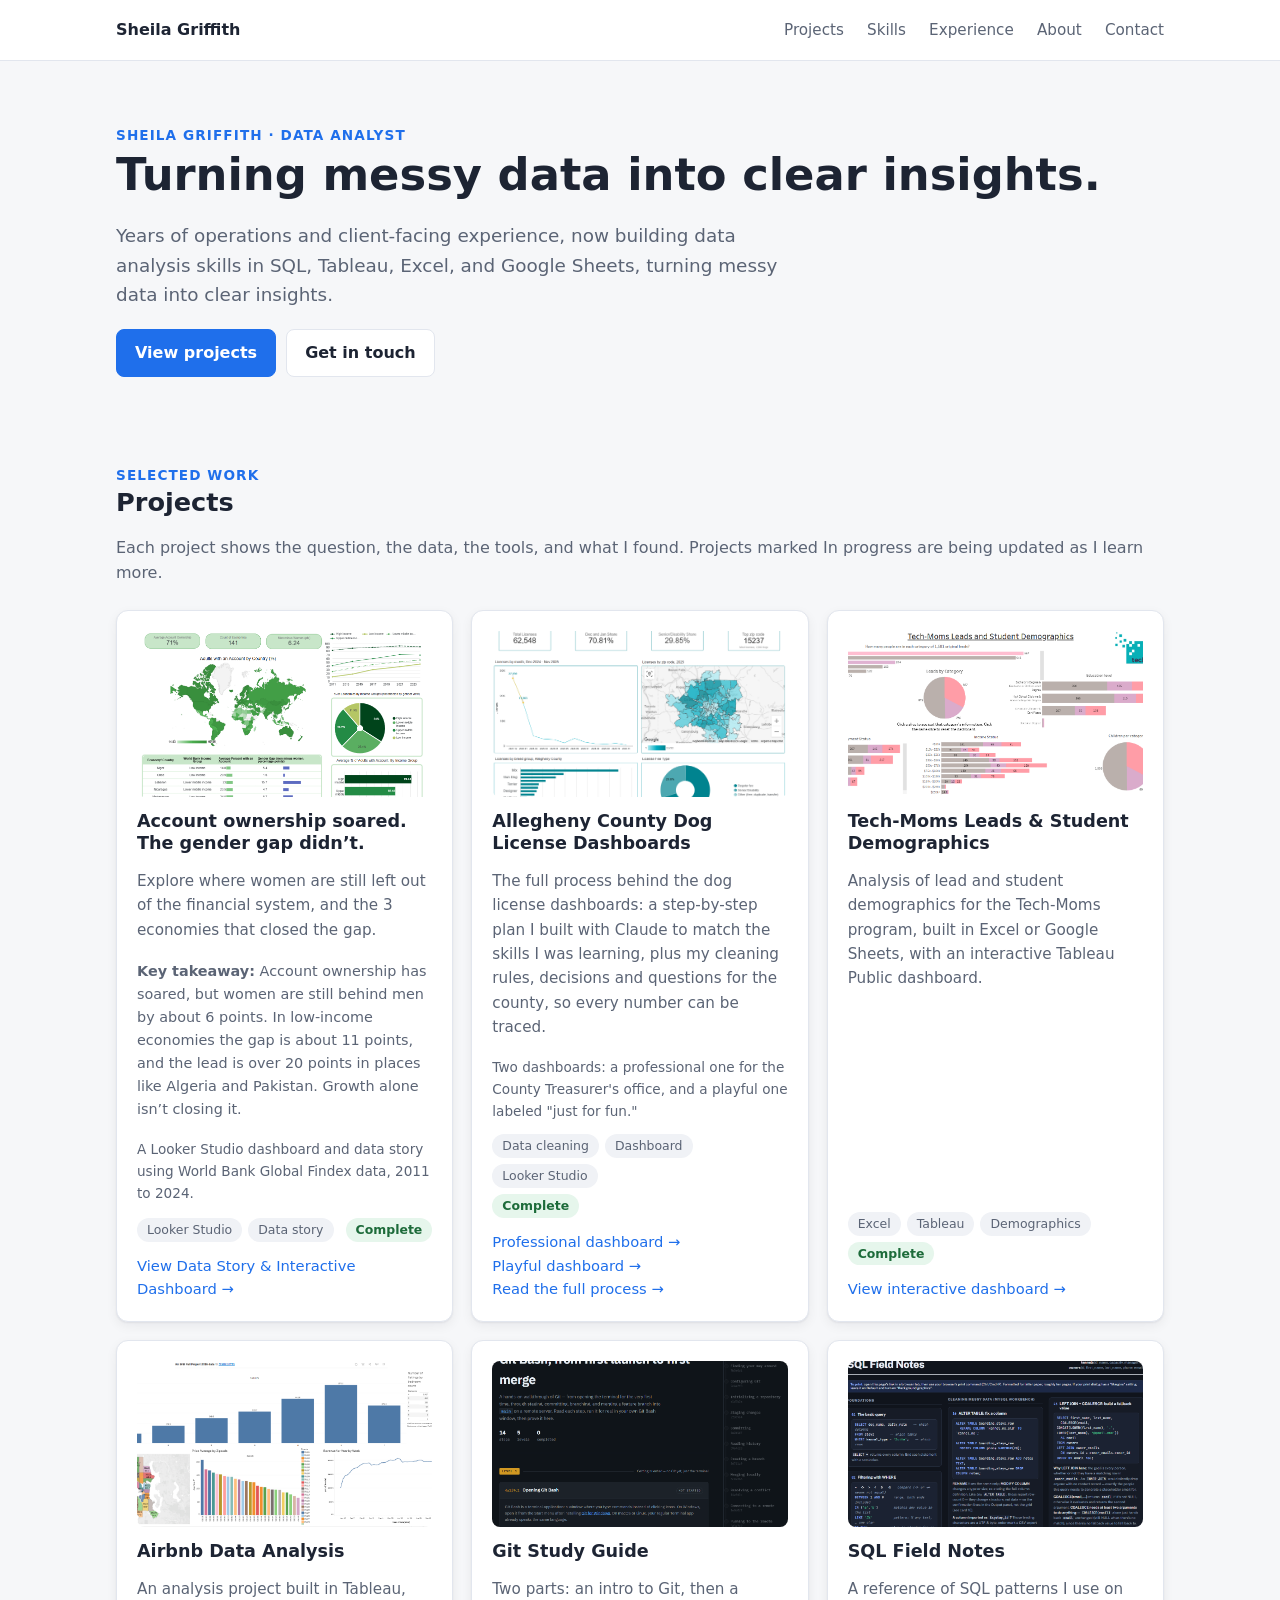
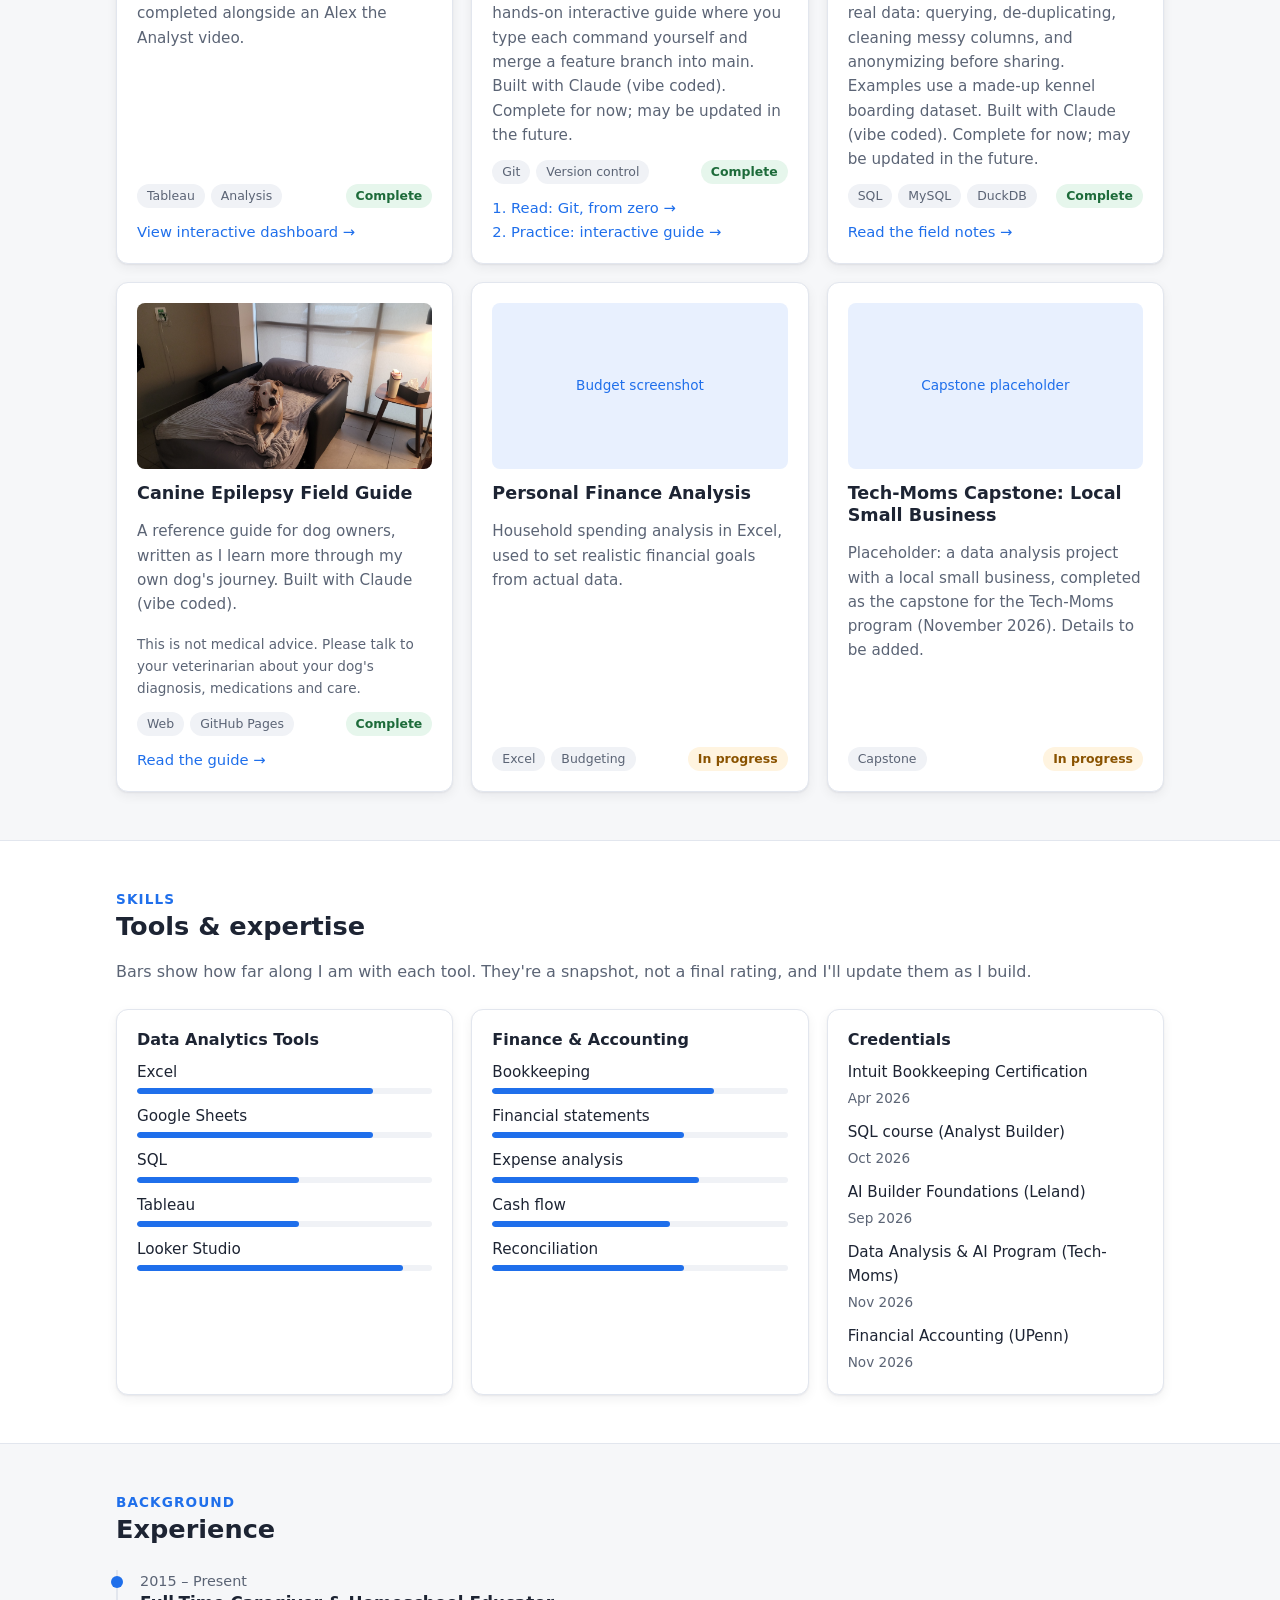
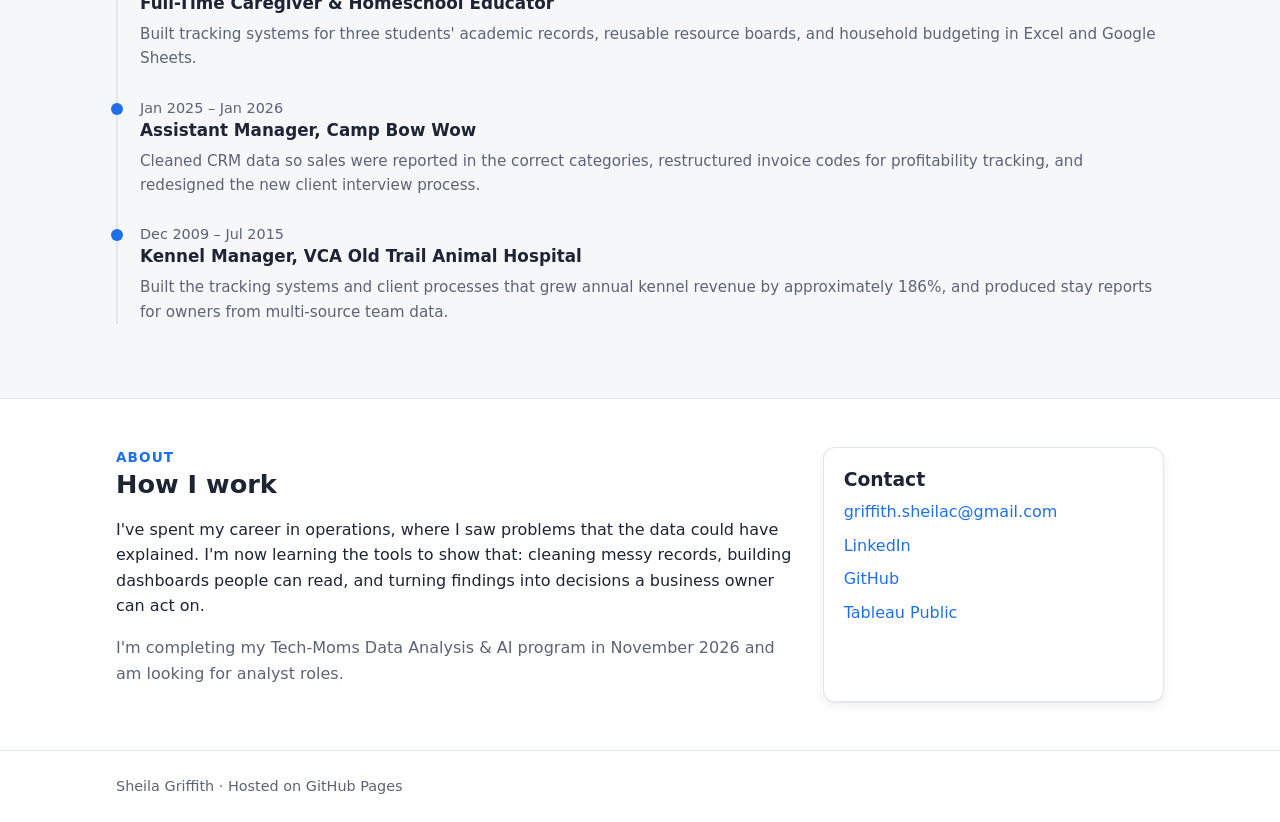
<file: index.html>
<!doctype html>
<html lang="en">
<head>
<meta charset="utf-8">
<meta name="viewport" content="width=device-width, initial-scale=1">
<title>Sheila Griffith | Data Analyst</title>
<meta name="description" content="Sheila Griffith, data analyst. Projects, skills, and visualizations for business data.">
<style>
  :root {
    --bg: #f6f7f9;
    --surface: #ffffff;
    --text: #1d2433;
    --muted: #5b6475;
    --accent: #1f6feb;
    --accent-soft: #e8f0fe;
    --border: #e2e6ee;
    --tag-bg: #f0f2f6;
    --progress-bg: #fff4e0;
    --progress-text: #8a5300;
    --done-bg: #e6f6ec;
    --done-text: #1d6b3a;
    --shadow: 0 1px 2px rgba(16,24,40,.06), 0 4px 12px rgba(16,24,40,.06);
  }
  @media (prefers-color-scheme: dark) {
    :root:not([data-theme="light"]) {
      --bg: #0f1420;
      --surface: #171e2d;
      --text: #e8ecf4;
      --muted: #a3adc2;
      --accent: #6ea8ff;
      --accent-soft: #1c2a44;
      --border: #263047;
      --tag-bg: #212a3d;
      --progress-bg: #3a2e14;
      --progress-text: #ffcf7a;
      --done-bg: #143222;
      --done-text: #7ee0a4;
      --shadow: 0 1px 2px rgba(0,0,0,.4), 0 4px 12px rgba(0,0,0,.3);
    }
  }
  :root[data-theme="dark"] {
    --bg: #0f1420;
    --surface: #171e2d;
    --text: #e8ecf4;
    --muted: #a3adc2;
    --accent: #6ea8ff;
    --accent-soft: #1c2a44;
    --border: #263047;
    --tag-bg: #212a3d;
    --progress-bg: #3a2e14;
    --progress-text: #ffcf7a;
    --done-bg: #143222;
    --done-text: #7ee0a4;
    --shadow: 0 1px 2px rgba(0,0,0,.4), 0 4px 12px rgba(0,0,0,.3);
  }

  * { box-sizing: border-box; }
  html { scroll-behavior: smooth; }
  body {
    margin: 0;
    background: var(--bg);
    color: var(--text);
    font: 16px/1.6 system-ui, -apple-system, "Segoe UI", Roboto, Helvetica, Arial, sans-serif;
  }
  a { color: var(--accent); text-decoration: none; }
  a:hover { text-decoration: underline; }
  .wrap { max-width: 1080px; margin: 0 auto; padding: 0 16px; }
  section { padding: 48px 0; }
  h1, h2, h3 { line-height: 1.25; margin: 0 0 8px; }
  h2 { font-size: 1.6rem; }
  .eyebrow { color: var(--accent); font-weight: 600; font-size: .85rem; letter-spacing: .08em; text-transform: uppercase; }
  .muted { color: var(--muted); }

  /* Header / nav */
  header.site { background: var(--surface); border-bottom: 1px solid var(--border); position: sticky; top: 0; z-index: 10; }
  header.site .wrap { display: flex; align-items: center; justify-content: space-between; min-height: 60px; gap: 12px; flex-wrap: wrap; }
  .brand { font-weight: 700; color: var(--text); }
  nav a { color: var(--muted); margin-left: 18px; font-size: .95rem; }
  nav a:hover { color: var(--text); text-decoration: none; }
  @media (max-width: 560px) { nav a { margin-left: 12px; } }

  /* Hero */
  .hero { padding: 64px 0 40px; }
  .hero h1 { font-size: clamp(2rem, 5vw, 2.8rem); }
  .hero .lead { font-size: 1.15rem; color: var(--muted); max-width: 680px; }
  .hero .cta { margin-top: 20px; display: flex; gap: 10px; flex-wrap: wrap; }
  .btn { display: inline-block; padding: 10px 18px; border-radius: 8px; border: 1px solid var(--border); background: var(--surface); color: var(--text); font-weight: 600; }
  .btn.primary { background: var(--accent); border-color: var(--accent); color: #fff; }
  .btn:hover { text-decoration: none; filter: brightness(.97); }

  /* Cards */
  .grid { display: grid; gap: 18px; grid-template-columns: repeat(auto-fit, minmax(260px, 1fr)); margin-top: 24px; }
  .card { background: var(--surface); border: 1px solid var(--border); border-radius: 12px; box-shadow: var(--shadow); padding: 20px; display: flex; flex-direction: column; }
  .card h3 { font-size: 1.1rem; }
  .card p { margin: 6px 0 12px; color: var(--muted); font-size: .95rem; }
  .card .viz { border-radius: 8px; background: var(--accent-soft); aspect-ratio: 16 / 9; display: flex; align-items: center; justify-content: center; color: var(--accent); font-size: .85rem; margin-bottom: 14px; overflow: hidden; }
  .card .viz img { width: 100%; height: 100%; object-fit: cover; display: block; }
  .card .foot { margin-top: auto; display: flex; flex-wrap: wrap; gap: 6px; align-items: center; justify-content: space-between; }
  .tags { display: flex; flex-wrap: wrap; gap: 6px; }
  .tag { background: var(--tag-bg); color: var(--muted); border-radius: 999px; padding: 2px 10px; font-size: .78rem; }
  .status { border-radius: 999px; padding: 2px 10px; font-size: .78rem; font-weight: 600; }
  .status.progress { background: var(--progress-bg); color: var(--progress-text); }
  .status.done { background: var(--done-bg); color: var(--done-text); }
  .card .links { margin-top: 12px; font-size: .92rem; }

  /* Skills */
  .skills { display: grid; gap: 18px; grid-template-columns: repeat(auto-fit, minmax(240px, 1fr)); margin-top: 24px; }
  .skill-card h3 { font-size: 1rem; margin-bottom: 10px; }
  .skill-list { list-style: none; padding: 0; margin: 0; display: grid; gap: 10px; }
  .skill-list li { display: flex; flex-direction: column; gap: 4px; font-size: .95rem; }
  .skill-list .bar { height: 6px; background: var(--tag-bg); border-radius: 999px; overflow: hidden; }
  .skill-list .bar span { display: block; height: 100%; background: var(--accent); border-radius: 999px; }
  .skill-note { font-size: .85rem; color: var(--muted); margin-top: 12px; }

  /* Timeline */
  .timeline { margin-top: 24px; border-left: 2px solid var(--border); padding-left: 22px; }
  .timeline .item { position: relative; margin-bottom: 26px; }
  .timeline .item::before { content: ""; position: absolute; left: -29px; top: 6px; width: 12px; height: 12px; border-radius: 50%; background: var(--accent); }
  .timeline .item h3 { font-size: 1.05rem; }
  .timeline .item .when { color: var(--muted); font-size: .9rem; }
  .timeline .item p { margin: 6px 0 0; color: var(--muted); font-size: .95rem; }

  /* About */
  .about { display: grid; gap: 24px; grid-template-columns: 1fr; }
  @media (min-width: 760px) { .about { grid-template-columns: 2fr 1fr; } }
  .contact-card { background: var(--surface); border: 1px solid var(--border); border-radius: 12px; padding: 20px; box-shadow: var(--shadow); }
  .contact-card a { display: block; margin: 8px 0; }

  footer.site { border-top: 1px solid var(--border); padding: 24px 0; color: var(--muted); font-size: .9rem; background: var(--surface); }
</style>
</head>
<body>

<header class="site">
  <div class="wrap">
    <a class="brand" href="#top">Sheila Griffith</a>
    <nav>
      <a href="#projects">Projects</a>
      <a href="#skills">Skills</a>
      <a href="#experience">Experience</a>
      <a href="#about">About</a>
      <a href="#contact">Contact</a>
    </nav>
  </div>
</header>

<main id="top">

  <!-- HERO -->
  <section class="hero">
    <div class="wrap">
      <div class="eyebrow">Sheila Griffith &middot; Data Analyst</div>
      <h1>Turning messy data into clear insights.</h1>
      <p class="lead">Years of operations and client-facing experience, now building data analysis skills in SQL, Tableau, Excel, and Google Sheets, turning messy data into clear insights.</p>
      <div class="cta">
        <a class="btn primary" href="#projects">View projects</a>
        <a class="btn" href="#contact">Get in touch</a>
      </div>
    </div>
  </section>

  <!-- PROJECTS -->
  <section id="projects">
    <div class="wrap">
      <div class="eyebrow">Selected work</div>
      <h2>Projects</h2>
      <p class="muted">Each project shows the question, the data, the tools, and what I found. Projects marked In progress are being updated as I learn more.</p>

      <div class="grid">

        <article class="card">
          <div class="viz"><img src="images/world-findex.png" alt="World Findex worldwide dashboard in Looker Studio"></div>
          <h3>Account ownership soared. The gender gap didn&rsquo;t.</h3>
          <p>Explore where women are still left out of the financial system, and the 3 economies that closed the gap.</p>
          <p class="muted" style="font-size:.9rem;"><strong>Key takeaway:</strong> Account ownership has soared, but women are still behind men by about 6 points. In low-income economies the gap is about 11 points, and the lead is over 20 points in places like Algeria and Pakistan. Growth alone isn&rsquo;t closing it.</p>
          <p class="muted" style="font-size:.85rem;">A Looker Studio dashboard and data story using World Bank Global Findex data, 2011 to 2024.</p>
          <div class="foot">
            <div class="tags"><span class="tag">Looker Studio</span><span class="tag">Data story</span></div>
            <span class="status done">Complete</span>
          </div>
          <div class="links"><a href="https://datastudio.google.com/reporting/c3246a98-5307-43d2-9dd3-d611e642d518" target="_blank" rel="noopener">View Data Story &amp; Interactive Dashboard →</a></div>
        </article>

        <article class="card">
          <div class="viz"><img src="images/dog-license.png" alt="Allegheny County dog license professional dashboard in Looker Studio"></div>
          <h3>Allegheny County Dog License Dashboards</h3>
          <p>The full process behind the dog license dashboards: a step-by-step plan I built with Claude to match the skills I was learning, plus my cleaning rules, decisions and questions for the county, so every number can be traced.</p>
          <p class="muted" style="font-size:.85rem;">Two dashboards: a professional one for the County Treasurer's office, and a playful one labeled "just for fun."</p>
          <div class="foot">
            <div class="tags"><span class="tag">Data cleaning</span><span class="tag">Dashboard</span><span class="tag">Looker Studio</span></div>
            <span class="status done">Complete</span>
          </div>
          <div class="links">
            <a href="https://datastudio.google.com/u/0/reporting/eb51ea22-c551-4396-a049-e248733a4a96/page/qXCBG" target="_blank" rel="noopener">Professional dashboard →</a><br>
            <a href="https://datastudio.google.com/u/0/reporting/6f5530ad-e1f9-4453-b595-c240f98c1c42/page/qXCBG" target="_blank" rel="noopener">Playful dashboard →</a><br>
            <a href="https://claude.ai/artifact/PUicJXneoismyWJWvw9eH9" target="_blank" rel="noopener">Read the full process →</a>
          </div>
        </article>

        <article class="card">
          <div class="viz"><img src="images/tech-moms-demographics.png" alt="Tech-Moms leads and student demographics dashboard in Tableau"></div>
          <h3>Tech-Moms Leads &amp; Student Demographics</h3>
          <p>Analysis of lead and student demographics for the Tech-Moms program, built in Excel or Google Sheets, with an interactive Tableau Public dashboard.</p>
          <div class="foot">
            <div class="tags"><span class="tag">Excel</span><span class="tag">Tableau</span><span class="tag">Demographics</span></div>
            <span class="status done">Complete</span>
          </div>
          <div class="links"><a href="https://public.tableau.com/app/profile/sheila.griffith/viz/Tech-Moms-Demographics/Dashboard2" target="_blank" rel="noopener">View interactive dashboard →</a></div>
        </article>

        <article class="card">
          <div class="viz"><img src="images/airbnb-tableau.png" alt="Airbnb data analysis dashboard built in Tableau"></div>
          <h3>Airbnb Data Analysis</h3>
          <p>An analysis project built in Tableau, completed alongside an Alex the Analyst video.</p>
          <div class="foot">
            <div class="tags"><span class="tag">Tableau</span><span class="tag">Analysis</span></div>
            <span class="status done">Complete</span>
          </div>
          <div class="links"><a href="https://public.tableau.com/shared/SW9MS5MQ9?:display_count=n&amp;:origin=viz_share_link" target="_blank" rel="noopener">View interactive dashboard →</a></div>
        </article>

        <article class="card">
          <div class="viz"><img src="images/git-study-guide.png" alt="Git Study Guide: interactive Git Bash practice"></div>
          <h3>Git Study Guide</h3>
          <p>Two parts: an intro to Git, then a hands-on interactive guide where you type each command yourself and merge a feature branch into main. Built with Claude (vibe coded). Complete for now; may be updated in the future.</p>
          <div class="foot">
            <div class="tags"><span class="tag">Git</span><span class="tag">Version control</span></div>
            <span class="status done">Complete</span>
          </div>
          <div class="links"><a href="https://scgriffith.github.io/git-explained.html">1. Read: Git, from zero →</a><br><a href="https://scgriffith.github.io/git-bash-study-guide.html">2. Practice: interactive guide →</a></div>
        </article>


        <article class="card">
          <div class="viz"><img src="images/sql-field-notes.png" alt="SQL Field Notes reference sheet"></div>
          <h3>SQL Field Notes</h3>
          <p>A reference of SQL patterns I use on real data: querying, de-duplicating, cleaning messy columns, and anonymizing before sharing. Examples use a made-up kennel boarding dataset. Built with Claude (vibe coded). Complete for now; may be updated in the future.</p>
          <div class="foot">
            <div class="tags"><span class="tag">SQL</span><span class="tag">MySQL</span><span class="tag">DuckDB</span></div>
            <span class="status done">Complete</span>
          </div>
          <div class="links"><a href="https://claude.ai/artifact/N3zpkjuiYUgeoyumE7KEQM" target="_blank" rel="noopener">Read the field notes →</a></div>
        </article>

        <article class="card">
          <div class="viz"><img src="images/canine-epilepsy.jpg" alt="My dog, the inspiration for the canine epilepsy field guide"></div>
          <h3>Canine Epilepsy Field Guide</h3>
          <p>A reference guide for dog owners, written as I learn more through my own dog's journey. Built with Claude (vibe coded).</p>
          <p class="muted" style="font-size:.85rem;">This is not medical advice. Please talk to your veterinarian about your dog's diagnosis, medications and care.</p>
          <div class="foot">
            <div class="tags"><span class="tag">Web</span><span class="tag">GitHub Pages</span></div>
            <span class="status done">Complete</span>
          </div>
          <div class="links"><a href="https://scgriffith.github.io/epilepsy-site/canine-epilepsy-guide.html">Read the guide →</a></div>
        </article>

        <article class="card">
          <div class="viz">Budget screenshot</div>
          <h3>Personal Finance Analysis</h3>
          <p>Household spending analysis in Excel, used to set realistic financial goals from actual data.</p>
          <div class="foot">
            <div class="tags"><span class="tag">Excel</span><span class="tag">Budgeting</span></div>
            <span class="status progress">In progress</span>
          </div>
        </article>

        <article class="card">
          <div class="viz">Capstone placeholder</div>
          <h3>Tech-Moms Capstone: Local Small Business</h3>
          <p>Placeholder: a data analysis project with a local small business, completed as the capstone for the Tech-Moms program (November 2026). Details to be added.</p>
          <div class="foot">
            <div class="tags"><span class="tag">Capstone</span></div>
            <span class="status progress">In progress</span>
          </div>
        </article>

      </div>
    </div>
  </section>

  <!-- SKILLS -->
  <section id="skills" style="background: var(--surface); border-top: 1px solid var(--border); border-bottom: 1px solid var(--border);">
    <div class="wrap">
      <div class="eyebrow">Skills</div>
      <h2>Tools &amp; expertise</h2>
      <p class="muted">Bars show how far along I am with each tool. They're a snapshot, not a final rating, and I'll update them as I build.</p>

      <div class="skills">
        <div class="card skill-card">
          <h3>Data Analytics Tools</h3>
          <ul class="skill-list">
            <li>Excel <div class="bar"><span style="width: 80%"></span></div></li>
            <li>Google Sheets <div class="bar"><span style="width: 80%"></span></div></li>
            <li>SQL <div class="bar"><span style="width: 55%"></span></div></li>
            <li>Tableau <div class="bar"><span style="width: 55%"></span></div></li>
            <li>Looker Studio <div class="bar"><span style="width: 90%"></span></div></li>
          </ul>
        </div>

        <div class="card skill-card">
          <h3>Finance &amp; Accounting</h3>
          <ul class="skill-list">
            <li>Bookkeeping <div class="bar"><span style="width: 75%"></span></div></li>
            <li>Financial statements <div class="bar"><span style="width: 65%"></span></div></li>
            <li>Expense analysis <div class="bar"><span style="width: 70%"></span></div></li>
            <li>Cash flow <div class="bar"><span style="width: 60%"></span></div></li>
            <li>Reconciliation <div class="bar"><span style="width: 65%"></span></div></li>
          </ul>
        </div>

        <div class="card skill-card">
          <h3>Credentials</h3>
          <ul class="skill-list">
            <li>Intuit Bookkeeping Certification <span class="muted" style="font-size:.85rem">Apr 2026</span></li>
            <li>SQL course (Analyst Builder) <span class="muted" style="font-size:.85rem">Oct 2026</span></li>
            <li>AI Builder Foundations (Leland) <span class="muted" style="font-size:.85rem">Sep 2026</span></li>
            <li>Data Analysis &amp; AI Program (Tech-Moms) <span class="muted" style="font-size:.85rem">Nov 2026</span></li>
            <li>Financial Accounting (UPenn) <span class="muted" style="font-size:.85rem">Nov 2026</span></li>
          </ul>
        </div>
      </div>
    </div>
  </section>

  <!-- EXPERIENCE -->
  <section id="experience">
    <div class="wrap">
      <div class="eyebrow">Background</div>
      <h2>Experience</h2>
      <div class="timeline">
        <div class="item">
          <div class="when">2015 – Present</div>
          <h3>Full-Time Caregiver &amp; Homeschool Educator</h3>
          <p>Built tracking systems for three students' academic records, reusable resource boards, and household budgeting in Excel and Google Sheets.</p>
        </div>
        <div class="item">
          <div class="when">Jan 2025 – Jan 2026</div>
          <h3>Assistant Manager, Camp Bow Wow</h3>
          <p>Cleaned CRM data so sales were reported in the correct categories, restructured invoice codes for profitability tracking, and redesigned the new client interview process.</p>
        </div>
        <div class="item">
          <div class="when">Dec 2009 – Jul 2015</div>
          <h3>Kennel Manager, VCA Old Trail Animal Hospital</h3>
          <p>Built the tracking systems and client processes that grew annual kennel revenue by approximately 186%, and produced stay reports for owners from multi-source team data.</p>
        </div>
      </div>
    </div>
  </section>

  <!-- ABOUT -->
  <section id="about" style="background: var(--surface); border-top: 1px solid var(--border);">
    <div class="wrap about">
      <div>
        <div class="eyebrow">About</div>
        <h2>How I work</h2>
        <p>I've spent my career in operations, where I saw problems that the data could have explained. I'm now learning the tools to show that: cleaning messy records, building dashboards people can read, and turning findings into decisions a business owner can act on.</p>
        <p class="muted">I'm completing my Tech-Moms Data Analysis &amp; AI program in November 2026 and am looking for analyst roles.</p>
      </div>
      <div class="contact-card" id="contact">
        <h3>Contact</h3>
        <a href="mailto:griffith.sheilac@gmail.com">griffith.sheilac@gmail.com</a>
        <a href="https://www.linkedin.com/in/sheila-griffith-7232a83a6" target="_blank" rel="noopener">LinkedIn</a>
        <a href="https://github.com/scgriffith" target="_blank" rel="noopener">GitHub</a>
        <a href="https://public.tableau.com/app/profile/sheila.griffith" target="_blank" rel="noopener">Tableau Public</a>
      </div>
    </div>
  </section>

</main>

<footer class="site">
  <div class="wrap">
    Sheila Griffith · Hosted on GitHub Pages
  </div>
</footer>

</body>
</html>
</file>
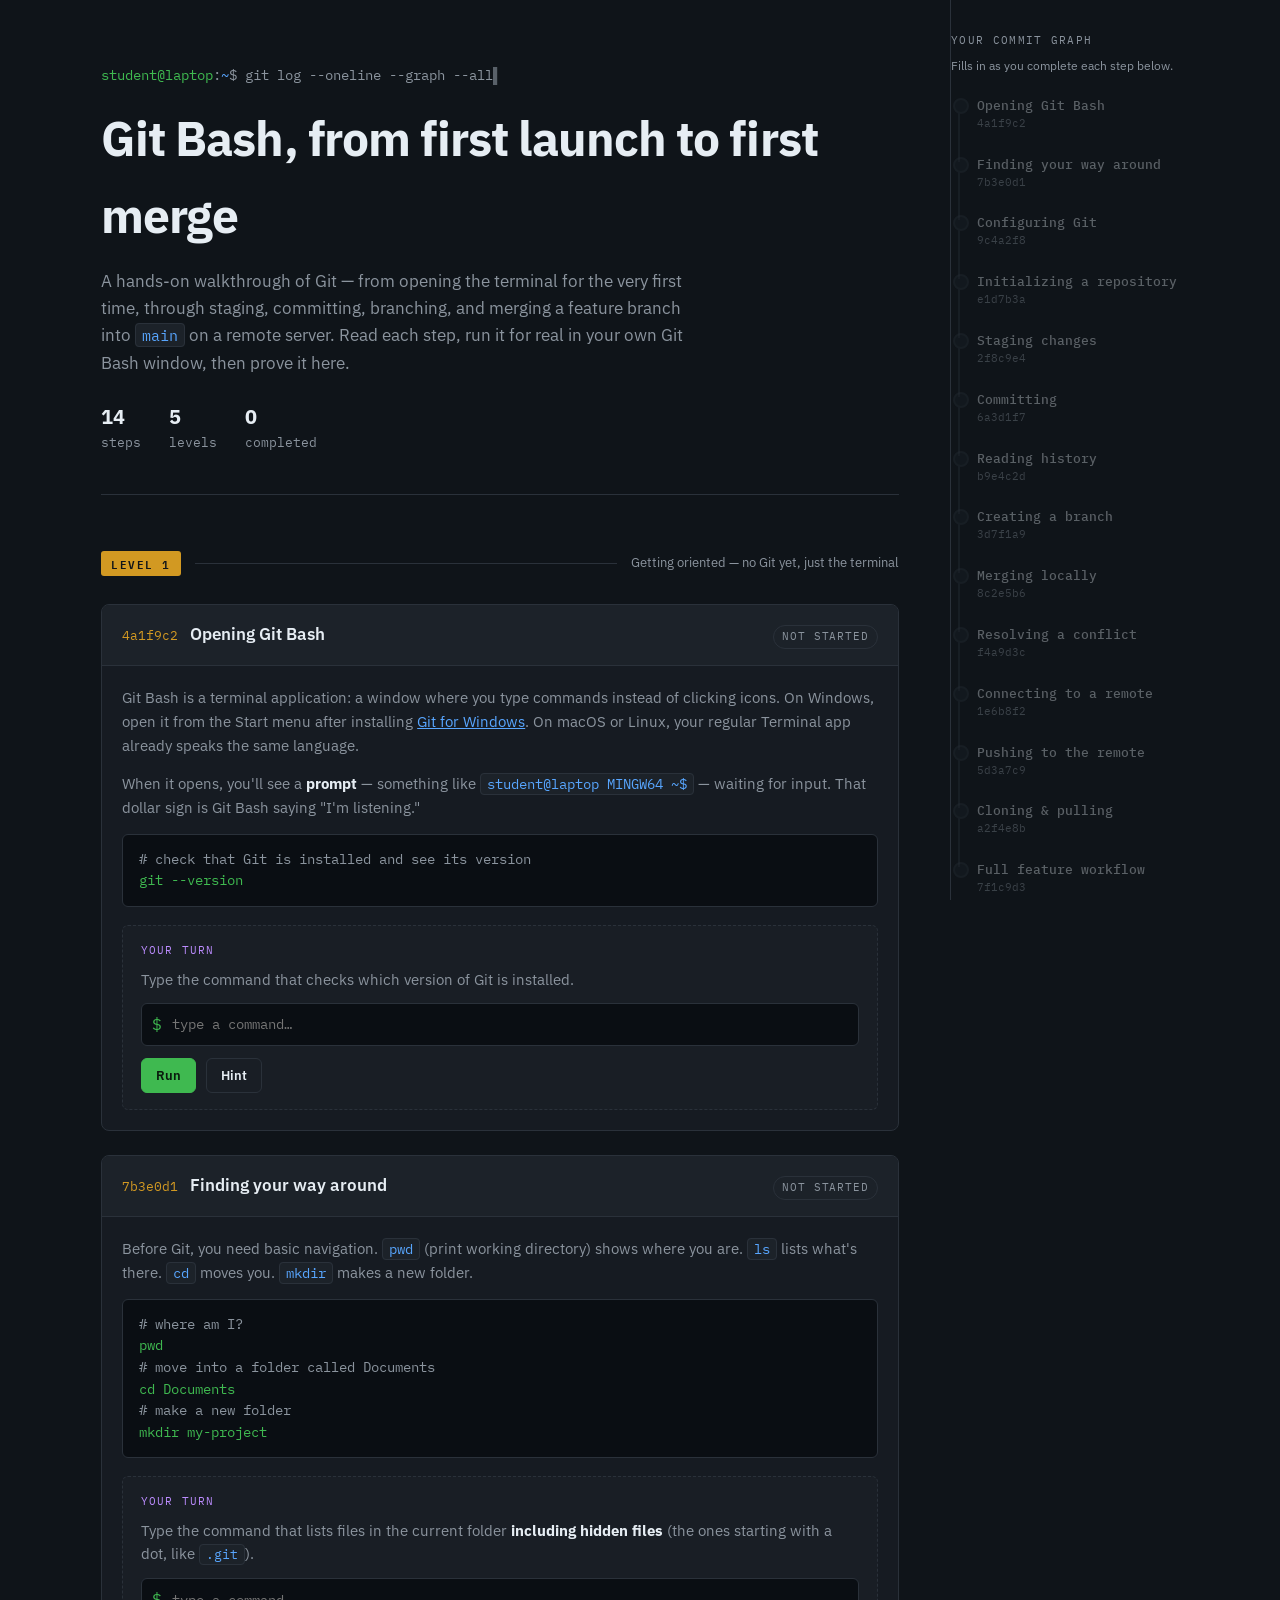
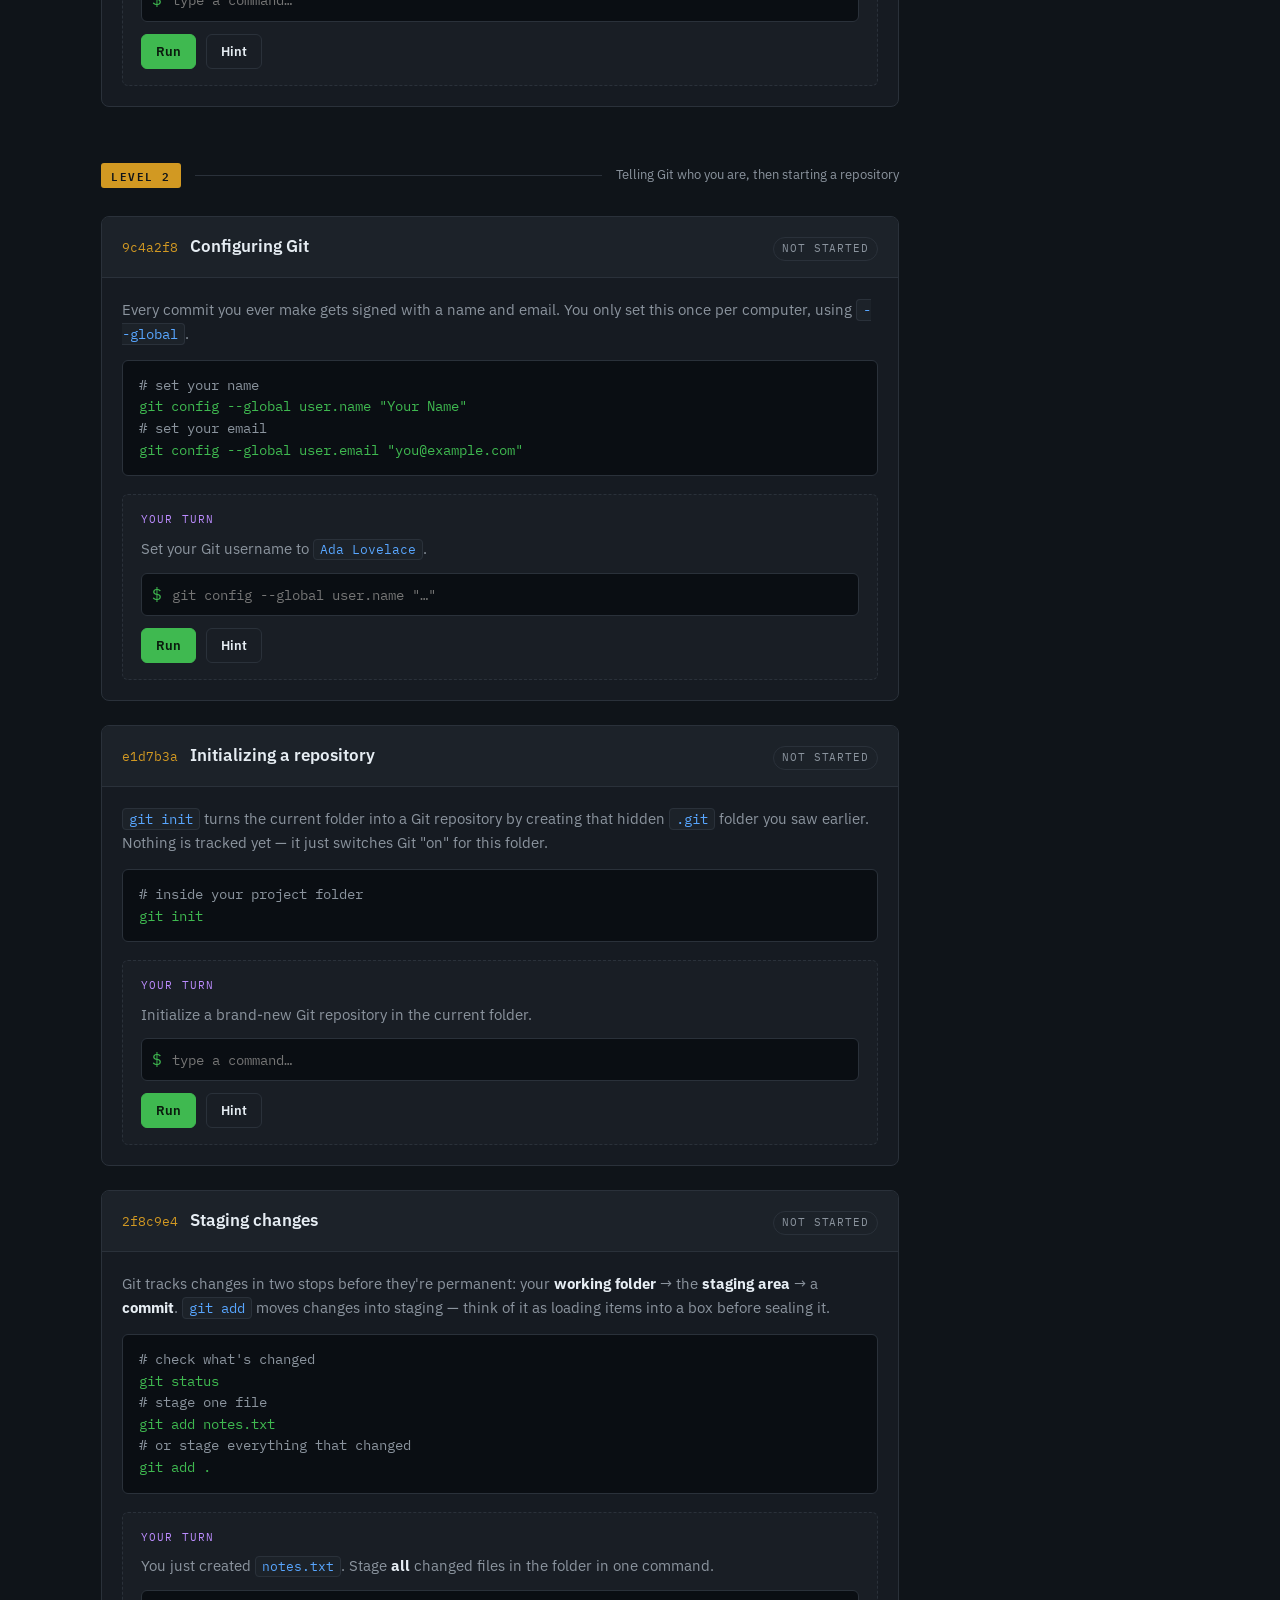
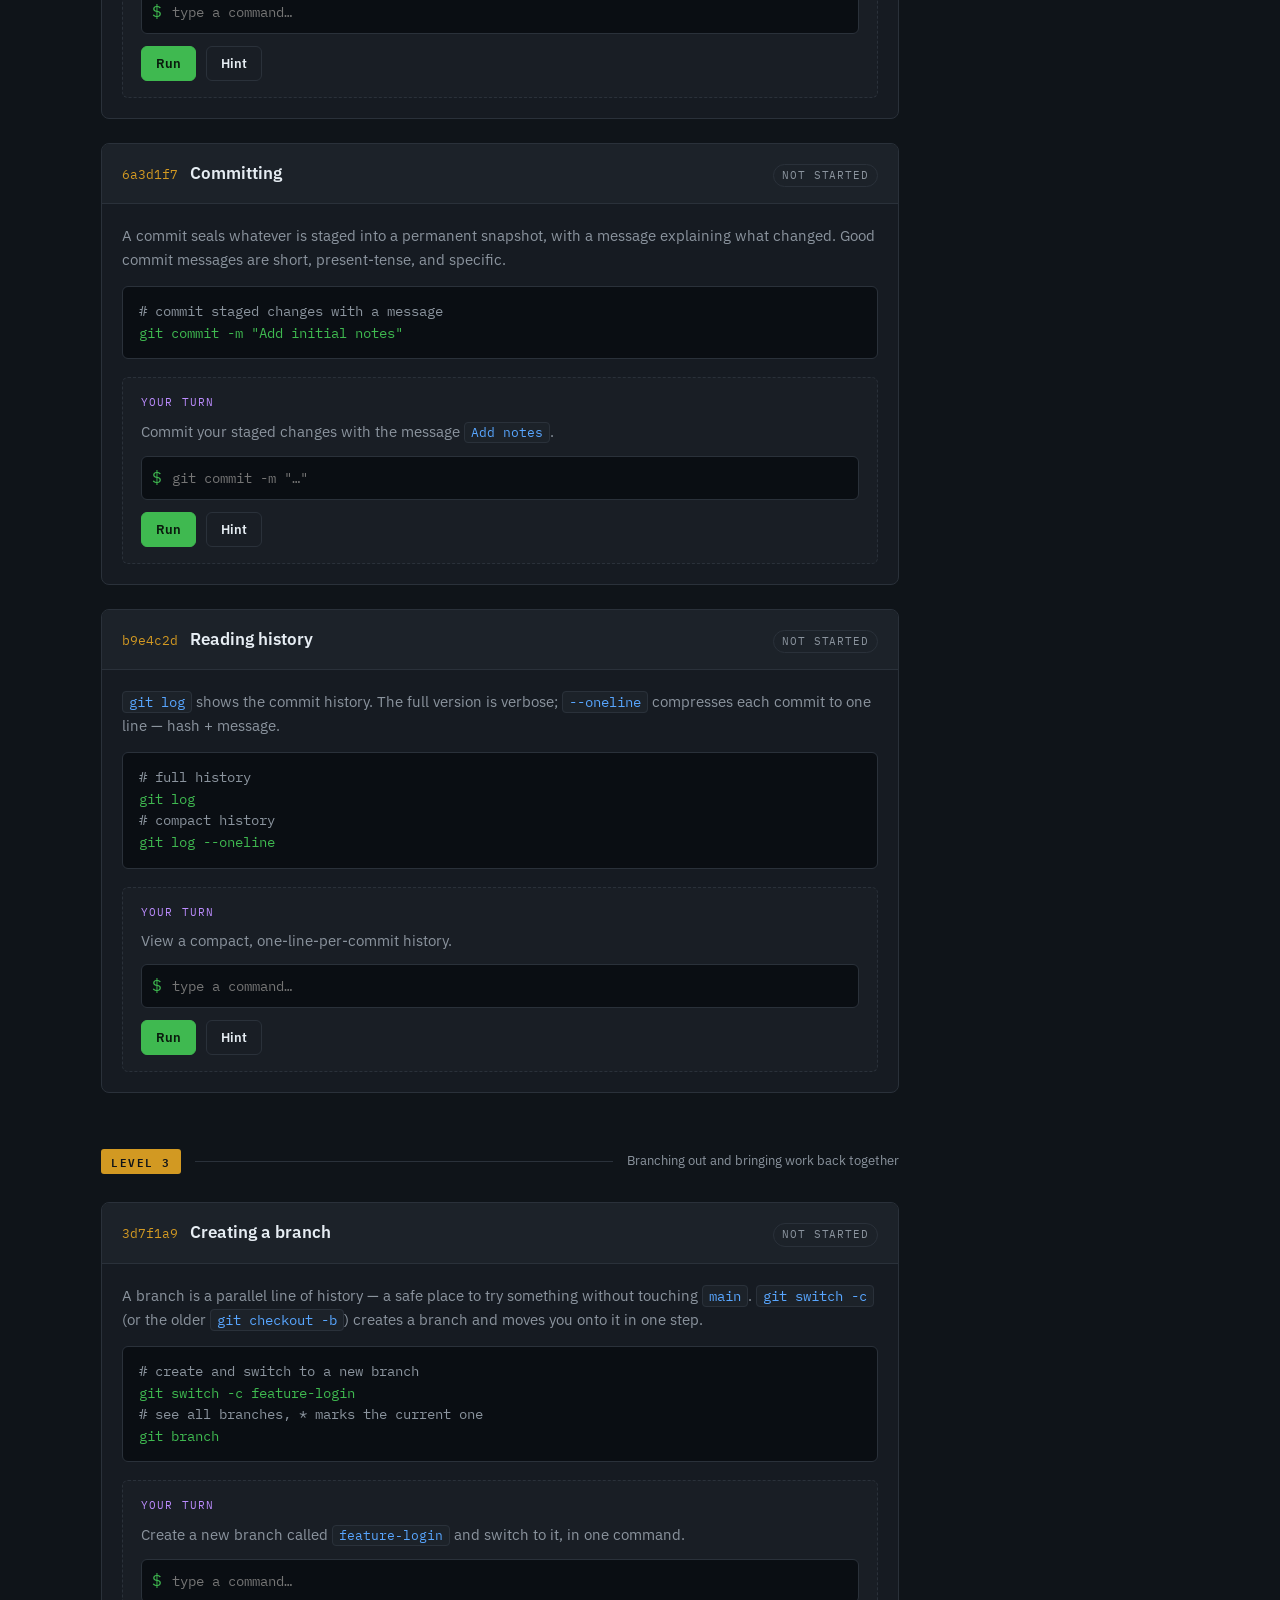
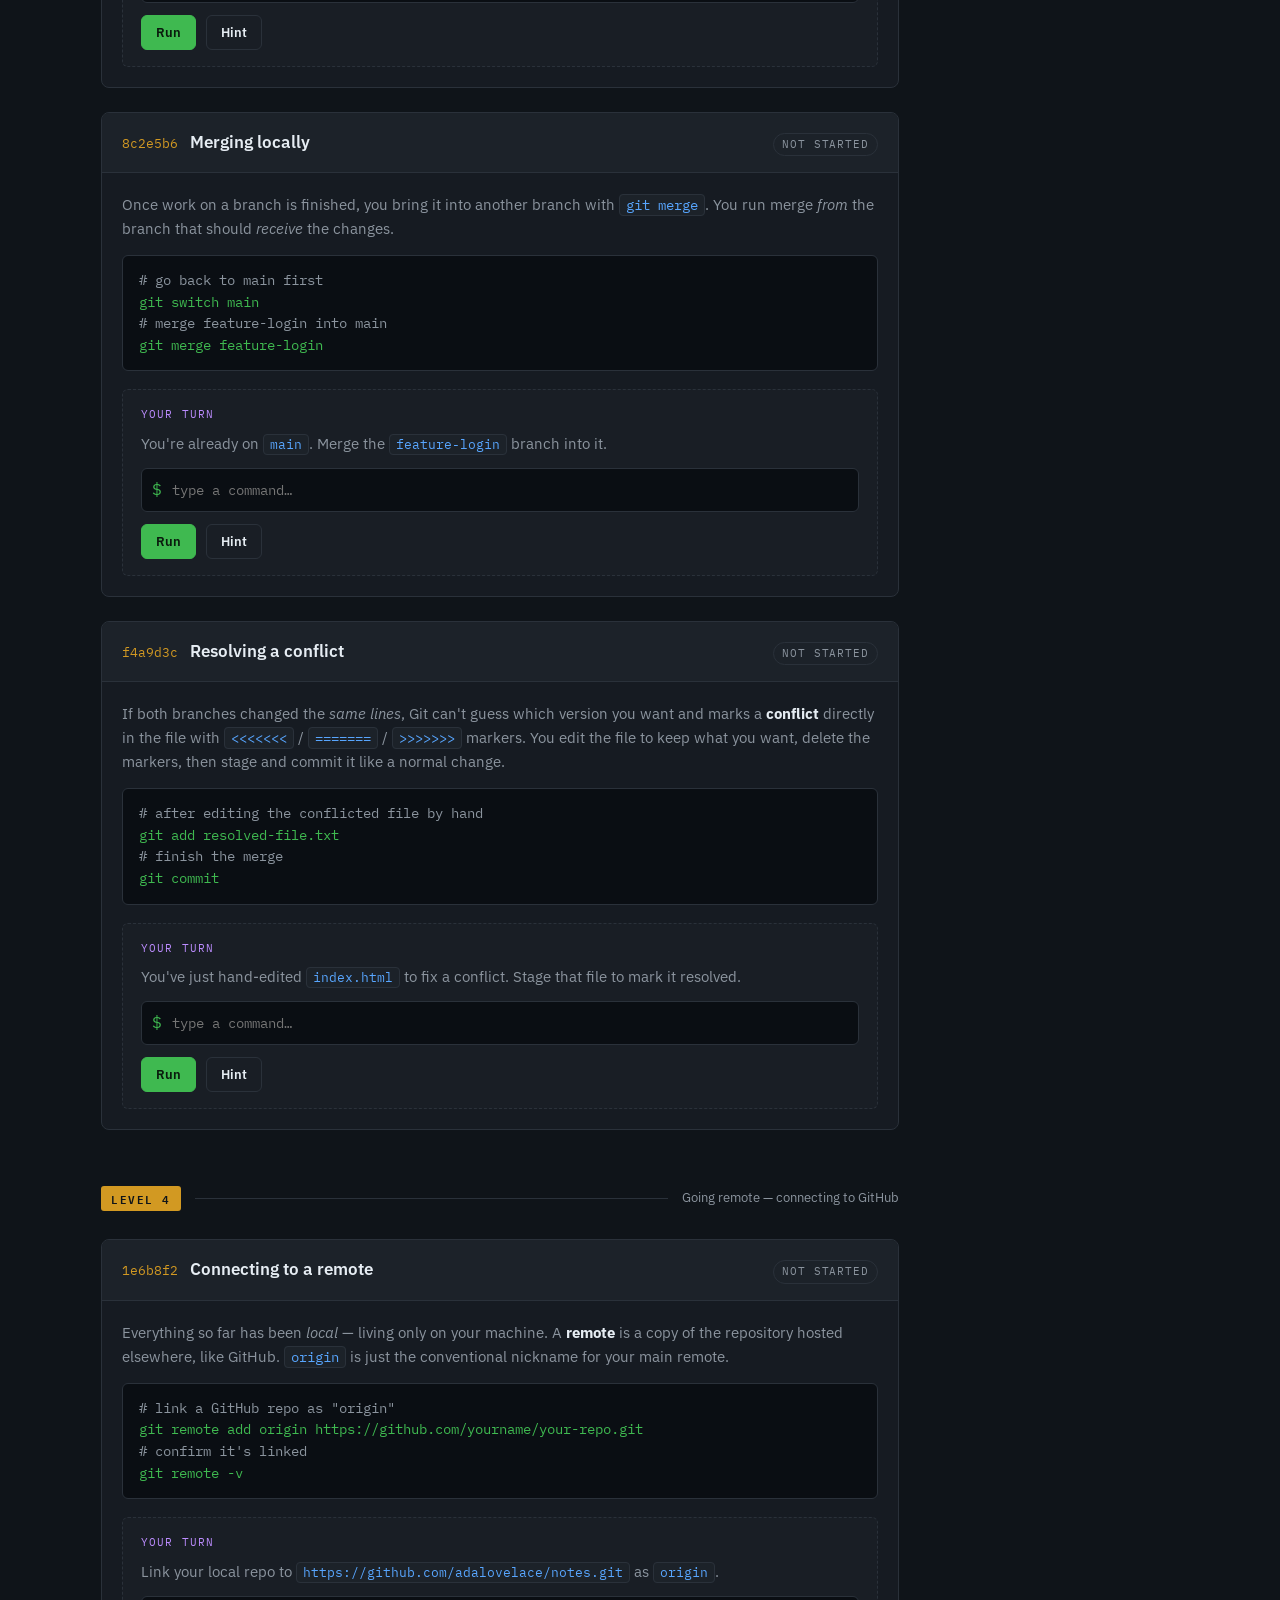
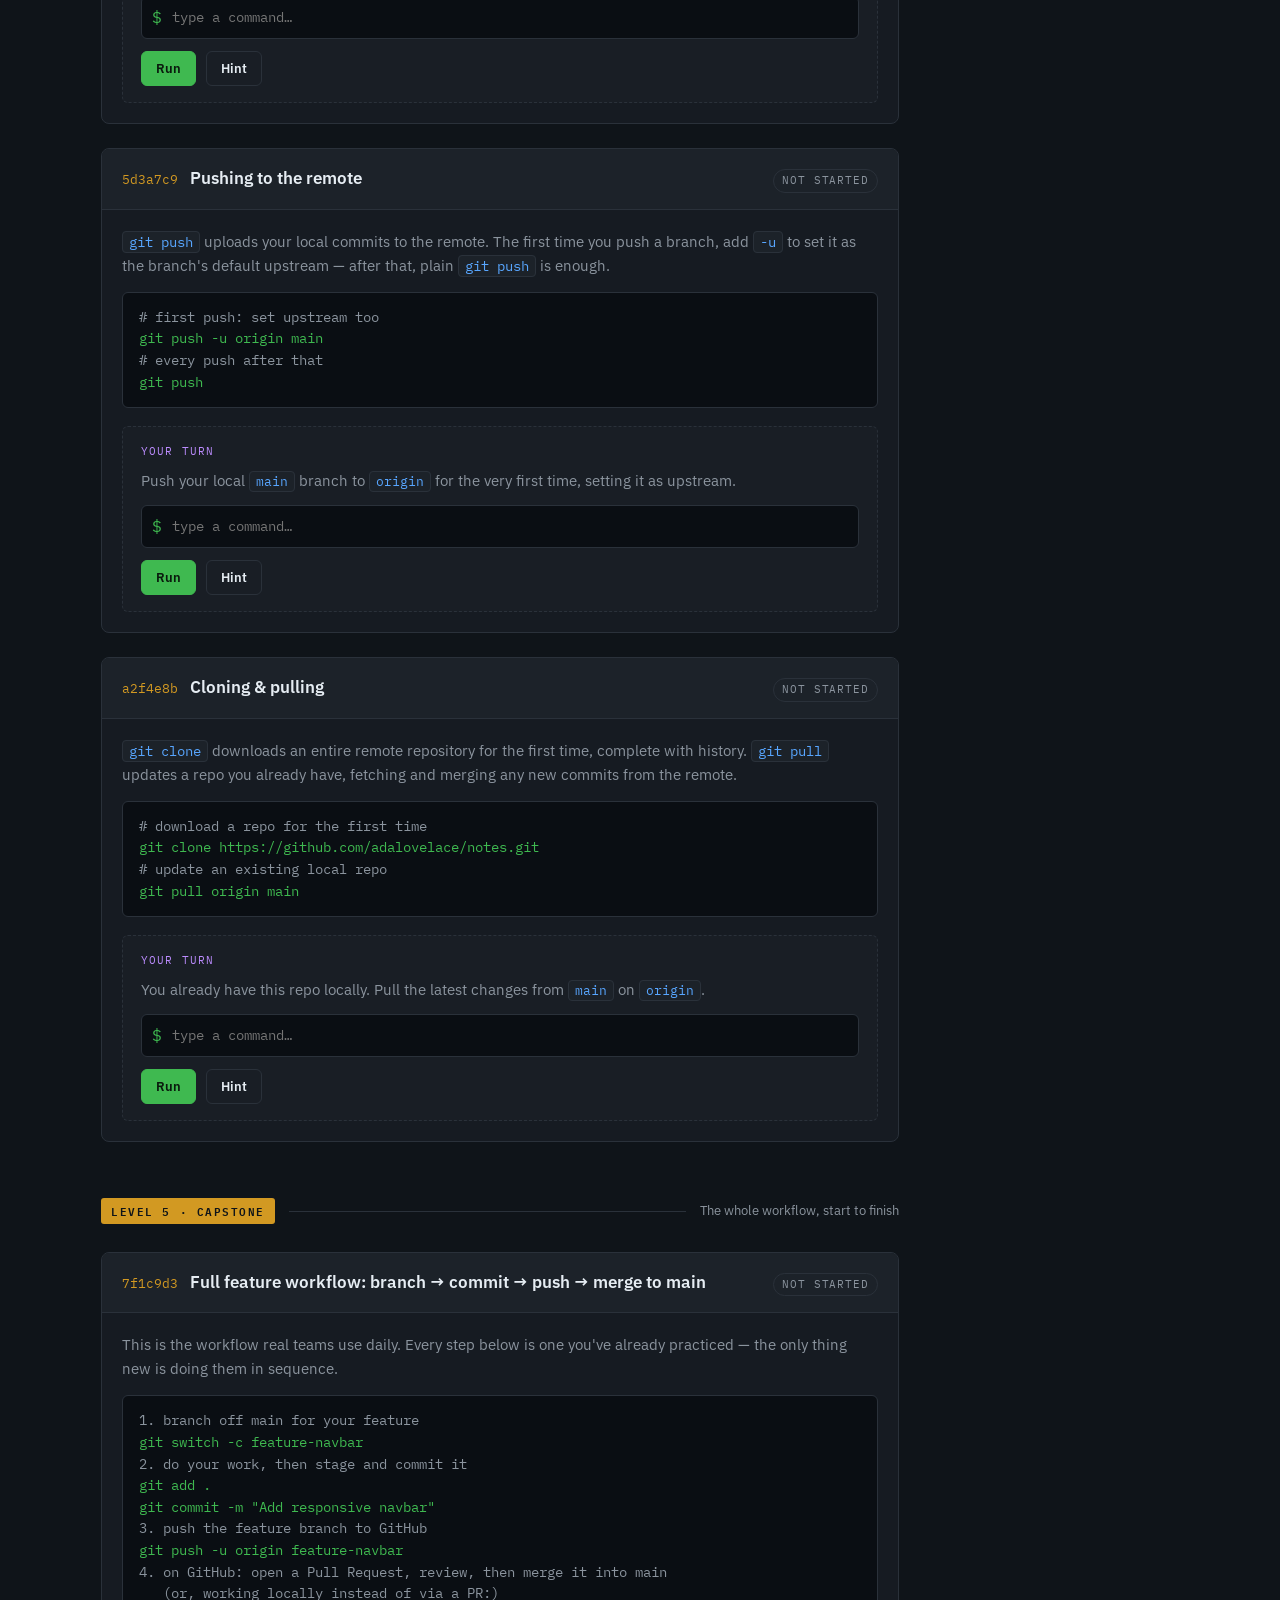
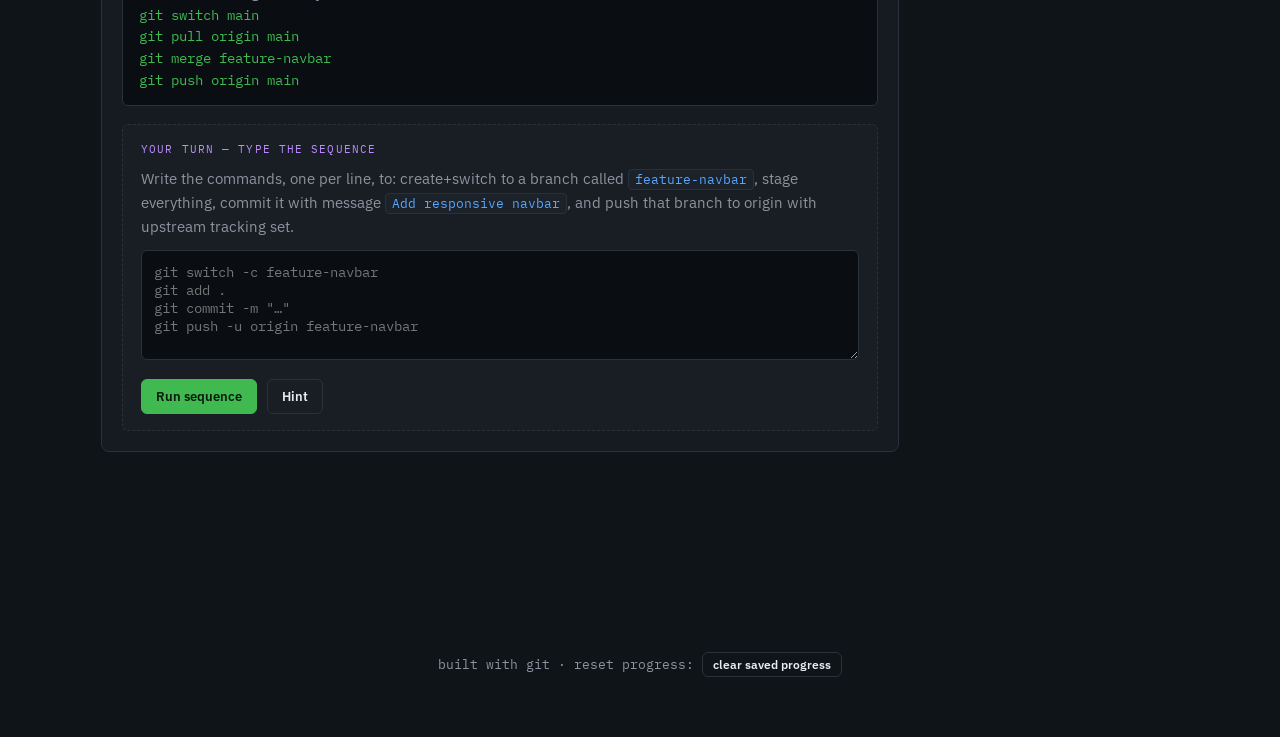
<file: git-bash-study-guide.html>
<!DOCTYPE html>
<html lang="en">
<head>
<meta charset="UTF-8">
<meta name="viewport" content="width=device-width, initial-scale=1.0">
<title>Git Bash: An Interactive Study Guide</title>
<link rel="preconnect" href="https://fonts.googleapis.com">
<link rel="preconnect" href="https://fonts.gstatic.com" crossorigin>
<link href="https://fonts.googleapis.com/css2?family=IBM+Plex+Mono:wght@400;500;600;700&family=IBM+Plex+Sans:wght@400;500;600;700&display=swap" rel="stylesheet">
<style>
  :root{
    --bg:#0f1419;
    --bg-panel:#161b22;
    --bg-panel-2:#1c2229;
    --text:#e6edf3;
    --text-dim:#8b949e;
    --border:#2a313a;
    --amber:#d29922;
    --green:#3fb950;
    --red:#f85149;
    --blue:#58a6ff;
    --purple:#bc8cff;
    --mono:'IBM Plex Mono', ui-monospace, Menlo, monospace;
    --sans:'IBM Plex Sans', system-ui, sans-serif;
  }
  *{box-sizing:border-box;}
  html{scroll-behavior:smooth;}
  body{
    margin:0;
    background:var(--bg);
    color:var(--text);
    font-family:var(--sans);
    line-height:1.6;
  }
  a{color:var(--blue);}

  /* ---------- Layout ---------- */
  .page{
    display:grid;
    grid-template-columns:minmax(0,1fr) 280px;
    max-width:1180px;
    margin:0 auto;
    gap:0;
  }
  main{padding:0 clamp(20px,4vw,56px) 120px;min-width:0;}
  aside.graph-rail{
    position:sticky;
    top:0;
    height:100vh;
    padding:32px 20px 32px 0;
    border-left:1px solid var(--border);
    overflow-y:auto;
  }
  @media (max-width:920px){
    .page{grid-template-columns:1fr;}
    aside.graph-rail{
      position:static;
      height:auto;
      border-left:none;
      border-top:1px solid var(--border);
      padding:20px;
    }
  }

  /* ---------- Hero ---------- */
  .hero{
    padding:64px 0 40px;
    border-bottom:1px solid var(--border);
  }
  .hero .prompt-line{
    font-family:var(--mono);
    font-size:14px;
    color:var(--text-dim);
    margin-bottom:14px;
  }
  .hero .prompt-line .user{color:var(--green);}
  .hero .prompt-line .path{color:var(--blue);}
  .hero h1{
    font-size:clamp(32px,5vw,48px);
    margin:0 0 14px;
    font-weight:700;
    letter-spacing:-0.02em;
  }
  .hero p.lede{
    font-size:17px;
    color:var(--text-dim);
    max-width:60ch;
    margin:0 0 24px;
  }
  .hero .stat-row{
    display:flex;
    gap:28px;
    flex-wrap:wrap;
    font-family:var(--mono);
    font-size:13px;
    color:var(--text-dim);
  }
  .hero .stat-row strong{color:var(--text);font-size:20px;display:block;font-family:var(--sans);}

  /* ---------- Level dividers ---------- */
  .level-divider{
    margin:56px 0 28px;
    display:flex;
    align-items:center;
    gap:14px;
  }
  .level-divider .tag{
    font-family:var(--mono);
    font-size:11px;
    letter-spacing:0.14em;
    text-transform:uppercase;
    color:var(--bg);
    background:var(--amber);
    padding:4px 10px;
    border-radius:3px;
    white-space:nowrap;
    font-weight:600;
  }
  .level-divider .line{flex:1;height:1px;background:var(--border);}
  .level-divider .desc{font-size:13px;color:var(--text-dim);}

  /* ---------- Section (a "commit") ---------- */
  .commit-section{
    border:1px solid var(--border);
    border-radius:8px;
    background:var(--bg-panel);
    margin-bottom:24px;
    overflow:hidden;
    scroll-margin-top:24px;
  }
  .commit-head{
    display:flex;
    align-items:baseline;
    gap:12px;
    padding:16px 20px;
    border-bottom:1px solid var(--border);
    background:var(--bg-panel-2);
    flex-wrap:wrap;
  }
  .commit-hash{
    font-family:var(--mono);
    font-size:13px;
    color:var(--amber);
  }
  .commit-title{
    font-size:17px;
    font-weight:600;
    margin:0;
  }
  .commit-status{
    margin-left:auto;
    font-family:var(--mono);
    font-size:11px;
    letter-spacing:0.08em;
    text-transform:uppercase;
    color:var(--text-dim);
    border:1px solid var(--border);
    padding:2px 8px;
    border-radius:12px;
  }
  .commit-section.done .commit-status{
    color:var(--green);
    border-color:var(--green);
  }
  .commit-body{padding:20px;}
  .commit-body p{color:var(--text-dim);margin:0 0 14px;font-size:15px;}
  .commit-body p strong{color:var(--text);}

  code.inline{
    font-family:var(--mono);
    background:var(--bg-panel-2);
    border:1px solid var(--border);
    padding:1px 6px;
    border-radius:4px;
    font-size:0.9em;
    color:var(--blue);
  }

  .ref-block{
    font-family:var(--mono);
    font-size:13.5px;
    background:#0a0e13;
    border:1px solid var(--border);
    border-radius:6px;
    padding:14px 16px;
    margin:0 0 18px;
    overflow-x:auto;
    white-space:pre;
  }
  .ref-block .cmt{color:var(--text-dim);}
  .ref-block .gitcmd{color:var(--green);}

  /* ---------- Practice box ---------- */
  .practice{
    border:1px dashed var(--border);
    border-radius:6px;
    padding:16px 18px;
    background:rgba(255,255,255,0.015);
  }
  .practice .label{
    font-family:var(--mono);
    font-size:11px;
    letter-spacing:0.1em;
    text-transform:uppercase;
    color:var(--purple);
    margin-bottom:8px;
    display:block;
  }
  .practice .task{font-size:14.5px;margin-bottom:12px;}
  .term-input-row{
    display:flex;
    align-items:center;
    background:#0a0e13;
    border:1px solid var(--border);
    border-radius:6px;
    padding:8px 10px;
    font-family:var(--mono);
    gap:8px;
  }
  .term-input-row .caret{color:var(--green);flex-shrink:0;}
  .term-input-row input{
    flex:1;
    background:transparent;
    border:none;
    outline:none;
    color:var(--text);
    font-family:var(--mono);
    font-size:14px;
    min-width:0;
  }
  .practice-actions{
    display:flex;
    gap:10px;
    margin-top:12px;
    flex-wrap:wrap;
  }
  button{
    font-family:var(--sans);
    font-size:13px;
    font-weight:600;
    border-radius:6px;
    padding:8px 14px;
    cursor:pointer;
    border:1px solid var(--border);
    background:var(--bg-panel-2);
    color:var(--text);
    transition:border-color .15s, color .15s;
  }
  button:hover{border-color:var(--text-dim);}
  button.primary{background:var(--green);color:#0a1a0d;border-color:var(--green);}
  button.primary:hover{filter:brightness(1.08);}
  button.ghost{background:transparent;}

  .feedback{
    margin-top:12px;
    font-size:14px;
    padding:10px 12px;
    border-radius:6px;
    display:none;
  }
  .feedback.show{display:block;}
  .feedback.ok{background:rgba(63,185,80,0.1);border:1px solid var(--green);color:#a6e3aa;}
  .feedback.err{background:rgba(248,81,73,0.1);border:1px solid var(--red);color:#ff9691;}
  .feedback.hint{background:rgba(210,153,34,0.1);border:1px solid var(--amber);color:#eac54f;display:block;margin-top:12px;}

  .explain{
    margin-top:14px;
    padding-top:14px;
    border-top:1px solid var(--border);
    font-size:14.5px;
    color:var(--text-dim);
    display:none;
  }
  .explain.show{display:block;}
  .explain strong{color:var(--text);}

  textarea.term-textarea{
    width:100%;
    background:#0a0e13;
    border:1px solid var(--border);
    border-radius:6px;
    color:var(--text);
    font-family:var(--mono);
    font-size:13.5px;
    padding:12px;
    min-height:110px;
    resize:vertical;
  }

  /* ---------- Graph rail ---------- */
  .rail-head{
    font-family:var(--mono);
    font-size:11px;
    letter-spacing:0.12em;
    text-transform:uppercase;
    color:var(--text-dim);
    margin-bottom:6px;
  }
  .rail-sub{font-size:12px;color:var(--text-dim);margin-bottom:20px;}
  .graph-node{
    position:relative;
    padding-left:26px;
    padding-bottom:22px;
    font-family:var(--mono);
    font-size:12px;
  }
  .graph-node::before{ /* the line */
    content:"";
    position:absolute;
    left:7px;
    top:14px;
    bottom:-8px;
    width:2px;
    background:var(--border);
  }
  .graph-node:last-child::before{display:none;}
  .graph-node::after{ /* the dot */
    content:"";
    position:absolute;
    left:2px;
    top:3px;
    width:12px;
    height:12px;
    border-radius:50%;
    background:var(--bg-panel-2);
    border:2px solid var(--border);
  }
  .graph-node.pending{opacity:0.35;}
  .graph-node.done::after{background:var(--green);border-color:var(--green);}
  .graph-node.branch::after{background:var(--blue);border-color:var(--blue);}
  .graph-node.merge::after{background:var(--purple);border-color:var(--purple);}
  .graph-node .n-title{color:var(--text);font-weight:500;font-size:12.5px;}
  .graph-node .n-hash{color:var(--text-dim);font-size:10.5px;}

  .progress-track{
    height:4px;
    background:var(--bg-panel-2);
    border-radius:2px;
    margin-top:22px;
    overflow:hidden;
  }
  .progress-fill{
    height:100%;
    width:0%;
    background:linear-gradient(90deg,var(--green),var(--blue));
    transition:width .3s ease;
  }
  .progress-label{font-family:var(--mono);font-size:11px;color:var(--text-dim);margin-top:6px;}

  footer{
    text-align:center;
    padding:40px 20px 60px;
    color:var(--text-dim);
    font-size:13px;
    font-family:var(--mono);
  }
</style>
</head>
<body>

<div class="page">
<main>

  <div class="hero">
    <div class="prompt-line"><span class="user">student@laptop</span>:<span class="path">~</span>$ <span id="typeTarget"></span><span style="opacity:.6">▌</span></div>
    <h1>Git Bash, from first launch to first merge</h1>
    <p class="lede">A hands-on walkthrough of Git — from opening the terminal for the very first time, through staging, committing, branching, and merging a feature branch into <code class="inline">main</code> on a remote server. Read each step, run it for real in your own Git Bash window, then prove it here.</p>
    <div class="stat-row">
      <div><strong id="statSections">14</strong>steps</div>
      <div><strong>5</strong>levels</div>
      <div><strong id="statDone">0</strong>completed</div>
    </div>
  </div>

  <!-- ============ LEVEL 1 ============ -->
  <div class="level-divider">
    <span class="tag">Level 1</span>
    <div class="line"></div>
    <span class="desc">Getting oriented — no Git yet, just the terminal</span>
  </div>

  <section class="commit-section" id="sec1" data-hash="4a1f9c2">
    <div class="commit-head">
      <span class="commit-hash">4a1f9c2</span>
      <h2 class="commit-title">Opening Git Bash</h2>
      <span class="commit-status">not started</span>
    </div>
    <div class="commit-body">
      <p>Git Bash is a terminal application: a window where you type commands instead of clicking icons. On Windows, open it from the Start menu after installing <a href="https://git-scm.com/downloads" target="_blank" rel="noopener">Git for Windows</a>. On macOS or Linux, your regular Terminal app already speaks the same language.</p>
      <p>When it opens, you'll see a <strong>prompt</strong> — something like <code class="inline">student@laptop MINGW64 ~$</code> — waiting for input. That dollar sign is Git Bash saying "I'm listening."</p>
      <div class="ref-block"><span class="cmt"># check that Git is installed and see its version</span>
<span class="gitcmd">git --version</span></div>
      <div class="practice">
        <span class="label">Your turn</span>
        <p class="task">Type the command that checks which version of Git is installed.</p>
        <div class="term-input-row">
          <span class="caret">$</span>
          <input type="text" id="input1" placeholder="type a command…" autocomplete="off" spellcheck="false">
        </div>
        <div class="practice-actions">
          <button class="primary" onclick="checkAnswer(1)">Run</button>
          <button class="ghost" onclick="showHint(1)">Hint</button>
        </div>
        <div class="feedback" id="feedback1"></div>
      </div>
      <div class="explain" id="explain1"><strong>Why it matters:</strong> <code class="inline">git --version</code> is a safe, read-only command — a good first thing to type in any new terminal. It confirms Git exists before you try to use it.</div>
    </div>
  </section>

  <section class="commit-section" id="sec2" data-hash="7b3e0d1">
    <div class="commit-head">
      <span class="commit-hash">7b3e0d1</span>
      <h2 class="commit-title">Finding your way around</h2>
      <span class="commit-status">not started</span>
    </div>
    <div class="commit-body">
      <p>Before Git, you need basic navigation. <code class="inline">pwd</code> (print working directory) shows where you are. <code class="inline">ls</code> lists what's there. <code class="inline">cd</code> moves you. <code class="inline">mkdir</code> makes a new folder.</p>
      <div class="ref-block"><span class="cmt"># where am I?</span>
<span class="gitcmd">pwd</span>
<span class="cmt"># move into a folder called Documents</span>
<span class="gitcmd">cd Documents</span>
<span class="cmt"># make a new folder</span>
<span class="gitcmd">mkdir my-project</span></div>
      <div class="practice">
        <span class="label">Your turn</span>
        <p class="task">Type the command that lists files in the current folder <strong>including hidden files</strong> (the ones starting with a dot, like <code class="inline">.git</code>).</p>
        <div class="term-input-row">
          <span class="caret">$</span>
          <input type="text" id="input2" placeholder="type a command…" autocomplete="off" spellcheck="false">
        </div>
        <div class="practice-actions">
          <button class="primary" onclick="checkAnswer(2)">Run</button>
          <button class="ghost" onclick="showHint(2)">Hint</button>
        </div>
        <div class="feedback" id="feedback2"></div>
      </div>
      <div class="explain" id="explain2"><strong>Why it matters:</strong> hidden files matter constantly in Git — the entire repository lives inside a hidden <code class="inline">.git</code> folder. A plain <code class="inline">ls</code> won't show it; <code class="inline">ls -a</code> (or <code class="inline">-la</code> for details too) will.</div>
    </div>
  </section>

  <!-- ============ LEVEL 2 ============ -->
  <div class="level-divider">
    <span class="tag">Level 2</span>
    <div class="line"></div>
    <span class="desc">Telling Git who you are, then starting a repository</span>
  </div>

  <section class="commit-section" id="sec3" data-hash="9c4a2f8">
    <div class="commit-head">
      <span class="commit-hash">9c4a2f8</span>
      <h2 class="commit-title">Configuring Git</h2>
      <span class="commit-status">not started</span>
    </div>
    <div class="commit-body">
      <p>Every commit you ever make gets signed with a name and email. You only set this once per computer, using <code class="inline">--global</code>.</p>
      <div class="ref-block"><span class="cmt"># set your name</span>
<span class="gitcmd">git config --global user.name "Your Name"</span>
<span class="cmt"># set your email</span>
<span class="gitcmd">git config --global user.email "you@example.com"</span></div>
      <div class="practice">
        <span class="label">Your turn</span>
        <p class="task">Set your Git username to <code class="inline">Ada Lovelace</code>.</p>
        <div class="term-input-row">
          <span class="caret">$</span>
          <input type="text" id="input3" placeholder='git config --global user.name "…"' autocomplete="off" spellcheck="false">
        </div>
        <div class="practice-actions">
          <button class="primary" onclick="checkAnswer(3)">Run</button>
          <button class="ghost" onclick="showHint(3)">Hint</button>
        </div>
        <div class="feedback" id="feedback3"></div>
      </div>
      <div class="explain" id="explain3"><strong>Why it matters:</strong> this name and email get permanently baked into every commit's metadata. On a shared or school computer, always double-check whose identity is set before committing.</div>
    </div>
  </section>

  <section class="commit-section" id="sec4" data-hash="e1d7b3a">
    <div class="commit-head">
      <span class="commit-hash">e1d7b3a</span>
      <h2 class="commit-title">Initializing a repository</h2>
      <span class="commit-status">not started</span>
    </div>
    <div class="commit-body">
      <p><code class="inline">git init</code> turns the current folder into a Git repository by creating that hidden <code class="inline">.git</code> folder you saw earlier. Nothing is tracked yet — it just switches Git "on" for this folder.</p>
      <div class="ref-block"><span class="cmt"># inside your project folder</span>
<span class="gitcmd">git init</span></div>
      <div class="practice">
        <span class="label">Your turn</span>
        <p class="task">Initialize a brand-new Git repository in the current folder.</p>
        <div class="term-input-row">
          <span class="caret">$</span>
          <input type="text" id="input4" placeholder="type a command…" autocomplete="off" spellcheck="false">
        </div>
        <div class="practice-actions">
          <button class="primary" onclick="checkAnswer(4)">Run</button>
          <button class="ghost" onclick="showHint(4)">Hint</button>
        </div>
        <div class="feedback" id="feedback4"></div>
      </div>
      <div class="explain" id="explain4"><strong>Why it matters:</strong> you only run <code class="inline">git init</code> once per project — right at the start. Running it again later is harmless but pointless; the repo already exists.</div>
    </div>
  </section>

  <section class="commit-section" id="sec5" data-hash="2f8c9e4">
    <div class="commit-head">
      <span class="commit-hash">2f8c9e4</span>
      <h2 class="commit-title">Staging changes</h2>
      <span class="commit-status">not started</span>
    </div>
    <div class="commit-body">
      <p>Git tracks changes in two stops before they're permanent: your <strong>working folder</strong> → the <strong>staging area</strong> → a <strong>commit</strong>. <code class="inline">git add</code> moves changes into staging — think of it as loading items into a box before sealing it.</p>
      <div class="ref-block"><span class="cmt"># check what's changed</span>
<span class="gitcmd">git status</span>
<span class="cmt"># stage one file</span>
<span class="gitcmd">git add notes.txt</span>
<span class="cmt"># or stage everything that changed</span>
<span class="gitcmd">git add .</span></div>
      <div class="practice">
        <span class="label">Your turn</span>
        <p class="task">You just created <code class="inline">notes.txt</code>. Stage <strong>all</strong> changed files in the folder in one command.</p>
        <div class="term-input-row">
          <span class="caret">$</span>
          <input type="text" id="input5" placeholder="type a command…" autocomplete="off" spellcheck="false">
        </div>
        <div class="practice-actions">
          <button class="primary" onclick="checkAnswer(5)">Run</button>
          <button class="ghost" onclick="showHint(5)">Hint</button>
        </div>
        <div class="feedback" id="feedback5"></div>
      </div>
      <div class="explain" id="explain5"><strong>Why it matters:</strong> staging lets you build a commit out of only the changes you actually want to save — you don't have to commit everything you've touched at once.</div>
    </div>
  </section>

  <section class="commit-section" id="sec6" data-hash="6a3d1f7">
    <div class="commit-head">
      <span class="commit-hash">6a3d1f7</span>
      <h2 class="commit-title">Committing</h2>
      <span class="commit-status">not started</span>
    </div>
    <div class="commit-body">
      <p>A commit seals whatever is staged into a permanent snapshot, with a message explaining what changed. Good commit messages are short, present-tense, and specific.</p>
      <div class="ref-block"><span class="cmt"># commit staged changes with a message</span>
<span class="gitcmd">git commit -m "Add initial notes"</span></div>
      <div class="practice">
        <span class="label">Your turn</span>
        <p class="task">Commit your staged changes with the message <code class="inline">Add notes</code>.</p>
        <div class="term-input-row">
          <span class="caret">$</span>
          <input type="text" id="input6" placeholder='git commit -m "…"' autocomplete="off" spellcheck="false">
        </div>
        <div class="practice-actions">
          <button class="primary" onclick="checkAnswer(6)">Run</button>
          <button class="ghost" onclick="showHint(6)">Hint</button>
        </div>
        <div class="feedback" id="feedback6"></div>
      </div>
      <div class="explain" id="explain6"><strong>Why it matters:</strong> commits are the atoms of Git history. Every branch, merge, and rollback ultimately points at commits like this one.</div>
    </div>
  </section>

  <section class="commit-section" id="sec7" data-hash="b9e4c2d">
    <div class="commit-head">
      <span class="commit-hash">b9e4c2d</span>
      <h2 class="commit-title">Reading history</h2>
      <span class="commit-status">not started</span>
    </div>
    <div class="commit-body">
      <p><code class="inline">git log</code> shows the commit history. The full version is verbose; <code class="inline">--oneline</code> compresses each commit to one line — hash + message.</p>
      <div class="ref-block"><span class="cmt"># full history</span>
<span class="gitcmd">git log</span>
<span class="cmt"># compact history</span>
<span class="gitcmd">git log --oneline</span></div>
      <div class="practice">
        <span class="label">Your turn</span>
        <p class="task">View a compact, one-line-per-commit history.</p>
        <div class="term-input-row">
          <span class="caret">$</span>
          <input type="text" id="input7" placeholder="type a command…" autocomplete="off" spellcheck="false">
        </div>
        <div class="practice-actions">
          <button class="primary" onclick="checkAnswer(7)">Run</button>
          <button class="ghost" onclick="showHint(7)">Hint</button>
        </div>
        <div class="feedback" id="feedback7"></div>
      </div>
      <div class="explain" id="explain7"><strong>Why it matters:</strong> that short 7-character hash next to each commit (like the ones labeling every section on this page) is how Git uniquely refers to a snapshot — for checkouts, resets, or merges.</div>
    </div>
  </section>

  <!-- ============ LEVEL 3 ============ -->
  <div class="level-divider">
    <span class="tag">Level 3</span>
    <div class="line"></div>
    <span class="desc">Branching out and bringing work back together</span>
  </div>

  <section class="commit-section" id="sec8" data-hash="3d7f1a9">
    <div class="commit-head">
      <span class="commit-hash">3d7f1a9</span>
      <h2 class="commit-title">Creating a branch</h2>
      <span class="commit-status">not started</span>
    </div>
    <div class="commit-body">
      <p>A branch is a parallel line of history — a safe place to try something without touching <code class="inline">main</code>. <code class="inline">git switch -c</code> (or the older <code class="inline">git checkout -b</code>) creates a branch and moves you onto it in one step.</p>
      <div class="ref-block"><span class="cmt"># create and switch to a new branch</span>
<span class="gitcmd">git switch -c feature-login</span>
<span class="cmt"># see all branches, * marks the current one</span>
<span class="gitcmd">git branch</span></div>
      <div class="practice">
        <span class="label">Your turn</span>
        <p class="task">Create a new branch called <code class="inline">feature-login</code> and switch to it, in one command.</p>
        <div class="term-input-row">
          <span class="caret">$</span>
          <input type="text" id="input8" placeholder="type a command…" autocomplete="off" spellcheck="false">
        </div>
        <div class="practice-actions">
          <button class="primary" onclick="checkAnswer(8)">Run</button>
          <button class="ghost" onclick="showHint(8)">Hint</button>
        </div>
        <div class="feedback" id="feedback8"></div>
      </div>
      <div class="explain" id="explain8"><strong>Why it matters:</strong> branches are cheap and disposable in Git — that's the whole point. Real teams branch for every feature or fix so <code class="inline">main</code> always stays stable.</div>
    </div>
  </section>

  <section class="commit-section" id="sec9" data-hash="8c2e5b6">
    <div class="commit-head">
      <span class="commit-hash">8c2e5b6</span>
      <h2 class="commit-title">Merging locally</h2>
      <span class="commit-status">not started</span>
    </div>
    <div class="commit-body">
      <p>Once work on a branch is finished, you bring it into another branch with <code class="inline">git merge</code>. You run merge <em>from</em> the branch that should <em>receive</em> the changes.</p>
      <div class="ref-block"><span class="cmt"># go back to main first</span>
<span class="gitcmd">git switch main</span>
<span class="cmt"># merge feature-login into main</span>
<span class="gitcmd">git merge feature-login</span></div>
      <div class="practice">
        <span class="label">Your turn</span>
        <p class="task">You're already on <code class="inline">main</code>. Merge the <code class="inline">feature-login</code> branch into it.</p>
        <div class="term-input-row">
          <span class="caret">$</span>
          <input type="text" id="input9" placeholder="type a command…" autocomplete="off" spellcheck="false">
        </div>
        <div class="practice-actions">
          <button class="primary" onclick="checkAnswer(9)">Run</button>
          <button class="ghost" onclick="showHint(9)">Hint</button>
        </div>
        <div class="feedback" id="feedback9"></div>
      </div>
      <div class="explain" id="explain9"><strong>Why it matters:</strong> merging is directional. <code class="inline">git merge feature-login</code> while standing on <code class="inline">main</code> pulls feature-login's work in — it does not push main's work out to the feature branch.</div>
    </div>
  </section>

  <section class="commit-section" id="sec10" data-hash="f4a9d3c">
    <div class="commit-head">
      <span class="commit-hash">f4a9d3c</span>
      <h2 class="commit-title">Resolving a conflict</h2>
      <span class="commit-status">not started</span>
    </div>
    <div class="commit-body">
      <p>If both branches changed the <em>same lines</em>, Git can't guess which version you want and marks a <strong>conflict</strong> directly in the file with <code class="inline">&lt;&lt;&lt;&lt;&lt;&lt;&lt;</code> / <code class="inline">=======</code> / <code class="inline">&gt;&gt;&gt;&gt;&gt;&gt;&gt;</code> markers. You edit the file to keep what you want, delete the markers, then stage and commit it like a normal change.</p>
      <div class="ref-block"><span class="cmt"># after editing the conflicted file by hand</span>
<span class="gitcmd">git add resolved-file.txt</span>
<span class="cmt"># finish the merge</span>
<span class="gitcmd">git commit</span></div>
      <div class="practice">
        <span class="label">Your turn</span>
        <p class="task">You've just hand-edited <code class="inline">index.html</code> to fix a conflict. Stage that file to mark it resolved.</p>
        <div class="term-input-row">
          <span class="caret">$</span>
          <input type="text" id="input10" placeholder="type a command…" autocomplete="off" spellcheck="false">
        </div>
        <div class="practice-actions">
          <button class="primary" onclick="checkAnswer(10)">Run</button>
          <button class="ghost" onclick="showHint(10)">Hint</button>
        </div>
        <div class="feedback" id="feedback10"></div>
      </div>
      <div class="explain" id="explain10"><strong>Why it matters:</strong> a conflict isn't an error you failed to avoid — it's Git correctly refusing to guess. Staging the fixed file tells Git "I've decided," and a plain <code class="inline">git commit</code> (no <code class="inline">-m</code> needed) completes the merge.</div>
    </div>
  </section>

  <!-- ============ LEVEL 4 ============ -->
  <div class="level-divider">
    <span class="tag">Level 4</span>
    <div class="line"></div>
    <span class="desc">Going remote — connecting to GitHub</span>
  </div>

  <section class="commit-section" id="sec11" data-hash="1e6b8f2">
    <div class="commit-head">
      <span class="commit-hash">1e6b8f2</span>
      <h2 class="commit-title">Connecting to a remote</h2>
      <span class="commit-status">not started</span>
    </div>
    <div class="commit-body">
      <p>Everything so far has been <em>local</em> — living only on your machine. A <strong>remote</strong> is a copy of the repository hosted elsewhere, like GitHub. <code class="inline">origin</code> is just the conventional nickname for your main remote.</p>
      <div class="ref-block"><span class="cmt"># link a GitHub repo as "origin"</span>
<span class="gitcmd">git remote add origin https://github.com/yourname/your-repo.git</span>
<span class="cmt"># confirm it's linked</span>
<span class="gitcmd">git remote -v</span></div>
      <div class="practice">
        <span class="label">Your turn</span>
        <p class="task">Link your local repo to <code class="inline">https://github.com/adalovelace/notes.git</code> as <code class="inline">origin</code>.</p>
        <div class="term-input-row">
          <span class="caret">$</span>
          <input type="text" id="input11" placeholder="type a command…" autocomplete="off" spellcheck="false">
        </div>
        <div class="practice-actions">
          <button class="primary" onclick="checkAnswer(11)">Run</button>
          <button class="ghost" onclick="showHint(11)">Hint</button>
        </div>
        <div class="feedback" id="feedback11"></div>
      </div>
      <div class="explain" id="explain11"><strong>Why it matters:</strong> your local commits stay local until you explicitly connect and push to a remote. Nothing is uploaded automatically.</div>
    </div>
  </section>

  <section class="commit-section" id="sec12" data-hash="5d3a7c9">
    <div class="commit-head">
      <span class="commit-hash">5d3a7c9</span>
      <h2 class="commit-title">Pushing to the remote</h2>
      <span class="commit-status">not started</span>
    </div>
    <div class="commit-body">
      <p><code class="inline">git push</code> uploads your local commits to the remote. The first time you push a branch, add <code class="inline">-u</code> to set it as the branch's default upstream — after that, plain <code class="inline">git push</code> is enough.</p>
      <div class="ref-block"><span class="cmt"># first push: set upstream too</span>
<span class="gitcmd">git push -u origin main</span>
<span class="cmt"># every push after that</span>
<span class="gitcmd">git push</span></div>
      <div class="practice">
        <span class="label">Your turn</span>
        <p class="task">Push your local <code class="inline">main</code> branch to <code class="inline">origin</code> for the very first time, setting it as upstream.</p>
        <div class="term-input-row">
          <span class="caret">$</span>
          <input type="text" id="input12" placeholder="type a command…" autocomplete="off" spellcheck="false">
        </div>
        <div class="practice-actions">
          <button class="primary" onclick="checkAnswer(12)">Run</button>
          <button class="ghost" onclick="showHint(12)">Hint</button>
        </div>
        <div class="feedback" id="feedback12"></div>
      </div>
      <div class="explain" id="explain12"><strong>Why it matters:</strong> <code class="inline">-u</code> (short for <code class="inline">--set-upstream</code>) links your local <code class="inline">main</code> to <code class="inline">origin/main</code> permanently, so future pushes and pulls know where to go without you repeating the branch name.</div>
    </div>
  </section>

  <section class="commit-section" id="sec13" data-hash="a2f4e8b">
    <div class="commit-head">
      <span class="commit-hash">a2f4e8b</span>
      <h2 class="commit-title">Cloning &amp; pulling</h2>
      <span class="commit-status">not started</span>
    </div>
    <div class="commit-body">
      <p><code class="inline">git clone</code> downloads an entire remote repository for the first time, complete with history. <code class="inline">git pull</code> updates a repo you already have, fetching and merging any new commits from the remote.</p>
      <div class="ref-block"><span class="cmt"># download a repo for the first time</span>
<span class="gitcmd">git clone https://github.com/adalovelace/notes.git</span>
<span class="cmt"># update an existing local repo</span>
<span class="gitcmd">git pull origin main</span></div>
      <div class="practice">
        <span class="label">Your turn</span>
        <p class="task">You already have this repo locally. Pull the latest changes from <code class="inline">main</code> on <code class="inline">origin</code>.</p>
        <div class="term-input-row">
          <span class="caret">$</span>
          <input type="text" id="input13" placeholder="type a command…" autocomplete="off" spellcheck="false">
        </div>
        <div class="practice-actions">
          <button class="primary" onclick="checkAnswer(13)">Run</button>
          <button class="ghost" onclick="showHint(13)">Hint</button>
        </div>
        <div class="feedback" id="feedback13"></div>
      </div>
      <div class="explain" id="explain13"><strong>Why it matters:</strong> pull before you start new work, every time. It's the single most common habit that prevents avoidable conflicts with teammates.</div>
    </div>
  </section>

  <!-- ============ LEVEL 5 ============ -->
  <div class="level-divider">
    <span class="tag">Level 5 · Capstone</span>
    <div class="line"></div>
    <span class="desc">The whole workflow, start to finish</span>
  </div>

  <section class="commit-section" id="sec14" data-hash="7f1c9d3">
    <div class="commit-head">
      <span class="commit-hash">7f1c9d3</span>
      <h2 class="commit-title">Full feature workflow: branch → commit → push → merge to main</h2>
      <span class="commit-status">not started</span>
    </div>
    <div class="commit-body">
      <p>This is the workflow real teams use daily. Every step below is one you've already practiced — the only thing new is doing them in sequence.</p>
      <div class="ref-block"><span class="cmt">1. branch off main for your feature</span>
<span class="gitcmd">git switch -c feature-navbar</span>
<span class="cmt">2. do your work, then stage and commit it</span>
<span class="gitcmd">git add .</span>
<span class="gitcmd">git commit -m "Add responsive navbar"</span>
<span class="cmt">3. push the feature branch to GitHub</span>
<span class="gitcmd">git push -u origin feature-navbar</span>
<span class="cmt">4. on GitHub: open a Pull Request, review, then merge it into main
   (or, working locally instead of via a PR:)</span>
<span class="gitcmd">git switch main</span>
<span class="gitcmd">git pull origin main</span>
<span class="gitcmd">git merge feature-navbar</span>
<span class="gitcmd">git push origin main</span></div>
      <div class="practice">
        <span class="label">Your turn — type the sequence</span>
        <p class="task">Write the commands, one per line, to: create+switch to a branch called <code class="inline">feature-navbar</code>, stage everything, commit it with message <code class="inline">Add responsive navbar</code>, and push that branch to origin with upstream tracking set.</p>
        <textarea class="term-textarea" id="input14" placeholder="git switch -c feature-navbar
git add .
git commit -m &quot;…&quot;
git push -u origin feature-navbar"></textarea>
        <div class="practice-actions">
          <button class="primary" onclick="checkAnswer(14)">Run sequence</button>
          <button class="ghost" onclick="showHint(14)">Hint</button>
        </div>
        <div class="feedback" id="feedback14"></div>
      </div>
      <div class="explain" id="explain14"><strong>Why it matters:</strong> this loop — branch, commit, push, merge to main — is the daily rhythm of working with Git and GitHub on a team. Once this feels automatic, you know Git.</div>
    </div>
  </section>

  <p style="text-align:center;color:var(--text-dim);font-size:14px;margin-top:40px;" id="completionMsg"></p>

</main>

<aside class="graph-rail">
  <div class="rail-head">Your commit graph</div>
  <div class="rail-sub">Fills in as you complete each step below.</div>
  <div id="graphList"></div>
  <div class="progress-track"><div class="progress-fill" id="progressFill"></div></div>
  <div class="progress-label" id="progressLabel">0 / 14 steps complete</div>
</aside>
</div>

<footer>built with git · reset progress: <button class="ghost" style="padding:4px 10px;font-size:12px;" onclick="resetProgress()">clear saved progress</button></footer>

<script>
const SECTIONS = [
  {id:1, hash:'4a1f9c2', title:'Opening Git Bash', type:'done',
   test:s=>s==='git --version',
   hint:'It starts with git, and asks for the --version flag.'},
  {id:2, hash:'7b3e0d1', title:'Finding your way around', type:'done',
   test:s=>/^ls\s+(-la|-al|-a\s+-l|-l\s+-a|-a)$/.test(s),
   hint:'ls with a flag that shows hidden (dotfile) entries — try -a, or -la for details too.'},
  {id:3, hash:'9c4a2f8', title:'Configuring Git', type:'done',
   test:s=>/^git config --global user\.name "?ada lovelace"?$/.test(s.toLowerCase()),
   hint:'git config --global user.name "Ada Lovelace" — keep the quotes around the full name.'},
  {id:4, hash:'e1d7b3a', title:'Initializing a repository', type:'done',
   test:s=>s==='git init',
   hint:'Just two words: git init.'},
  {id:5, hash:'2f8c9e4', title:'Staging changes', type:'done',
   test:s=>/^git add (\.|-a|--all)$/.test(s.toLowerCase()),
   hint:'git add followed by a dot stages everything in the current folder.'},
  {id:6, hash:'6a3d1f7', title:'Committing', type:'done',
   test:s=>/^git commit -m "?add notes"?$/.test(s.toLowerCase()),
   hint:'git commit -m "Add notes" — message goes in quotes after -m.'},
  {id:7, hash:'b9e4c2d', title:'Reading history', type:'done',
   test:s=>s==='git log --oneline',
   hint:'git log, plus the --oneline flag for the compact view.'},
  {id:8, hash:'3d7f1a9', title:'Creating a branch', type:'branch',
   test:s=>/^git (switch -c|checkout -b) feature-login$/.test(s.toLowerCase()),
   hint:'git switch -c feature-login (or git checkout -b feature-login).'},
  {id:9, hash:'8c2e5b6', title:'Merging locally', type:'merge',
   test:s=>s==='git merge feature-login',
   hint:'git merge, then the name of the branch you want pulled in: feature-login.'},
  {id:10, hash:'f4a9d3c', title:'Resolving a conflict', type:'done',
   test:s=>/^git add (index\.html|\.)$/.test(s.toLowerCase()),
   hint:'git add index.html — stage the exact file you fixed.'},
  {id:11, hash:'1e6b8f2', title:'Connecting to a remote', type:'done',
   test:s=>/^git remote add origin https:\/\/github\.com\/adalovelace\/notes\.git$/.test(s.toLowerCase()),
   hint:'git remote add origin, then the exact URL given above.'},
  {id:12, hash:'5d3a7c9', title:'Pushing to the remote', type:'done',
   test:s=>s==='git push -u origin main',
   hint:'git push, the -u flag, then origin main.'},
  {id:13, hash:'a2f4e8b', title:'Cloning & pulling', type:'done',
   test:s=>s==='git pull origin main',
   hint:'git pull origin main.'},
  {id:14, hash:'7f1c9d3', title:'Full feature workflow', type:'merge',
   test:s=>{
     const l = s.toLowerCase();
     return /git (switch -c|checkout -b) feature-navbar/.test(l) &&
            /git add (\.|-a)/.test(l) &&
            /git commit -m "?add responsive navbar"?/.test(l) &&
            /git push -u origin feature-navbar/.test(l);
   },
   hint:'Four lines: create+switch the branch, add ., commit -m "Add responsive navbar", then push -u origin feature-navbar.'},
];

const STORAGE_KEY = 'git-bash-guide-progress-v1';
let completed = new Set();
try {
  const saved = JSON.parse(localStorage.getItem(STORAGE_KEY) || '[]');
  completed = new Set(saved);
} catch(e) { completed = new Set(); }

function saveProgress(){
  try { localStorage.setItem(STORAGE_KEY, JSON.stringify([...completed])); } catch(e) {}
}

function normalize(str){
  return str.trim().replace(/\s+/g,' ');
}

function checkAnswer(id){
  const cfg = SECTIONS.find(s=>s.id===id);
  const el = document.getElementById('input'+id);
  const fb = document.getElementById('feedback'+id);
  const raw = el.tagName === 'TEXTAREA' ? el.value : normalize(el.value);
  if(!raw.trim()){
    fb.className = 'feedback err show';
    fb.textContent = 'Type a command first — even a guess is fine.';
    return;
  }
  const pass = cfg.test(raw);
  if(pass){
    fb.className = 'feedback ok show';
    fb.textContent = '✓ Correct — that\'s exactly the command for this step.';
    markDone(id, cfg);
  } else {
    fb.className = 'feedback err show';
    fb.textContent = '✗ Not quite. Check the reference command above and try again, or tap Hint.';
  }
}

function showHint(id){
  const cfg = SECTIONS.find(s=>s.id===id);
  const fb = document.getElementById('feedback'+id);
  fb.className = 'feedback hint';
  fb.textContent = '💡 ' + cfg.hint;
}

function markDone(id, cfg){
  if(completed.has(id)) { renderAll(); return; }
  completed.add(id);
  saveProgress();
  const section = document.getElementById('sec'+id);
  section.classList.add('done');
  section.querySelector('.commit-status').textContent = 'complete';
  document.getElementById('explain'+id).classList.add('show');
  renderAll();
}

function renderAll(){
  // graph rail
  const graphList = document.getElementById('graphList');
  graphList.innerHTML = '';
  SECTIONS.forEach(s=>{
    const done = completed.has(s.id);
    const div = document.createElement('div');
    div.className = 'graph-node ' + (done ? ('done ' + (s.type==='branch'?'branch':s.type==='merge'?'merge':'')) : 'pending');
    div.innerHTML = '<div class="n-title">'+s.title+'</div><div class="n-hash">'+s.hash+(done?' · done':'')+'</div>';
    graphList.appendChild(div);
  });
  // sync existing done sections on load
  SECTIONS.forEach(s=>{
    if(completed.has(s.id)){
      const section = document.getElementById('sec'+s.id);
      if(section){
        section.classList.add('done');
        section.querySelector('.commit-status').textContent = 'complete';
        const ex = document.getElementById('explain'+s.id);
        if(ex) ex.classList.add('show');
      }
    }
  });
  const pct = Math.round((completed.size / SECTIONS.length) * 100);
  document.getElementById('progressFill').style.width = pct + '%';
  document.getElementById('progressLabel').textContent = completed.size + ' / ' + SECTIONS.length + ' steps complete';
  document.getElementById('statDone').textContent = completed.size;
  const msg = document.getElementById('completionMsg');
  if(completed.size === SECTIONS.length){
    msg.textContent = '🎉 All 14 steps complete — you\'ve run the full workflow from git --version to merging a feature branch into main on a remote. Nice work.';
  } else {
    msg.textContent = '';
  }
}

function resetProgress(){
  if(!confirm('Clear all saved progress on this guide?')) return;
  completed = new Set();
  saveProgress();
  document.querySelectorAll('.commit-section').forEach(s=>{
    s.classList.remove('done');
    s.querySelector('.commit-status').textContent = 'not started';
  });
  document.querySelectorAll('.explain').forEach(e=>e.classList.remove('show'));
  document.querySelectorAll('.feedback').forEach(e=>{e.className='feedback';e.textContent='';});
  document.querySelectorAll('input[id^="input"]').forEach(i=>i.value='');
  document.getElementById('input14').value='';
  renderAll();
}

// allow Enter key to submit
document.querySelectorAll('.term-input-row input').forEach(input=>{
  input.addEventListener('keydown', e=>{
    if(e.key === 'Enter'){
      const id = parseInt(input.id.replace('input',''));
      checkAnswer(id);
    }
  });
});

// hero typewriter
const typeTarget = document.getElementById('typeTarget');
const phrase = 'git log --oneline --graph --all';
let i = 0;
function typeLoop(){
  if(i <= phrase.length){
    typeTarget.textContent = phrase.slice(0,i);
    i++;
    setTimeout(typeLoop, 55);
  }
}
typeLoop();

renderAll();
</script>

</body>
</html>
</file>
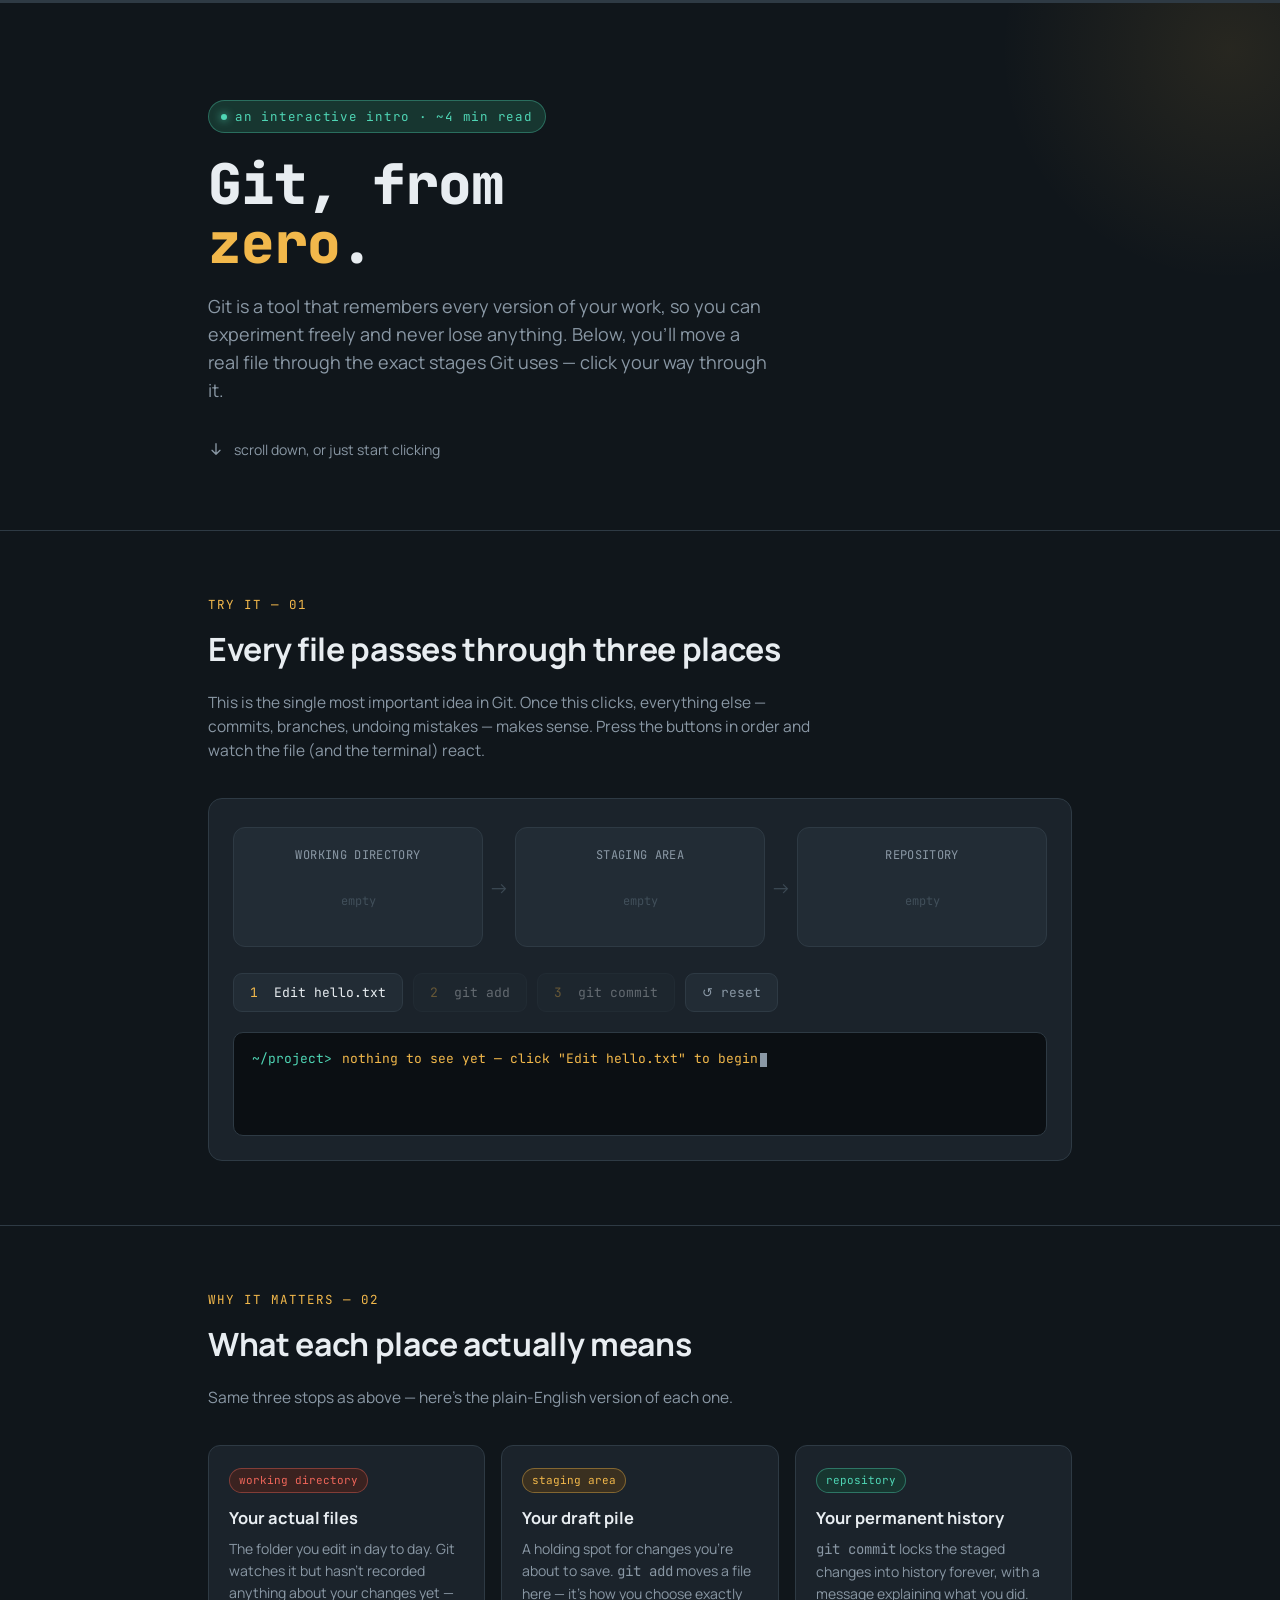
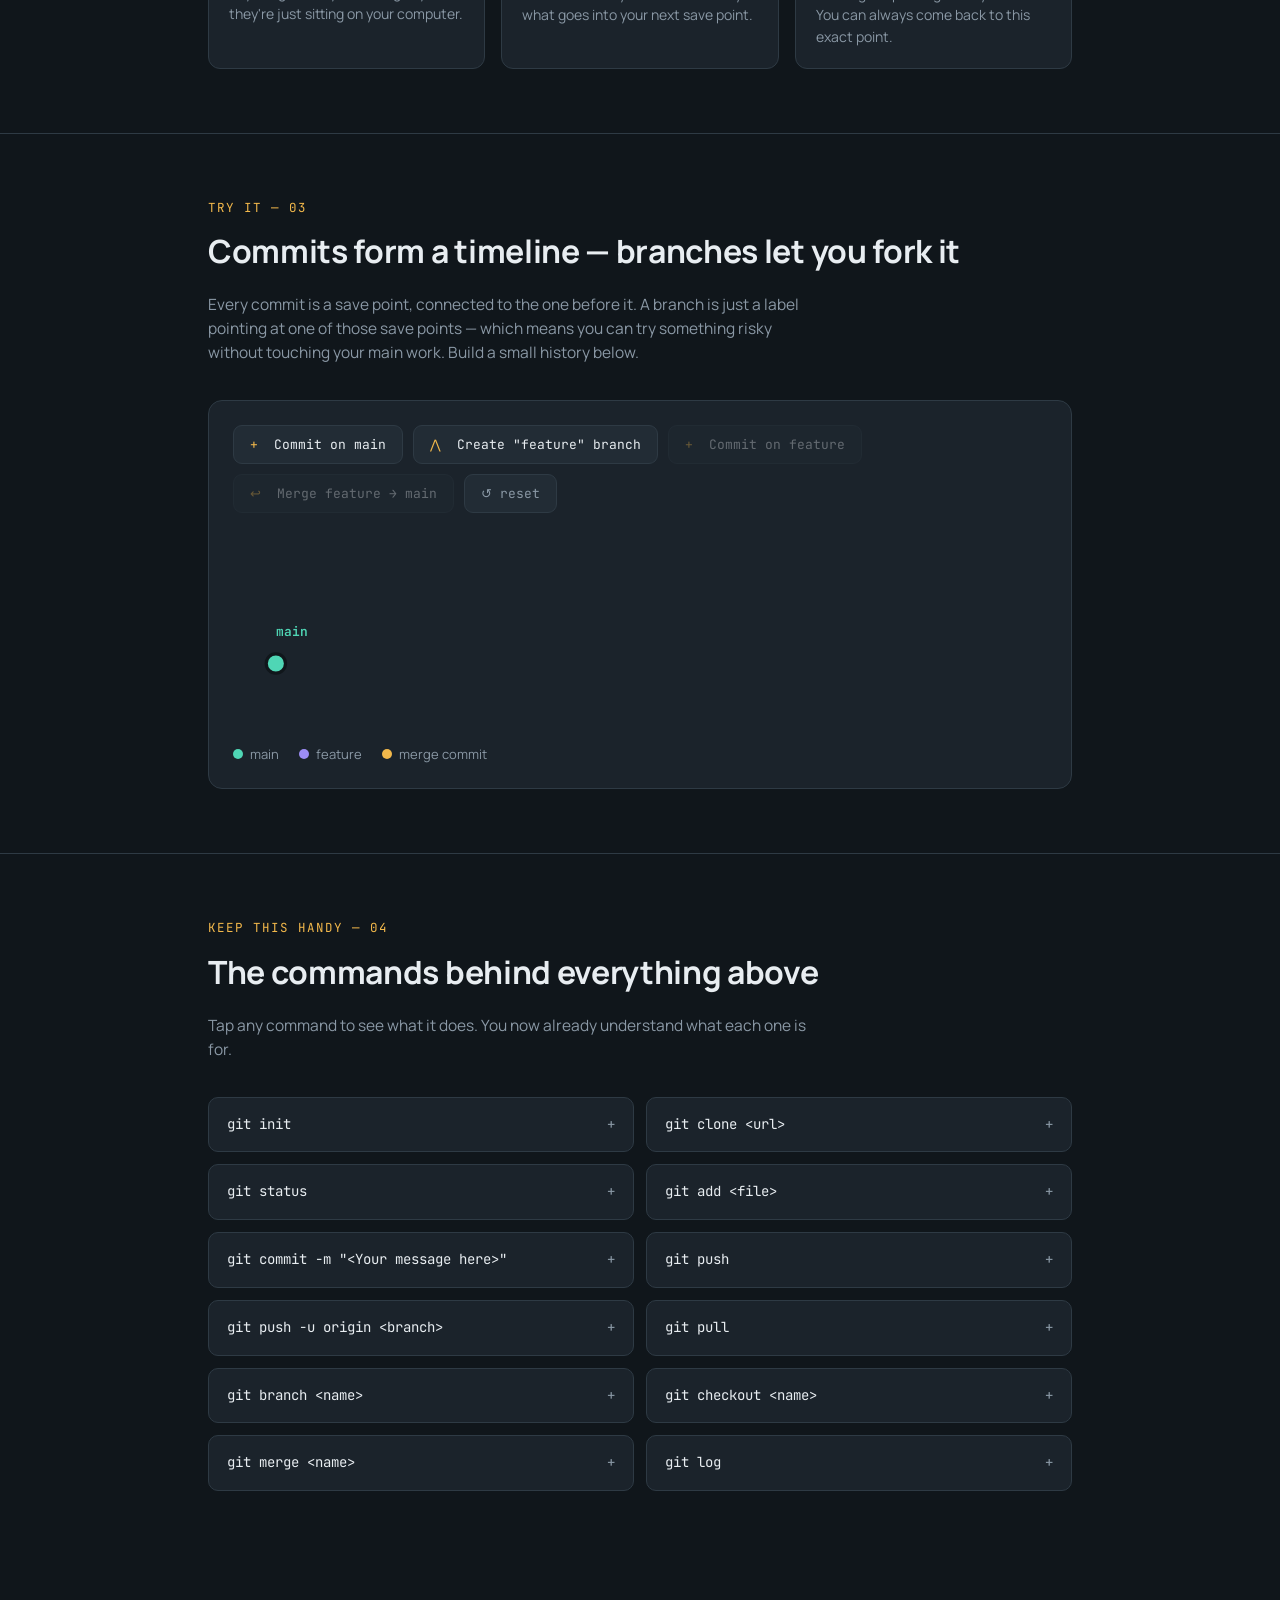
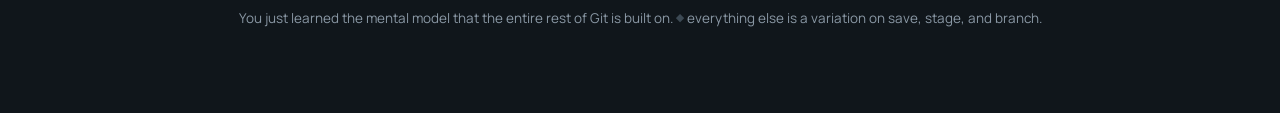
<file: git-explained.html>
<!DOCTYPE html>
<html lang="en">
<head>
<meta charset="UTF-8" />
<meta name="viewport" content="width=device-width, initial-scale=1.0" />
<title>Git, From Zero</title>
<style>
  @import url('https://fonts.googleapis.com/css2?family=JetBrains+Mono:wght@400;500;600;700;800&family=Manrope:wght@400;500;600;700;800&display=swap');

  :root{
    --bg-deep:#10161B;
    --bg-panel:#1B232B;
    --bg-panel-2:#222C35;
    --line:#2E3A44;
    --text:#E8EDF1;
    --text-muted:#8A98A5;
    --amber:#F2B84B;
    --amber-dim:#3A3020;
    --teal:#4FD6B5;
    --teal-dim:#173630;
    --coral:#F0665A;
    --coral-dim:#3A2220;
    --violet:#9C8CF5;
  }

  *{box-sizing:border-box;}
  html{scroll-behavior:smooth;}
  body{
    margin:0;
    background:var(--bg-deep);
    color:var(--text);
    font-family:'Manrope',sans-serif;
    line-height:1.55;
    -webkit-font-smoothing:antialiased;
  }
  ::selection{background:var(--amber);color:#10161B;}

  .mono{font-family:'JetBrains Mono',monospace;}

  a{color:inherit;}

  .wrap{
    max-width:920px;
    margin:0 auto;
    padding:0 28px;
  }

  /* ---------- NAV DOTS (progress) ---------- */
  .progress{
    position:fixed;
    top:0; left:0; right:0;
    height:3px;
    background:var(--line);
    z-index:50;
  }
  .progress-bar{
    height:100%;
    width:0%;
    background:linear-gradient(90deg,var(--coral),var(--amber),var(--teal));
    transition:width .1s linear;
  }

  /* ---------- HERO ---------- */
  .hero{
    padding:100px 0 70px;
    position:relative;
    overflow:hidden;
    border-bottom:1px solid var(--line);
  }
  .hero::before{
    content:"";
    position:absolute;
    top:-200px; right:-200px;
    width:500px;height:500px;
    background:radial-gradient(circle, rgba(242,184,75,0.10), transparent 65%);
    pointer-events:none;
  }
  .eyebrow{
    display:inline-flex;
    align-items:center;
    gap:8px;
    font-family:'JetBrains Mono',monospace;
    font-size:12.5px;
    letter-spacing:.06em;
    color:var(--teal);
    background:var(--teal-dim);
    border:1px solid rgba(79,214,181,0.35);
    padding:6px 12px;
    border-radius:999px;
    margin-bottom:22px;
  }
  .eyebrow .dot{
    width:6px;height:6px;border-radius:50%;
    background:var(--teal);
    box-shadow:0 0 8px var(--teal);
  }
  h1{
    font-family:'JetBrains Mono',monospace;
    font-weight:800;
    font-size:clamp(34px, 6vw, 56px);
    line-height:1.05;
    margin:0 0 20px;
    letter-spacing:-0.02em;
  }
  h1 span{color:var(--amber);}
  .lede{
    font-size:18px;
    color:var(--text-muted);
    max-width:560px;
    margin:0 0 8px;
  }
  .hero-foot{
    margin-top:34px;
    font-size:14px;
    color:var(--text-muted);
    display:flex;
    align-items:center;
    gap:10px;
  }
  .hero-foot svg{flex:none;animation:bob 1.6s ease-in-out infinite;}
  @keyframes bob{0%,100%{transform:translateY(0)}50%{transform:translateY(5px)}}

  section{padding:64px 0;}
  section + section{border-top:1px solid var(--line);}

  .section-head{margin-bottom:36px;}
  .kicker{
    font-family:'JetBrains Mono',monospace;
    font-size:12.5px;
    color:var(--amber);
    letter-spacing:.08em;
    text-transform:uppercase;
    margin:0 0 10px;
  }
  h2{
    font-size:clamp(24px,3.4vw,32px);
    margin:0 0 12px;
    letter-spacing:-0.01em;
  }
  .section-sub{color:var(--text-muted); max-width:620px; font-size:15.5px;}

  /* ---------- STAGE VISUALIZER (signature element) ---------- */
  .stage-panel{
    background:var(--bg-panel);
    border:1px solid var(--line);
    border-radius:14px;
    padding:28px 24px 24px;
  }

  .stations{
    display:grid;
    grid-template-columns:1fr auto 1fr auto 1fr;
    align-items:center;
    gap:6px;
    margin-bottom:26px;
  }
  .station{
    border-radius:12px;
    padding:18px 14px;
    text-align:center;
    border:1.5px solid var(--line);
    background:var(--bg-panel-2);
    transition:border-color .25s, background .25s, transform .25s;
    position:relative;
  }
  .station .label{
    font-family:'JetBrains Mono',monospace;
    font-size:12px;
    letter-spacing:.03em;
    color:var(--text-muted);
    margin-bottom:10px;
    text-transform:uppercase;
  }
  .station .filebox{
    height:54px;
    display:flex;
    align-items:center;
    justify-content:center;
  }
  .station .filebox .file{
    display:none;
    font-family:'JetBrains Mono',monospace;
    font-size:13px;
    padding:8px 10px;
    border-radius:8px;
    align-items:center;
    gap:6px;
  }
  .station .placeholder{
    color:#414F5A;
    font-size:12px;
    font-family:'JetBrains Mono',monospace;
  }
  .arrow{
    color:#3C4954;
    font-size:20px;
    transition:color .25s;
  }

  .station.active-working{border-color:var(--coral); background:var(--coral-dim);}
  .station.active-staging{border-color:var(--amber); background:var(--amber-dim);}
  .station.active-repo{border-color:var(--teal); background:var(--teal-dim);}

  .station.filled-working .filebox .file.working{display:inline-flex; background:rgba(240,102,90,.15); color:var(--coral); border:1px solid rgba(240,102,90,.4);}
  .station.filled-staging .filebox .file.staging{display:inline-flex; background:rgba(242,184,75,.15); color:var(--amber); border:1px solid rgba(242,184,75,.4);}
  .station.filled-repo .filebox .file.repo{display:inline-flex; background:rgba(79,214,181,.15); color:var(--teal); border:1px solid rgba(79,214,181,.4);}

  .arrow.lit{color:var(--amber);}

  .controls{
    display:flex;
    flex-wrap:wrap;
    gap:10px;
    margin-bottom:20px;
  }
  button.act{
    font-family:'JetBrains Mono',monospace;
    font-size:13px;
    background:var(--bg-panel-2);
    color:var(--text);
    border:1.5px solid var(--line);
    padding:10px 16px;
    border-radius:9px;
    cursor:pointer;
    transition:border-color .2s, transform .1s, background .2s;
  }
  button.act:hover:not(:disabled){border-color:var(--amber); background:#28221a;}
  button.act:active:not(:disabled){transform:scale(0.97);}
  button.act:disabled{opacity:.35; cursor:not-allowed;}
  button.act.reset{color:var(--text-muted);}
  button.act .k{color:var(--amber);}

  .terminal{
    background:#0B0F13;
    border:1px solid var(--line);
    border-radius:10px;
    padding:16px 18px;
    font-family:'JetBrains Mono',monospace;
    font-size:13px;
    min-height:104px;
  }
  .terminal .row{color:var(--text-muted); margin-bottom:6px;}
  .terminal .prompt{color:var(--teal);}
  .terminal .cmd{color:var(--text);}
  .terminal .status{color:var(--amber); padding-left:2px;}
  .terminal .cursor{
    display:inline-block;width:7px;height:14px;
    background:var(--text-muted);
    animation:blink 1s step-start infinite;
    vertical-align:text-bottom;
    margin-left:2px;
  }
  @keyframes blink{50%{opacity:0;}}

  /* ---------- THREE STATES CARDS ---------- */
  .cards{
    display:grid;
    grid-template-columns:repeat(3,1fr);
    gap:16px;
  }
  .card{
    background:var(--bg-panel);
    border:1px solid var(--line);
    border-radius:12px;
    padding:20px;
  }
  .card .chip{
    display:inline-block;
    font-family:'JetBrains Mono',monospace;
    font-size:11px;
    padding:3px 9px;
    border-radius:999px;
    margin-bottom:12px;
  }
  .card.c1 .chip{background:var(--coral-dim); color:var(--coral); border:1px solid rgba(240,102,90,.4);}
  .card.c2 .chip{background:var(--amber-dim); color:var(--amber); border:1px solid rgba(242,184,75,.4);}
  .card.c3 .chip{background:var(--teal-dim); color:var(--teal); border:1px solid rgba(79,214,181,.4);}
  .card h3{margin:0 0 8px; font-size:16.5px;}
  .card p{margin:0; color:var(--text-muted); font-size:14px;}

  /* ---------- BRANCH VISUALIZER ---------- */
  .branch-panel{
    background:var(--bg-panel);
    border:1px solid var(--line);
    border-radius:14px;
    padding:24px;
  }
  .branch-controls{
    display:flex; flex-wrap:wrap; gap:10px; margin-bottom:22px;
  }
  svg#branchSvg{width:100%; height:auto; display:block;}
  .branch-legend{
    display:flex; gap:20px; margin-top:16px; flex-wrap:wrap;
    font-size:13px; color:var(--text-muted);
  }
  .branch-legend span{display:inline-flex; align-items:center; gap:7px;}
  .swatch{width:10px;height:10px;border-radius:50%;display:inline-block;}

  /* ---------- COMMAND REFERENCE ---------- */
  .cmd-grid{
    display:grid;
    grid-template-columns:repeat(2,1fr);
    gap:12px;
  }
  .cmd-card{
    background:var(--bg-panel);
    border:1px solid var(--line);
    border-radius:10px;
    padding:16px 18px;
    cursor:pointer;
    transition:border-color .2s, background .2s;
  }
  .cmd-card:hover{border-color:var(--violet); background:#211d31;}
  .cmd-card .cmd-line{
    font-family:'JetBrains Mono',monospace;
    font-size:14px;
    color:var(--text);
    display:flex; align-items:center; justify-content:space-between;
  }
  .cmd-card .cmd-line .sym{color:var(--text-muted); transition:transform .2s;}
  .cmd-card.open .cmd-line .sym{transform:rotate(45deg); color:var(--violet);}
  .cmd-card .cmd-desc{
    max-height:0;
    overflow:hidden;
    color:var(--text-muted);
    font-size:13.5px;
    transition:max-height .25s ease, margin-top .25s ease;
  }
  .cmd-card.open .cmd-desc{max-height:80px; margin-top:10px;}

  footer{
    padding:40px 0 70px;
    color:var(--text-muted);
    font-size:13.5px;
    text-align:center;
  }
  footer .mono{color:#3C4954;}

  @media (max-width:640px){
    .stations{grid-template-columns:1fr; }
    .arrow{transform:rotate(90deg); text-align:center; margin:0 auto;}
    .cards{grid-template-columns:1fr;}
    .cmd-grid{grid-template-columns:1fr;}
    .hero{padding:70px 0 50px;}
  }

  @media (prefers-reduced-motion:reduce){
    *{animation:none !important; transition:none !important;}
  }
</style>
</head>
<body>

<div class="progress"><div class="progress-bar" id="progressBar"></div></div>

<!-- HERO -->
<header class="hero">
  <div class="wrap">
    <div class="eyebrow"><span class="dot"></span>an interactive intro &middot; ~4 min read</div>
    <h1>Git, from<br><span>zero</span>.</h1>
    <p class="lede">Git is a tool that remembers every version of your work, so you can experiment freely and never lose anything. Below, you'll move a real file through the exact stages Git uses &mdash; click your way through it.</p>
    <div class="hero-foot">
      <svg width="16" height="16" viewBox="0 0 24 24" fill="none"><path d="M12 4v16m0 0l-6-6m6 6l6-6" stroke="currentColor" stroke-width="2" stroke-linecap="round" stroke-linejoin="round"/></svg>
      scroll down, or just start clicking
    </div>
  </div>
</header>

<!-- STAGE VISUALIZER -->
<section id="stage-section">
  <div class="wrap">
    <div class="section-head">
      <p class="kicker">Try it &mdash; 01</p>
      <h2>Every file passes through three places</h2>
      <p class="section-sub">This is the single most important idea in Git. Once this clicks, everything else &mdash; commits, branches, undoing mistakes &mdash; makes sense. Press the buttons in order and watch the file (and the terminal) react.</p>
    </div>

    <div class="stage-panel">
      <div class="stations">
        <div class="station" id="stWorking">
          <div class="label">Working directory</div>
          <div class="filebox">
            <span class="placeholder" id="phWorking">empty</span>
            <span class="file working">&#128196; hello.txt</span>
          </div>
        </div>
        <div class="arrow" id="arrow1">&#8594;</div>
        <div class="station" id="stStaging">
          <div class="label">Staging area</div>
          <div class="filebox">
            <span class="placeholder" id="phStaging">empty</span>
            <span class="file staging">&#128196; hello.txt</span>
          </div>
        </div>
        <div class="arrow" id="arrow2">&#8594;</div>
        <div class="station" id="stRepo">
          <div class="label">Repository</div>
          <div class="filebox">
            <span class="placeholder" id="phRepo">empty</span>
            <span class="file repo">&#128196; hello.txt</span>
          </div>
        </div>
      </div>

      <div class="controls">
        <button class="act" id="btnEdit"><span class="k">1</span>&nbsp; Edit hello.txt</button>
        <button class="act" id="btnAdd" disabled><span class="k">2</span>&nbsp; git add</button>
        <button class="act" id="btnCommit" disabled><span class="k">3</span>&nbsp; git commit</button>
        <button class="act reset" id="btnReset">&#8634; reset</button>
      </div>

      <div class="terminal" id="terminal">
        <div class="row"><span class="prompt">~/project&gt;</span> <span class="status" id="termStatus">nothing to see yet &mdash; click &ldquo;Edit hello.txt&rdquo; to begin</span><span class="cursor"></span></div>
      </div>
    </div>
  </div>
</section>

<!-- THREE STATES EXPLAINED -->
<section>
  <div class="wrap">
    <div class="section-head">
      <p class="kicker">Why it matters &mdash; 02</p>
      <h2>What each place actually means</h2>
      <p class="section-sub">Same three stops as above &mdash; here's the plain-English version of each one.</p>
    </div>
    <div class="cards">
      <div class="card c1">
        <span class="chip">working directory</span>
        <h3>Your actual files</h3>
        <p>The folder you edit in day to day. Git watches it but hasn't recorded anything about your changes yet &mdash; they're just sitting on your computer.</p>
      </div>
      <div class="card c2">
        <span class="chip">staging area</span>
        <h3>Your draft pile</h3>
        <p>A holding spot for changes you're about to save. <span class="mono">git add</span> moves a file here &mdash; it's how you choose exactly what goes into your next save point.</p>
      </div>
      <div class="card c3">
        <span class="chip">repository</span>
        <h3>Your permanent history</h3>
        <p><span class="mono">git commit</span> locks the staged changes into history forever, with a message explaining what you did. You can always come back to this exact point.</p>
      </div>
    </div>
  </div>
</section>

<!-- BRANCHES -->
<section id="branch-section">
  <div class="wrap">
    <div class="section-head">
      <p class="kicker">Try it &mdash; 03</p>
      <h2>Commits form a timeline &mdash; branches let you fork it</h2>
      <p class="section-sub">Every commit is a save point, connected to the one before it. A branch is just a label pointing at one of those save points &mdash; which means you can try something risky without touching your main work. Build a small history below.</p>
    </div>

    <div class="branch-panel">
      <div class="branch-controls">
        <button class="act" id="btnCommitMain"><span class="k">+</span>&nbsp; Commit on main</button>
        <button class="act" id="btnNewBranch"><span class="k">&#8896;</span>&nbsp; Create "feature" branch</button>
        <button class="act" id="btnCommitFeature" disabled><span class="k">+</span>&nbsp; Commit on feature</button>
        <button class="act" id="btnMerge" disabled><span class="k">&#8617;</span>&nbsp; Merge feature &rarr; main</button>
        <button class="act reset" id="btnBranchReset">&#8634; reset</button>
      </div>

      <svg id="branchSvg" viewBox="0 0 760 180" preserveAspectRatio="xMidYMid meet"></svg>

      <div class="branch-legend">
        <span><span class="swatch" style="background:var(--teal)"></span> main</span>
        <span><span class="swatch" style="background:var(--violet)"></span> feature</span>
        <span><span class="swatch" style="background:var(--amber)"></span> merge commit</span>
      </div>
    </div>
  </div>
</section>

<!-- COMMAND REFERENCE -->
<section>
  <div class="wrap">
    <div class="section-head">
      <p class="kicker">Keep this handy &mdash; 04</p>
      <h2>The commands behind everything above</h2>
      <p class="section-sub">Tap any command to see what it does. You now already understand what each one is for.</p>
    </div>
    <div class="cmd-grid" id="cmdGrid">
      <div class="cmd-card">
        <div class="cmd-line"><span>git init</span><span class="sym">+</span></div>
        <div class="cmd-desc">Turns the current folder into a Git repository, so Git starts tracking it.</div>
      </div>
      <div class="cmd-card">
        <div class="cmd-line"><span>git clone &lt;url&gt;</span><span class="sym">+</span></div>
        <div class="cmd-desc">Downloads a copy of a remote repository, history and all, onto your computer.</div>
      </div>
      <div class="cmd-card">
        <div class="cmd-line"><span>git status</span><span class="sym">+</span></div>
        <div class="cmd-desc">Shows what's changed, and whether it's staged or not yet staged.</div>
      </div>
      <div class="cmd-card">
        <div class="cmd-line"><span>git add &lt;file&gt;</span><span class="sym">+</span></div>
        <div class="cmd-desc">Moves a change from the working directory into the staging area.</div>
      </div>
      <div class="cmd-card">
        <div class="cmd-line"><span>git commit -m "&lt;Your message here&gt;"</span><span class="sym">+</span></div>
        <div class="cmd-desc">Saves everything in staging as a permanent point in your project's history.</div>
      </div>
      <div class="cmd-card">
        <div class="cmd-line"><span>git push</span><span class="sym">+</span></div>
        <div class="cmd-desc">Uploads your local commits to the remote repository so others can see them.</div>
      </div>
      <div class="cmd-card">
        <div class="cmd-line"><span>git push -u origin &lt;branch&gt;</span><span class="sym">+</span></div>
        <div class="cmd-desc">Pushes a new branch to the remote and remembers it, so future pushes just need <span class="mono">git push</span>.</div>
      </div>
      <div class="cmd-card">
        <div class="cmd-line"><span>git pull</span><span class="sym">+</span></div>
        <div class="cmd-desc">Updates your local copy of the repository from the remote source.</div>
      </div>
      <div class="cmd-card">
        <div class="cmd-line"><span>git branch &lt;name&gt;</span><span class="sym">+</span></div>
        <div class="cmd-desc">Creates a new label pointing at your current commit, so you can diverge safely.</div>
      </div>
      <div class="cmd-card">
        <div class="cmd-line"><span>git checkout &lt;name&gt;</span><span class="sym">+</span></div>
        <div class="cmd-desc">Switches which branch you're working on.</div>
      </div>
      <div class="cmd-card">
        <div class="cmd-line"><span>git merge &lt;name&gt;</span><span class="sym">+</span></div>
        <div class="cmd-desc">Brings another branch's commits into the one you're currently on.</div>
      </div>
      <div class="cmd-card">
        <div class="cmd-line"><span>git log</span><span class="sym">+</span></div>
        <div class="cmd-desc">Lists the commit history, oldest save points to newest.</div>
      </div>
    </div>
  </div>
</section>

<footer>
  <div class="wrap">
    <p>You just learned the mental model that the entire rest of Git is built on. <span class="mono">&#9670;</span> everything else is a variation on save, stage, and branch.</p>
  </div>
</footer>

<script>
  // ---------- progress bar ----------
  const progressBar = document.getElementById('progressBar');
  window.addEventListener('scroll', () => {
    const h = document.documentElement;
    const scrolled = (h.scrollTop) / (h.scrollHeight - h.clientHeight) * 100;
    progressBar.style.width = scrolled + '%';
  });

  // ---------- STAGE VISUALIZER ----------
  const stWorking = document.getElementById('stWorking');
  const stStaging = document.getElementById('stStaging');
  const stRepo = document.getElementById('stRepo');
  const arrow1 = document.getElementById('arrow1');
  const arrow2 = document.getElementById('arrow2');
  const phWorking = document.getElementById('phWorking');
  const phStaging = document.getElementById('phStaging');
  const phRepo = document.getElementById('phRepo');

  const btnEdit = document.getElementById('btnEdit');
  const btnAdd = document.getElementById('btnAdd');
  const btnCommit = document.getElementById('btnCommit');
  const btnReset = document.getElementById('btnReset');
  const termStatus = document.getElementById('termStatus');

  let stageState = 0; // 0 = nothing, 1 = edited, 2 = staged, 3 = committed

  function renderStage(){
    stWorking.classList.remove('active-working','filled-working');
    stStaging.classList.remove('active-staging','filled-staging');
    stRepo.classList.remove('active-repo','filled-repo');
    arrow1.classList.remove('lit');
    arrow2.classList.remove('lit');
    phWorking.style.display = 'inline';
    phStaging.style.display = 'inline';
    phRepo.style.display = 'inline';

    btnEdit.disabled = stageState !== 0;
    btnAdd.disabled = stageState !== 1;
    btnCommit.disabled = stageState !== 2;

    if(stageState >= 1){
      stWorking.classList.add('filled-working','active-working');
      phWorking.style.display = 'none';
      termStatus.textContent = 'hello.txt modified — not staged for commit';
    }
    if(stageState >= 2){
      stStaging.classList.add('filled-staging','active-staging');
      phStaging.style.display = 'none';
      arrow1.classList.add('lit');
      termStatus.textContent = 'hello.txt staged — ready to commit';
    }
    if(stageState >= 3){
      stRepo.classList.add('filled-repo','active-repo');
      phRepo.style.display = 'none';
      arrow2.classList.add('lit');
      termStatus.textContent = 'commit 4f2a1c9 — "add hello.txt" saved to history';
    }
    if(stageState === 0){
      termStatus.textContent = 'nothing to see yet — click "Edit hello.txt" to begin';
    }
  }

  btnEdit.addEventListener('click', () => { stageState = 1; renderStage(); });
  btnAdd.addEventListener('click', () => { stageState = 2; renderStage(); });
  btnCommit.addEventListener('click', () => { stageState = 3; renderStage(); });
  btnReset.addEventListener('click', () => { stageState = 0; renderStage(); });
  renderStage();

  // ---------- BRANCH VISUALIZER ----------
  const svg = document.getElementById('branchSvg');
  const NS = 'http://www.w3.org/2000/svg';
  const COL_MAIN = '#4FD6B5';
  const COL_FEATURE = '#9C8CF5';
  const COL_MERGE = '#F2B84B';
  const COL_LINE = '#2E3A44';

  const MAIN_Y = 120;
  const FEATURE_Y = 55;
  const START_X = 40;
  const STEP_X = 90;

  // state: mainCommits = total commits on main (including merge commit once merged)
  // mergeIndex = fixed index of the merge commit on main (set once, never moves)
  let branchState = {
    mainCommits: 1,
    featureActive: false,
    featureStartIndex: 0,
    featureCommits: 0,
    merged: false,
    mergeIndex: null
  };

  function svgEl(tag, attrs){
    const el = document.createElementNS(NS, tag);
    for(const k in attrs) el.setAttribute(k, attrs[k]);
    return el;
  }

  function drawBranches(){
    svg.innerHTML = '';
    const s = branchState;

    // main line
    const mainEndX = START_X + (s.mainCommits - 1) * STEP_X;
    svg.appendChild(svgEl('line', {x1:START_X, y1:MAIN_Y, x2:mainEndX, y2:MAIN_Y, stroke:COL_LINE, 'stroke-width':3}));

    // main commit dots + labels — the merge commit (if any) is drawn in its fixed
    // spot and colored amber; every other main commit (before or after it) is teal
    for(let i=0;i<s.mainCommits;i++){
      const x = START_X + i*STEP_X;
      const isMergeDot = s.merged && i === s.mergeIndex;
      svg.appendChild(svgEl('circle', {cx:x, cy:MAIN_Y, r:isMergeDot ? 10 : 9, fill:isMergeDot ? COL_MERGE : COL_MAIN, stroke:'#10161B', 'stroke-width':3}));
    }
    svg.appendChild(svgLabel(START_X, MAIN_Y, 'main', COL_MAIN, -26));

    if(s.featureActive){
      const branchX = START_X + s.featureStartIndex*STEP_X;
      const featureEndX = branchX + (s.featureCommits)*STEP_X;

      if(!s.merged){
        // diverging line from branch point up to feature row then across
        svg.appendChild(svgEl('path', {
          d:`M ${branchX} ${MAIN_Y} C ${branchX+40} ${MAIN_Y}, ${branchX+40} ${FEATURE_Y}, ${branchX+80} ${FEATURE_Y}`,
          stroke:COL_FEATURE, 'stroke-width':3, fill:'none'
        }));
        if(s.featureCommits>0){
          svg.appendChild(svgEl('line', {x1:branchX+80, y1:FEATURE_Y, x2:featureEndX+80-STEP_X, y2:FEATURE_Y, stroke:COL_LINE, 'stroke-width':3}));
        }
        for(let i=0;i<s.featureCommits;i++){
          const x = branchX + 80 + i*STEP_X;
          svg.appendChild(svgEl('circle', {cx:x, cy:FEATURE_Y, r:9, fill:COL_FEATURE, stroke:'#10161B','stroke-width':3}));
        }
        svg.appendChild(svgLabel(branchX+40, FEATURE_Y, 'feature', COL_FEATURE, -18));
      } else {
        // merged: draw feature branch up top, then a fixed merge curve back to
        // the merge commit's fixed position on main (it never shifts afterward)
        svg.appendChild(svgEl('path', {
          d:`M ${branchX} ${MAIN_Y} C ${branchX+40} ${MAIN_Y}, ${branchX+40} ${FEATURE_Y}, ${branchX+80} ${FEATURE_Y}`,
          stroke:COL_FEATURE, 'stroke-width':3, fill:'none'
        }));
        const featureLastX = branchX+80+(s.featureCommits-1)*STEP_X;
        if(s.featureCommits>1){
          svg.appendChild(svgEl('line', {x1:branchX+80, y1:FEATURE_Y, x2:featureLastX, y2:FEATURE_Y, stroke:COL_LINE, 'stroke-width':3}));
        }
        for(let i=0;i<s.featureCommits;i++){
          const x = branchX+80+i*STEP_X;
          svg.appendChild(svgEl('circle', {cx:x, cy:FEATURE_Y, r:9, fill:COL_FEATURE, stroke:'#10161B','stroke-width':3}));
        }
        svg.appendChild(svgLabel(branchX+40, FEATURE_Y, 'feature', COL_FEATURE, -18));

        // merge curve — endpoint is the merge commit's fixed x, so it never
        // stretches to follow commits added on main afterward
        const mergeX = START_X + s.mergeIndex*STEP_X;
        svg.appendChild(svgEl('path', {
          d:`M ${featureLastX} ${FEATURE_Y} C ${featureLastX+40} ${FEATURE_Y}, ${mergeX-40} ${MAIN_Y}, ${mergeX} ${MAIN_Y}`,
          stroke:COL_MERGE, 'stroke-width':3, fill:'none'
        }));
      }
    }
  }

  function svgLabel(x,y,text,color,dy){
    const t = svgEl('text', {x:x, y:y+dy, fill:color, 'font-family':'JetBrains Mono, monospace', 'font-size':12, 'font-weight':600});
    t.textContent = text;
    return t;
  }

  function updateBranchButtons(){
    const s = branchState;
    document.getElementById('btnNewBranch').disabled = s.featureActive;
    document.getElementById('btnCommitFeature').disabled = !s.featureActive || s.merged;
    document.getElementById('btnMerge').disabled = !s.featureActive || s.featureCommits === 0 || s.merged;
    document.getElementById('btnCommitMain').disabled = s.featureActive && !s.merged;
  }

  document.getElementById('btnCommitMain').addEventListener('click', () => {
    branchState.mainCommits++;
    updateBranchButtons();
    drawBranches();
  });

  document.getElementById('btnNewBranch').addEventListener('click', () => {
    branchState.featureActive = true;
    branchState.featureStartIndex = branchState.mainCommits - 1;
    branchState.featureCommits = 0;
    updateBranchButtons();
    drawBranches();
  });

  document.getElementById('btnCommitFeature').addEventListener('click', () => {
    branchState.featureCommits++;
    updateBranchButtons();
    drawBranches();
  });

  document.getElementById('btnMerge').addEventListener('click', () => {
    branchState.mergeIndex = branchState.mainCommits; // fixed position — set once, never moves
    branchState.mainCommits++;
    branchState.merged = true;
    updateBranchButtons();
    drawBranches();
  });

  document.getElementById('btnBranchReset').addEventListener('click', () => {
    branchState = {mainCommits:1, featureActive:false, featureStartIndex:0, featureCommits:0, merged:false, mergeIndex:null};
    updateBranchButtons();
    drawBranches();
  });

  updateBranchButtons();
  drawBranches();

  // ---------- COMMAND CARDS ----------
  document.querySelectorAll('.cmd-card').forEach(card => {
    card.addEventListener('click', () => {
      const wasOpen = card.classList.contains('open');
      document.querySelectorAll('.cmd-card').forEach(c => c.classList.remove('open'));
      if(!wasOpen) card.classList.add('open');
    });
  });
</script>

</body>
</html>
</file>
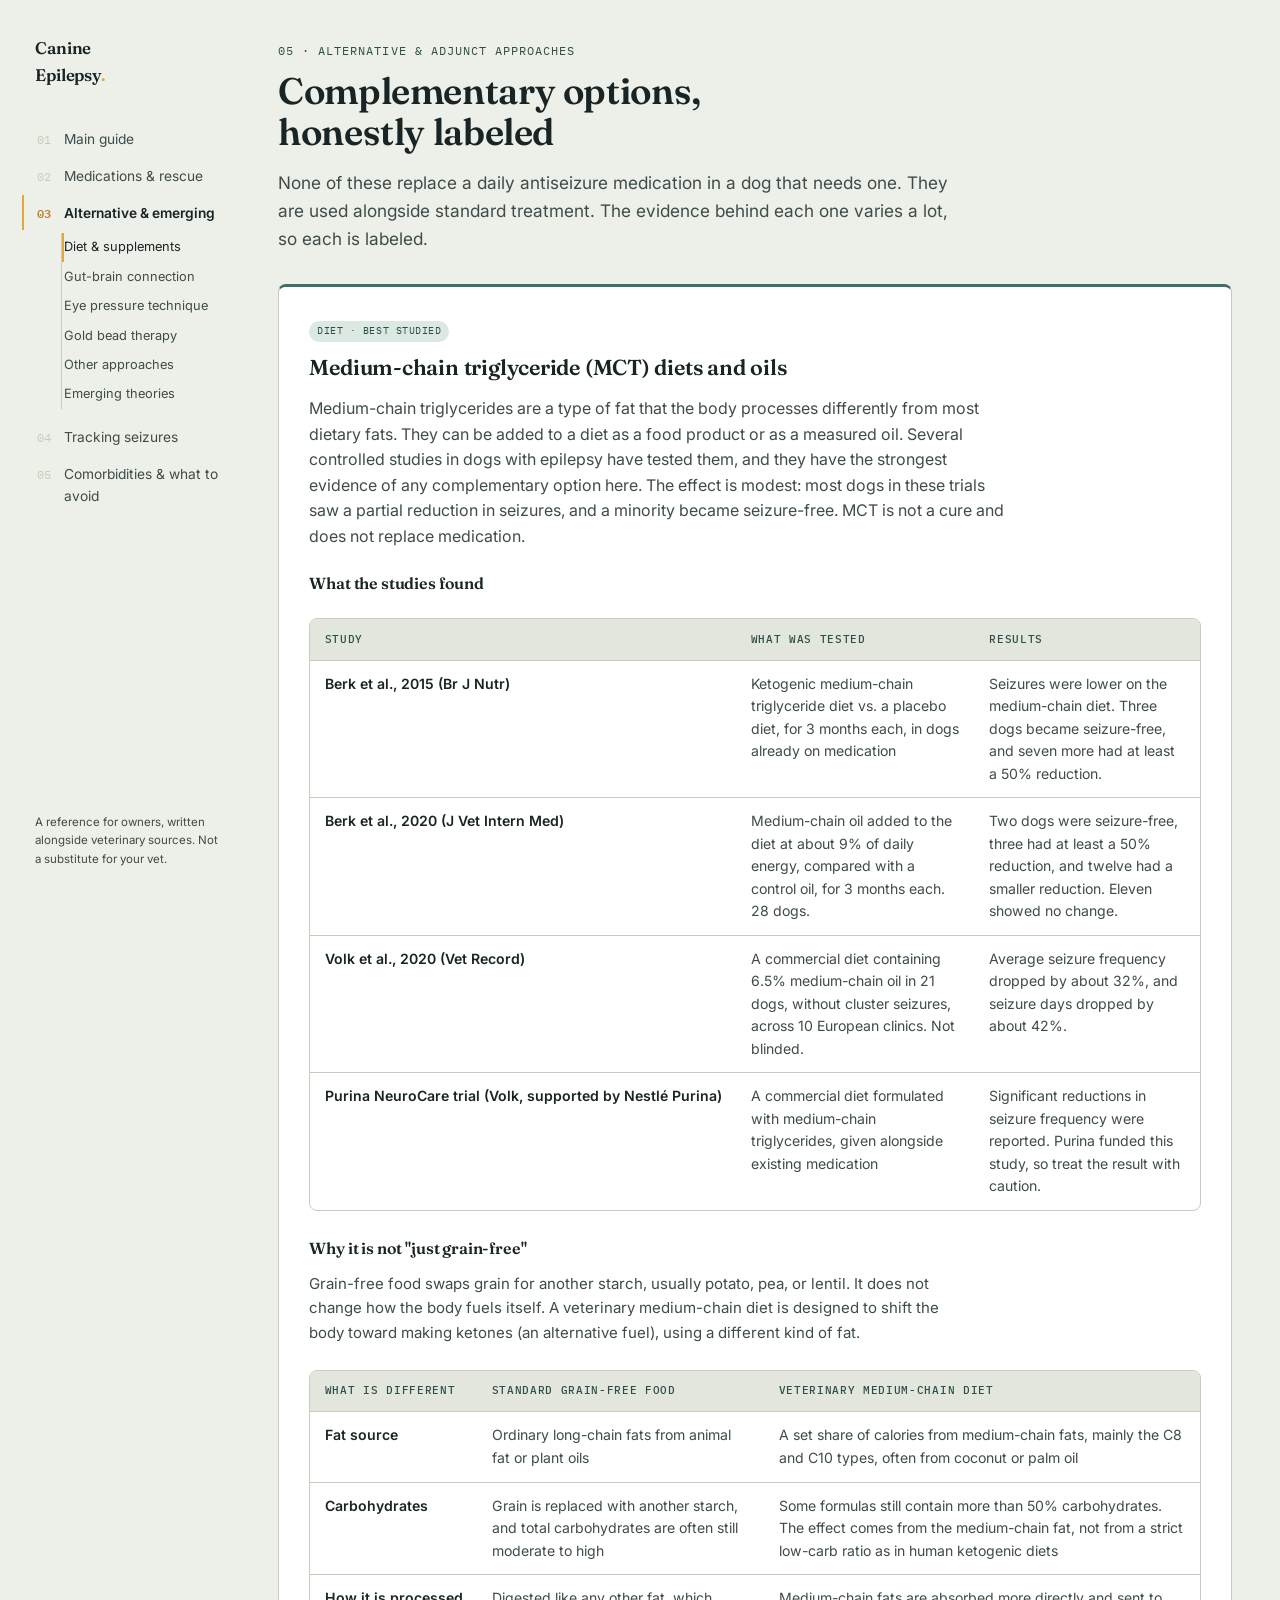
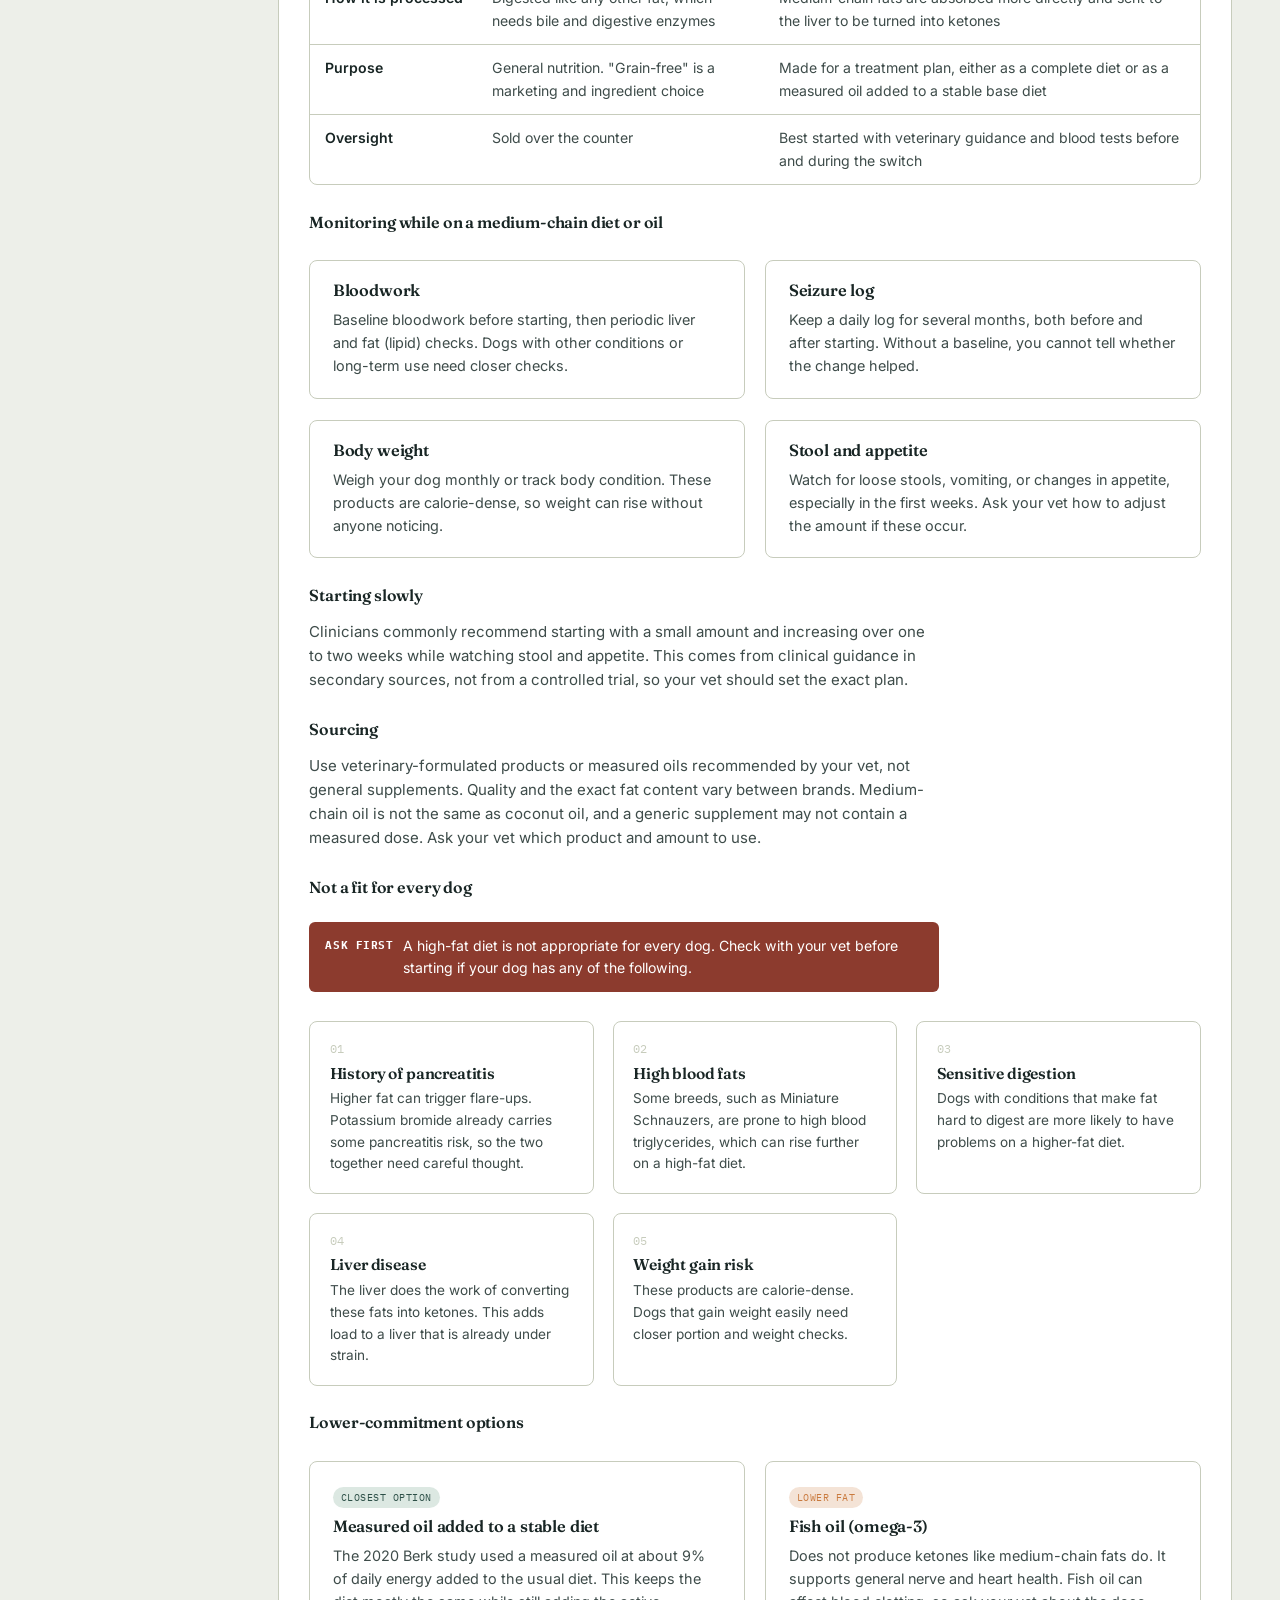
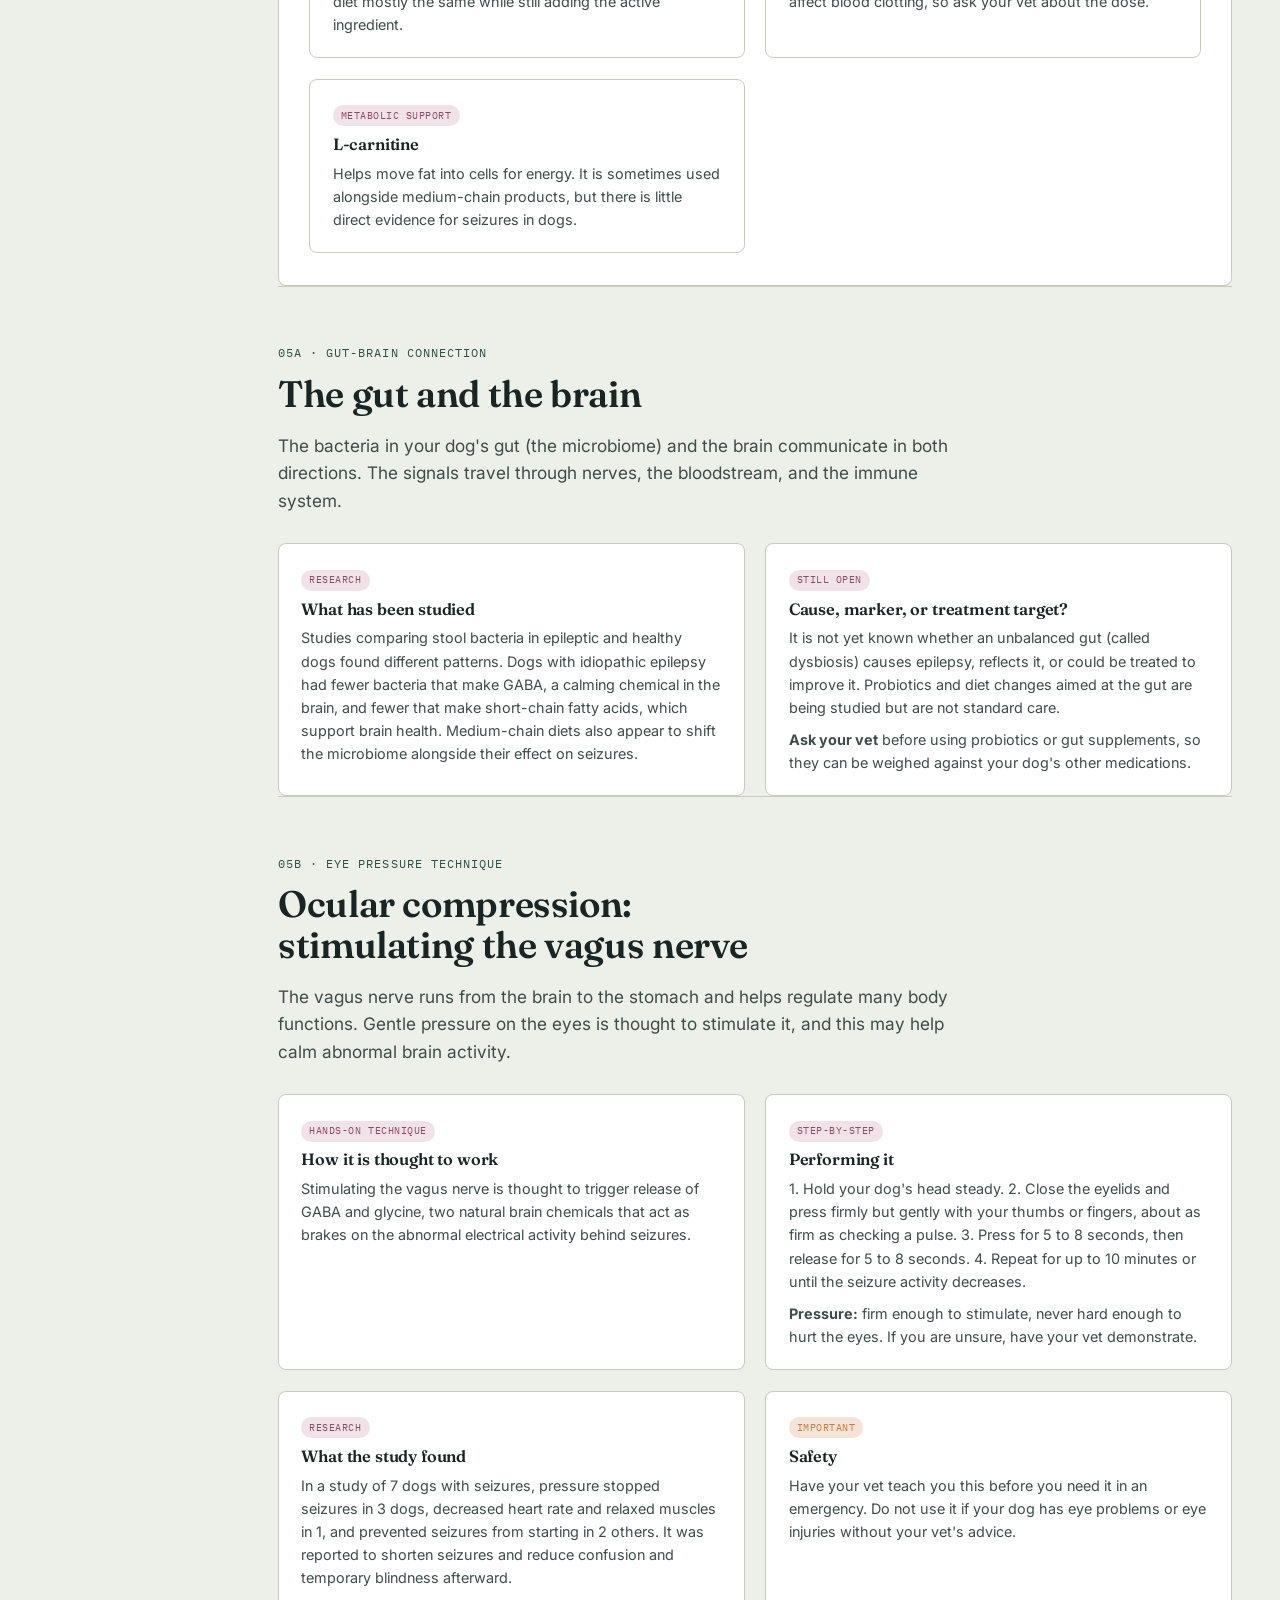
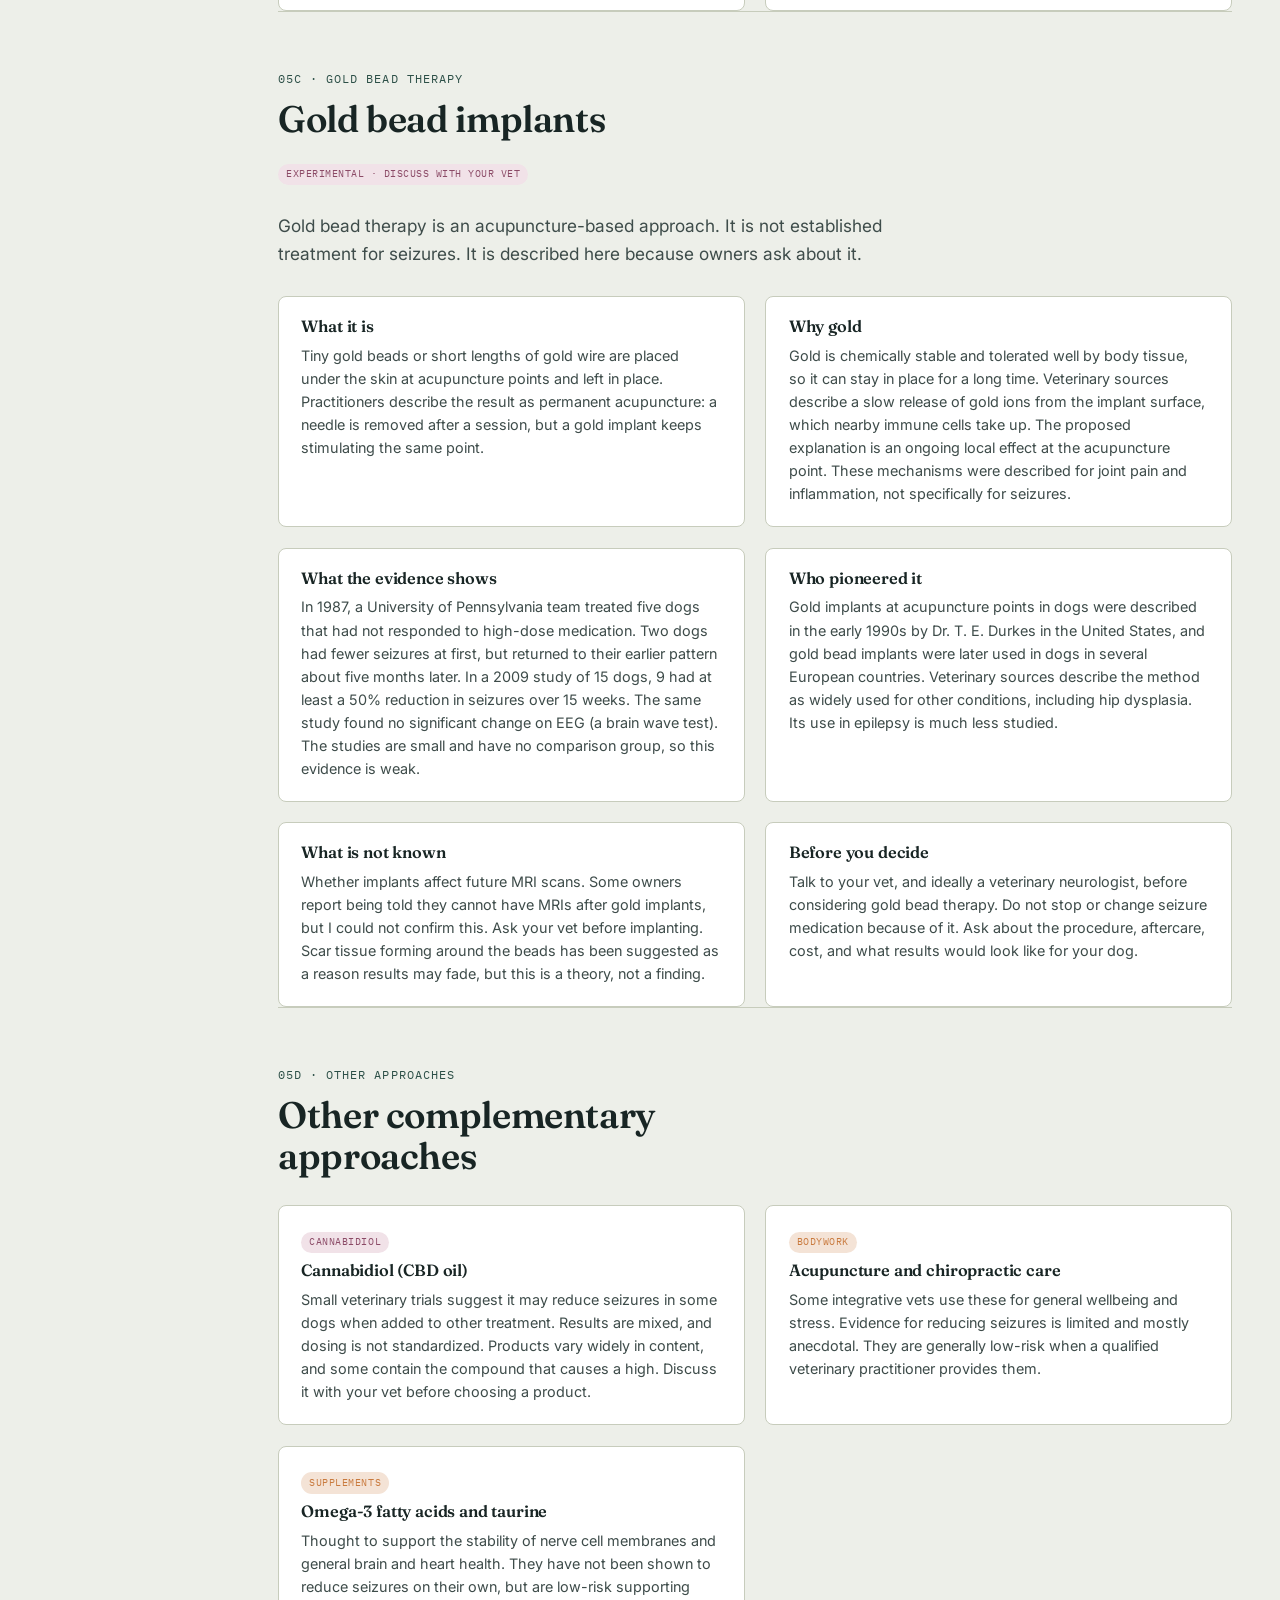
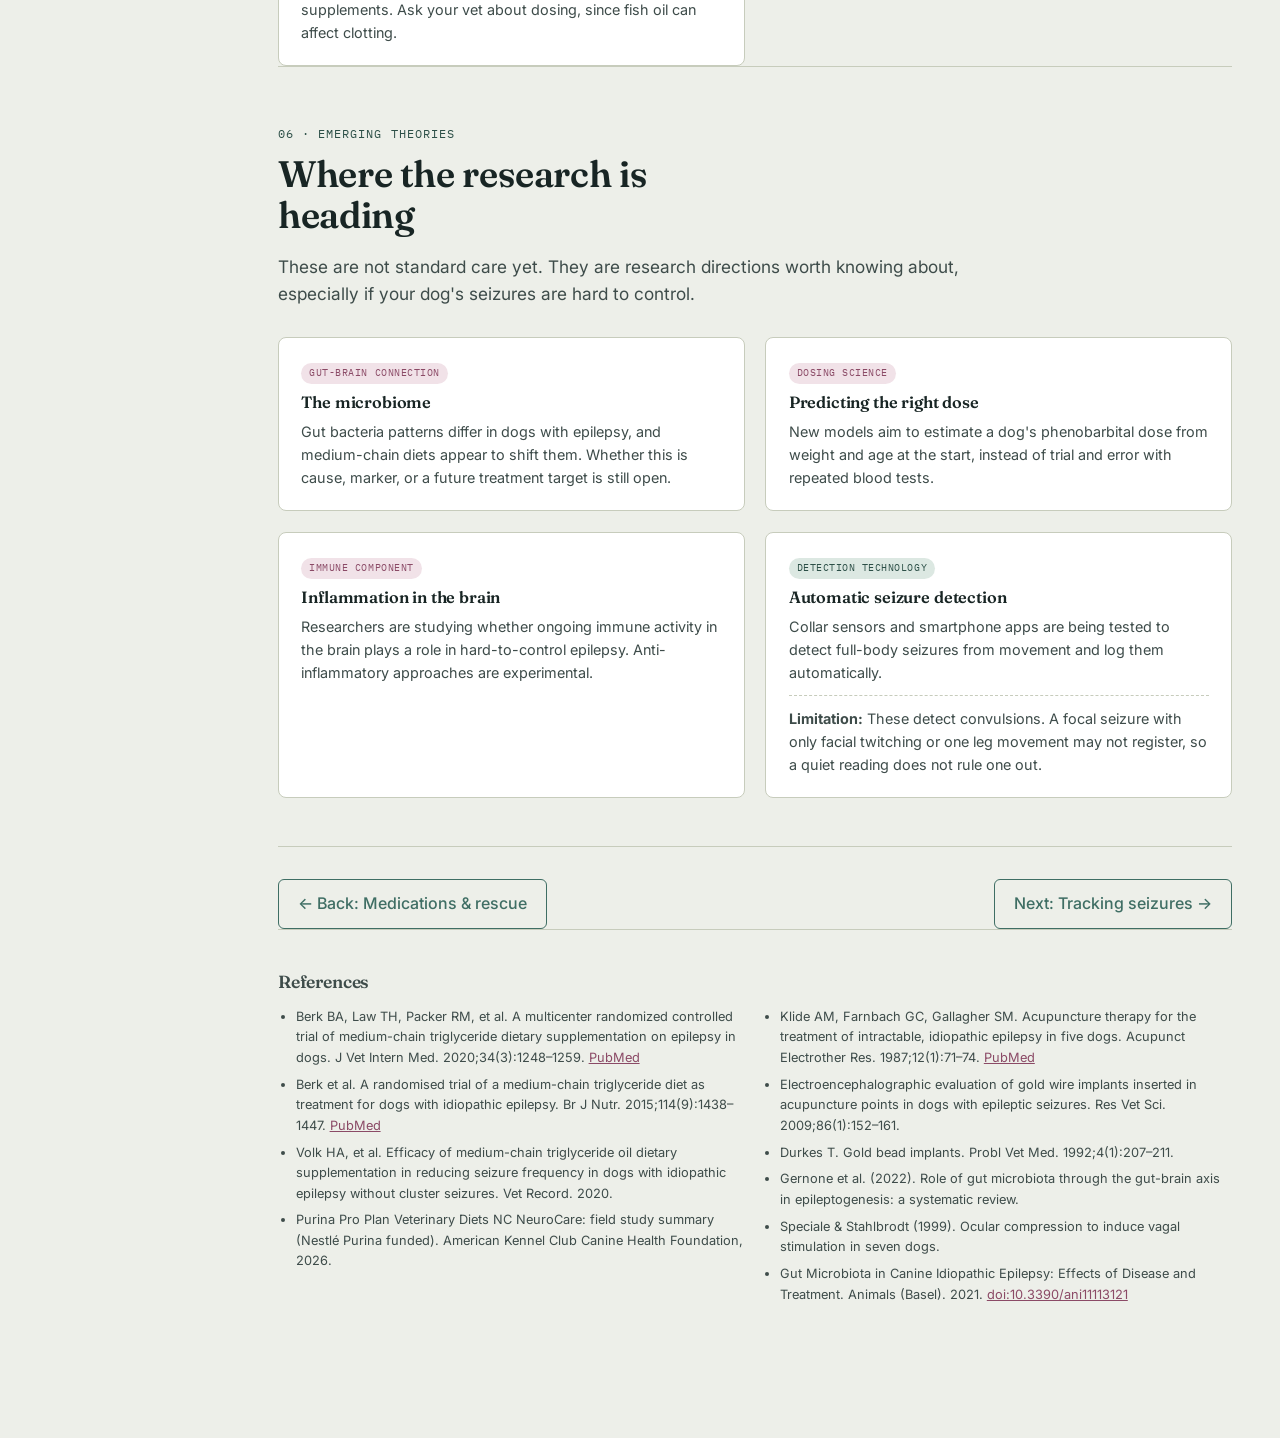
<file: epilepsy-site/canine-epilepsy-advanced-topics.html>
<!DOCTYPE html>
<html lang="en">
<head>
<meta charset="UTF-8">
<meta name="viewport" content="width=device-width, initial-scale=1.0">
<title>Canine Epilepsy: Alternative &amp; Emerging</title>
<link rel="preconnect" href="https://fonts.googleapis.com">
<link rel="preconnect" href="https://fonts.gstatic.com" crossorigin>
<link href="https://fonts.googleapis.com/css2?family=Fraunces:opsz,wght@9..144,300;9..144,400;9..144,500;9..144,600;9..144,700&family=Inter:wght@400;500;600;700&family=IBM+Plex+Mono:wght@400;500;600&display=swap" rel="stylesheet">
<link rel="stylesheet" href="canine-epilepsy.css">
</head>
<body>
<div class="shell">
  <nav class="rail">
    <div class="rail-mark">Canine<br>Epilepsy<span style="color:var(--spike)">.</span></div>
    <ol class="pages">
      <li><a href="canine-epilepsy-guide.html"><span class="pnum">01</span>Main guide</a>
      </li>
      <li><a href="canine-epilepsy-medications.html"><span class="pnum">02</span>Medications &amp; rescue</a>
      </li>
      <li><a href="canine-epilepsy-advanced-topics.html" aria-current="page"><span class="pnum">03</span>Alternative &amp; emerging</a>
        <ol id="railList" class="subs">
          <li><a href="#alt">Diet &amp; supplements</a></li>
          <li><a href="#gut">Gut-brain connection</a></li>
          <li><a href="#eyes">Eye pressure technique</a></li>
          <li><a href="#gold">Gold bead therapy</a></li>
          <li><a href="#other">Other approaches</a></li>
          <li><a href="#theories">Emerging theories</a></li>
        </ol>
      </li>
      <li><a href="canine-epilepsy-tracking.html"><span class="pnum">04</span>Tracking seizures</a>
      </li>
      <li><a href="canine-epilepsy-avoid.html"><span class="pnum">05</span>Comorbidities &amp; what to avoid</a>
      </li>
    </ol>
    <div class="rail-foot">A reference for owners, written alongside veterinary sources. Not a substitute for your vet.</div>
  </nav>

  <main>
    <section id="alt" style="padding-top:2.6rem;">
      <span class="eyebrow">05 · Alternative &amp; adjunct approaches</span>
      <h2 class="title">Complementary options, honestly labeled</h2>
      <p class="lede">None of these replace a daily antiseizure medication in a dog that needs one. They are used alongside standard treatment. The evidence behind each one varies a lot, so each is labeled.</p>

      <div class="diet-spotlight">
        <span class="tag evidence-strong">Diet · best studied</span>
        <h3 style="font-size:1.35rem;margin-top:0.3rem;">Medium-chain triglyceride (MCT) diets and oils</h3>
        <p style="color:var(--ink-soft);">Medium-chain triglycerides are a type of fat that the body processes differently from most dietary fats. They can be added to a diet as a food product or as a measured oil. Several controlled studies in dogs with epilepsy have tested them, and they have the strongest evidence of any complementary option here. The effect is modest: most dogs in these trials saw a partial reduction in seizures, and a minority became seizure-free. MCT is not a cure and does not replace medication.</p>

        <h4 style="font-size:1rem;margin-top:1.6rem;">What the studies found</h4>
        <div class="table-wrap">
          <table>
            <thead><tr><th>Study</th><th>What was tested</th><th>Results</th></tr></thead>
            <tbody>
              <tr>
                <td>Berk et al., 2015 (Br J Nutr)</td>
                <td>Ketogenic medium-chain triglyceride diet vs. a placebo diet, for 3 months each, in dogs already on medication</td>
                <td>Seizures were lower on the medium-chain diet. Three dogs became seizure-free, and seven more had at least a 50% reduction.</td>
              </tr>
              <tr>
                <td>Berk et al., 2020 (J Vet Intern Med)</td>
                <td>Medium-chain oil added to the diet at about 9% of daily energy, compared with a control oil, for 3 months each. 28 dogs.</td>
                <td>Two dogs were seizure-free, three had at least a 50% reduction, and twelve had a smaller reduction. Eleven showed no change.</td>
              </tr>
              <tr>
                <td>Volk et al., 2020 (Vet Record)</td>
                <td>A commercial diet containing 6.5% medium-chain oil in 21 dogs, without cluster seizures, across 10 European clinics. Not blinded.</td>
                <td>Average seizure frequency dropped by about 32%, and seizure days dropped by about 42%.</td>
              </tr>
              <tr>
                <td>Purina NeuroCare trial (Volk, supported by Nestlé Purina)</td>
                <td>A commercial diet formulated with medium-chain triglycerides, given alongside existing medication</td>
                <td>Significant reductions in seizure frequency were reported. Purina funded this study, so treat the result with caution.</td>
              </tr>
            </tbody>
          </table>
        </div>

        <h4 style="font-size:1rem;margin-top:1.8rem;">Why it is not "just grain-free"</h4>
        <p style="color:var(--ink-soft);font-size:0.94rem;">Grain-free food swaps grain for another starch, usually potato, pea, or lentil. It does not change how the body fuels itself. A veterinary medium-chain diet is designed to shift the body toward making ketones (an alternative fuel), using a different kind of fat.</p>
        <div class="table-wrap">
          <table>
            <thead><tr><th>What is different</th><th>Standard grain-free food</th><th>Veterinary medium-chain diet</th></tr></thead>
            <tbody>
              <tr><td>Fat source</td><td>Ordinary long-chain fats from animal fat or plant oils</td><td>A set share of calories from medium-chain fats, mainly the C8 and C10 types, often from coconut or palm oil</td></tr>
              <tr><td>Carbohydrates</td><td>Grain is replaced with another starch, and total carbohydrates are often still moderate to high</td><td>Some formulas still contain more than 50% carbohydrates. The effect comes from the medium-chain fat, not from a strict low-carb ratio as in human ketogenic diets</td></tr>
              <tr><td>How it is processed</td><td>Digested like any other fat, which needs bile and digestive enzymes</td><td>Medium-chain fats are absorbed more directly and sent to the liver to be turned into ketones</td></tr>
              <tr><td>Purpose</td><td>General nutrition. "Grain-free" is a marketing and ingredient choice</td><td>Made for a treatment plan, either as a complete diet or as a measured oil added to a stable base diet</td></tr>
              <tr><td>Oversight</td><td>Sold over the counter</td><td>Best started with veterinary guidance and blood tests before and during the switch</td></tr>
            </tbody>
          </table>
        </div>

        <h4 style="font-size:1rem;margin-top:1.8rem;">Monitoring while on a medium-chain diet or oil</h4>
        <div class="card-grid">
          <div class="card"><h4>Bloodwork</h4><p>Baseline bloodwork before starting, then periodic liver and fat (lipid) checks. Dogs with other conditions or long-term use need closer checks.</p></div>
          <div class="card"><h4>Seizure log</h4><p>Keep a daily log for several months, both before and after starting. Without a baseline, you cannot tell whether the change helped.</p></div>
          <div class="card"><h4>Body weight</h4><p>Weigh your dog monthly or track body condition. These products are calorie-dense, so weight can rise without anyone noticing.</p></div>
          <div class="card"><h4>Stool and appetite</h4><p>Watch for loose stools, vomiting, or changes in appetite, especially in the first weeks. Ask your vet how to adjust the amount if these occur.</p></div>
        </div>

        <h4 style="font-size:1rem;margin-top:1.8rem;">Starting slowly</h4>
        <p style="color:var(--ink-soft);font-size:0.94rem;">Clinicians commonly recommend starting with a small amount and increasing over one to two weeks while watching stool and appetite. This comes from clinical guidance in secondary sources, not from a controlled trial, so your vet should set the exact plan.</p>

        <h4 style="font-size:1rem;margin-top:1.8rem;">Sourcing</h4>
        <p style="color:var(--ink-soft);font-size:0.94rem;">Use veterinary-formulated products or measured oils recommended by your vet, not general supplements. Quality and the exact fat content vary between brands. Medium-chain oil is not the same as coconut oil, and a generic supplement may not contain a measured dose. Ask your vet which product and amount to use.</p>

        <h4 style="font-size:1rem;margin-top:1.8rem;">Not a fit for every dog</h4>
        <div class="risk-band" style="align-items:flex-start;"><b>Ask first</b> A high-fat diet is not appropriate for every dog. Check with your vet before starting if your dog has any of the following.</div>
        <div class="como-grid">
          <div class="como"><span class="num">01</span><h4>History of pancreatitis</h4><p>Higher fat can trigger flare-ups. Potassium bromide already carries some pancreatitis risk, so the two together need careful thought.</p></div>
          <div class="como"><span class="num">02</span><h4>High blood fats</h4><p>Some breeds, such as Miniature Schnauzers, are prone to high blood triglycerides, which can rise further on a high-fat diet.</p></div>
          <div class="como"><span class="num">03</span><h4>Sensitive digestion</h4><p>Dogs with conditions that make fat hard to digest are more likely to have problems on a higher-fat diet.</p></div>
          <div class="como"><span class="num">04</span><h4>Liver disease</h4><p>The liver does the work of converting these fats into ketones. This adds load to a liver that is already under strain.</p></div>
          <div class="como"><span class="num">05</span><h4>Weight gain risk</h4><p>These products are calorie-dense. Dogs that gain weight easily need closer portion and weight checks.</p></div>
        </div>

        <h4 style="font-size:1rem;margin-top:1.8rem;">Lower-commitment options</h4>
        <div class="card-grid">
          <div class="card"><span class="tag evidence-strong">Closest option</span><h4>Measured oil added to a stable diet</h4><p>The 2020 Berk study used a measured oil at about 9% of daily energy added to the usual diet. This keeps the diet mostly the same while still adding the active ingredient.</p></div>
          <div class="card"><span class="tag evidence-mixed">Lower fat</span><h4>Fish oil (omega-3)</h4><p>Does not produce ketones like medium-chain fats do. It supports general nerve and heart health. Fish oil can affect blood clotting, so ask your vet about the dose.</p></div>
          <div class="card"><span class="tag evidence-emerging">Metabolic support</span><h4>L-carnitine</h4><p>Helps move fat into cells for energy. It is sometimes used alongside medium-chain products, but there is little direct evidence for seizures in dogs.</p></div>
        </div>
      </div>
    </section>

    <section id="gut">
      <span class="eyebrow">05a · Gut-brain connection</span>
      <h2 class="title">The gut and the brain</h2>
      <p class="lede">The bacteria in your dog's gut (the microbiome) and the brain communicate in both directions. The signals travel through nerves, the bloodstream, and the immune system.</p>
      <div class="card-grid">
        <div class="card">
          <span class="tag evidence-emerging">Research</span>
          <h4>What has been studied</h4>
          <p>Studies comparing stool bacteria in epileptic and healthy dogs found different patterns. Dogs with idiopathic epilepsy had fewer bacteria that make GABA, a calming chemical in the brain, and fewer that make short-chain fatty acids, which support brain health. Medium-chain diets also appear to shift the microbiome alongside their effect on seizures.</p>
        </div>
        <div class="card">
          <span class="tag evidence-emerging">Still open</span>
          <h4>Cause, marker, or treatment target?</h4>
          <p>It is not yet known whether an unbalanced gut (called dysbiosis) causes epilepsy, reflects it, or could be treated to improve it. Probiotics and diet changes aimed at the gut are being studied but are not standard care.</p>
          <p style="margin-top:0.6rem;"><strong>Ask your vet</strong> before using probiotics or gut supplements, so they can be weighed against your dog's other medications.</p>
        </div>
      </div>
    </section>

    <section id="eyes">
      <span class="eyebrow">05b · Eye pressure technique</span>
      <h2 class="title">Ocular compression: stimulating the vagus nerve</h2>
      <p class="lede">The vagus nerve runs from the brain to the stomach and helps regulate many body functions. Gentle pressure on the eyes is thought to stimulate it, and this may help calm abnormal brain activity.</p>
      <div class="card-grid">
        <div class="card">
          <span class="tag evidence-emerging">Hands-on technique</span>
          <h4>How it is thought to work</h4>
          <p>Stimulating the vagus nerve is thought to trigger release of GABA and glycine, two natural brain chemicals that act as brakes on the abnormal electrical activity behind seizures.</p>
        </div>
        <div class="card">
          <span class="tag evidence-emerging">Step-by-step</span>
          <h4>Performing it</h4>
          <p>1. Hold your dog's head steady. 2. Close the eyelids and press firmly but gently with your thumbs or fingers, about as firm as checking a pulse. 3. Press for 5 to 8 seconds, then release for 5 to 8 seconds. 4. Repeat for up to 10 minutes or until the seizure activity decreases.</p>
          <p style="margin-top:0.6rem;"><strong>Pressure:</strong> firm enough to stimulate, never hard enough to hurt the eyes. If you are unsure, have your vet demonstrate.</p>
        </div>
        <div class="card">
          <span class="tag evidence-emerging">Research</span>
          <h4>What the study found</h4>
          <p>In a study of 7 dogs with seizures, pressure stopped seizures in 3 dogs, decreased heart rate and relaxed muscles in 1, and prevented seizures from starting in 2 others. It was reported to shorten seizures and reduce confusion and temporary blindness afterward.</p>
        </div>
        <div class="card">
          <span class="tag evidence-mixed">Important</span>
          <h4>Safety</h4>
          <p>Have your vet teach you this before you need it in an emergency. Do not use it if your dog has eye problems or eye injuries without your vet's advice.</p>
        </div>
      </div>
    </section>

    <section id="gold">
      <span class="eyebrow">05c · Gold bead therapy</span>
      <h2 class="title">Gold bead implants</h2>
      <span class="tag evidence-emerging" style="margin-top:0.6rem;">Experimental · discuss with your vet</span>
      <p class="lede">Gold bead therapy is an acupuncture-based approach. It is not established treatment for seizures. It is described here because owners ask about it.</p>

      <div class="card-grid">
        <div class="card">
          <h4>What it is</h4>
          <p>Tiny gold beads or short lengths of gold wire are placed under the skin at acupuncture points and left in place. Practitioners describe the result as permanent acupuncture: a needle is removed after a session, but a gold implant keeps stimulating the same point.</p>
        </div>
        <div class="card">
          <h4>Why gold</h4>
          <p>Gold is chemically stable and tolerated well by body tissue, so it can stay in place for a long time. Veterinary sources describe a slow release of gold ions from the implant surface, which nearby immune cells take up. The proposed explanation is an ongoing local effect at the acupuncture point. These mechanisms were described for joint pain and inflammation, not specifically for seizures.</p>
        </div>
        <div class="card">
          <h4>What the evidence shows</h4>
          <p>In 1987, a University of Pennsylvania team treated five dogs that had not responded to high-dose medication. Two dogs had fewer seizures at first, but returned to their earlier pattern about five months later. In a 2009 study of 15 dogs, 9 had at least a 50% reduction in seizures over 15 weeks. The same study found no significant change on EEG (a brain wave test). The studies are small and have no comparison group, so this evidence is weak.</p>
        </div>
        <div class="card">
          <h4>Who pioneered it</h4>
          <p>Gold implants at acupuncture points in dogs were described in the early 1990s by Dr. T. E. Durkes in the United States, and gold bead implants were later used in dogs in several European countries. Veterinary sources describe the method as widely used for other conditions, including hip dysplasia. Its use in epilepsy is much less studied.</p>
        </div>
        <div class="card">
          <h4>What is not known</h4>
          <p>Whether implants affect future MRI scans. Some owners report being told they cannot have MRIs after gold implants, but I could not confirm this. Ask your vet before implanting. Scar tissue forming around the beads has been suggested as a reason results may fade, but this is a theory, not a finding.</p>
        </div>
        <div class="card">
          <h4>Before you decide</h4>
          <p>Talk to your vet, and ideally a veterinary neurologist, before considering gold bead therapy. Do not stop or change seizure medication because of it. Ask about the procedure, aftercare, cost, and what results would look like for your dog.</p>
        </div>
      </div>
    </section>

    <section id="other">
      <span class="eyebrow">05d · Other approaches</span>
      <h2 class="title">Other complementary approaches</h2>
      <div class="card-grid">
        <div class="card">
          <span class="tag evidence-emerging">Cannabidiol</span>
          <h4>Cannabidiol (CBD oil)</h4>
          <p>Small veterinary trials suggest it may reduce seizures in some dogs when added to other treatment. Results are mixed, and dosing is not standardized. Products vary widely in content, and some contain the compound that causes a high. Discuss it with your vet before choosing a product.</p>
        </div>
        <div class="card">
          <span class="tag evidence-mixed">Bodywork</span>
          <h4>Acupuncture and chiropractic care</h4>
          <p>Some integrative vets use these for general wellbeing and stress. Evidence for reducing seizures is limited and mostly anecdotal. They are generally low-risk when a qualified veterinary practitioner provides them.</p>
        </div>
        <div class="card">
          <span class="tag evidence-mixed">Supplements</span>
          <h4>Omega-3 fatty acids and taurine</h4>
          <p>Thought to support the stability of nerve cell membranes and general brain and heart health. They have not been shown to reduce seizures on their own, but are low-risk supporting supplements. Ask your vet about dosing, since fish oil can affect clotting.</p>
        </div>
      </div>
    </section>

    <section id="theories">
      <span class="eyebrow">06 · Emerging theories</span>
      <h2 class="title">Where the research is heading</h2>
      <p class="lede">These are not standard care yet. They are research directions worth knowing about, especially if your dog's seizures are hard to control.</p>
      <div class="card-grid">
        <div class="card">
          <span class="tag evidence-emerging">Gut-brain connection</span>
          <h4>The microbiome</h4>
          <p>Gut bacteria patterns differ in dogs with epilepsy, and medium-chain diets appear to shift them. Whether this is cause, marker, or a future treatment target is still open.</p>
        </div>
        <div class="card">
          <span class="tag evidence-emerging">Dosing science</span>
          <h4>Predicting the right dose</h4>
          <p>New models aim to estimate a dog's phenobarbital dose from weight and age at the start, instead of trial and error with repeated blood tests.</p>
        </div>
        <div class="card">
          <span class="tag evidence-emerging">Immune component</span>
          <h4>Inflammation in the brain</h4>
          <p>Researchers are studying whether ongoing immune activity in the brain plays a role in hard-to-control epilepsy. Anti-inflammatory approaches are experimental.</p>
        </div>
        <div class="card">
          <span class="tag evidence-strong">Detection technology</span>
          <h4>Automatic seizure detection</h4>
          <p>Collar sensors and smartphone apps are being tested to detect full-body seizures from movement and log them automatically.</p>
          <p style="margin-top:0.7rem;padding-top:0.7rem;border-top:1px dashed var(--line);"><strong>Limitation:</strong> These detect convulsions. A focal seizure with only facial twitching or one leg movement may not register, so a quiet reading does not rule one out.</p>
        </div>
      </div>
    </section>

    <div class="nav-buttons">
      <a href="canine-epilepsy-medications.html">← Back: Medications &amp; rescue</a>
      <a href="canine-epilepsy-tracking.html">Next: Tracking seizures →</a>
    </div>

    <footer>
      <h3>References</h3>
      <ul class="sources">
        <li>Berk BA, Law TH, Packer RM, et al. A multicenter randomized controlled trial of medium-chain triglyceride dietary supplementation on epilepsy in dogs. J Vet Intern Med. 2020;34(3):1248–1259. <a href="https://pubmed.ncbi.nlm.nih.gov/32293065/">PubMed</a></li>
        <li>Berk et al. A randomised trial of a medium-chain triglyceride diet as treatment for dogs with idiopathic epilepsy. Br J Nutr. 2015;114(9):1438–1447. <a href="https://pubmed.ncbi.nlm.nih.gov/26337751/">PubMed</a></li>
        <li>Volk HA, et al. Efficacy of medium-chain triglyceride oil dietary supplementation in reducing seizure frequency in dogs with idiopathic epilepsy without cluster seizures. Vet Record. 2020.</li>
        <li>Purina Pro Plan Veterinary Diets NC NeuroCare: field study summary (Nestlé Purina funded). American Kennel Club Canine Health Foundation, 2026.</li>
        <li>Klide AM, Farnbach GC, Gallagher SM. Acupuncture therapy for the treatment of intractable, idiopathic epilepsy in five dogs. Acupunct Electrother Res. 1987;12(1):71–74. <a href="https://pubmed.ncbi.nlm.nih.gov/2883839/">PubMed</a></li>
        <li>Electroencephalographic evaluation of gold wire implants inserted in acupuncture points in dogs with epileptic seizures. Res Vet Sci. 2009;86(1):152–161.</li>
        <li>Durkes T. Gold bead implants. Probl Vet Med. 1992;4(1):207–211.</li>
        <li>Gernone et al. (2022). Role of gut microbiota through the gut-brain axis in epileptogenesis: a systematic review.</li>
        <li>Speciale &amp; Stahlbrodt (1999). Ocular compression to induce vagal stimulation in seven dogs.</li>
        <li>Gut Microbiota in Canine Idiopathic Epilepsy: Effects of Disease and Treatment. Animals (Basel). 2021. <a href="https://doi.org/10.3390/ani11113121">doi:10.3390/ani11113121</a></li>
      </ul>
    </footer>
  </main>
</div>
<script>
  const links=[...document.querySelectorAll('#railList a')];
  const secs=links.map(a=>document.querySelector(a.getAttribute('href')));
  function onScroll(){let i=0;const y=window.scrollY+window.innerHeight*0.3;secs.forEach((s,k)=>{if(s&&s.offsetTop<=y)i=k;});links.forEach((a,k)=>a.classList.toggle('active',k===i));}
  document.addEventListener('scroll',onScroll,{passive:true});window.addEventListener('load',onScroll);
</script>
</body>
</html>
</file>
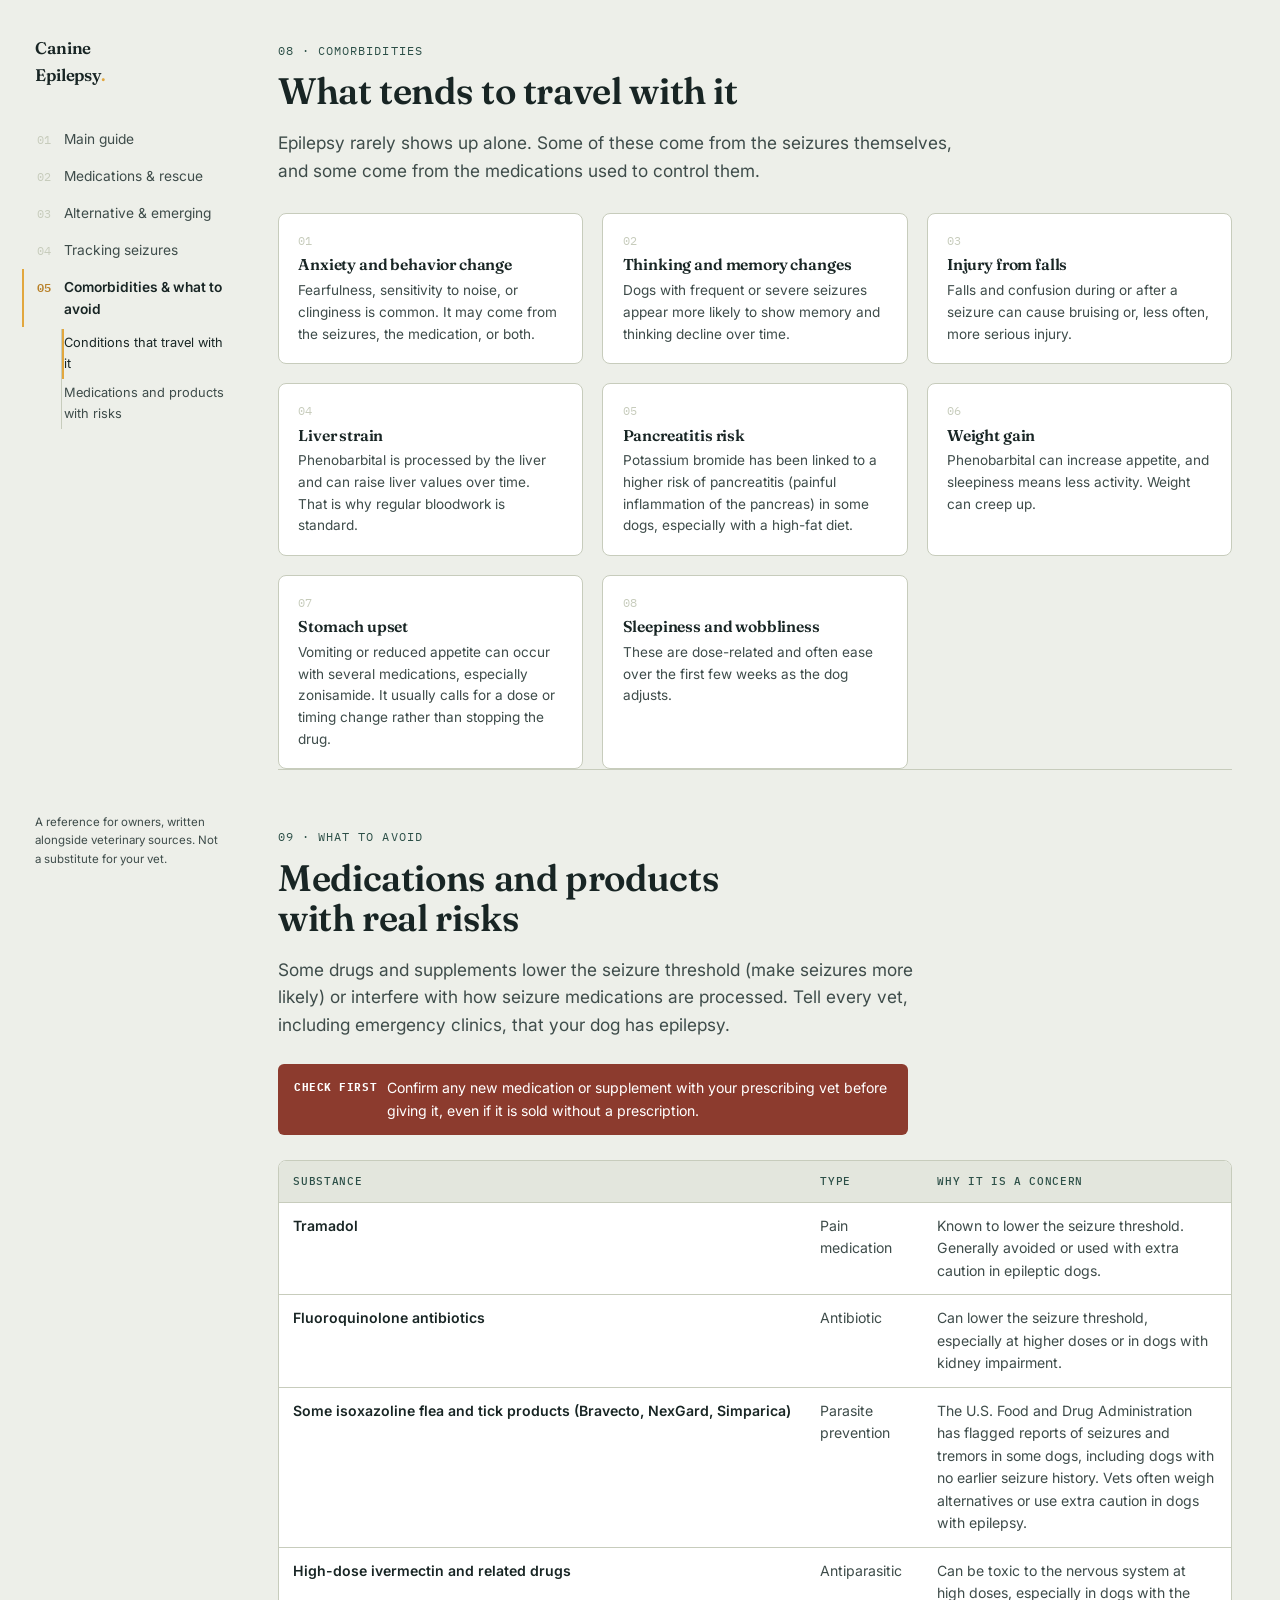
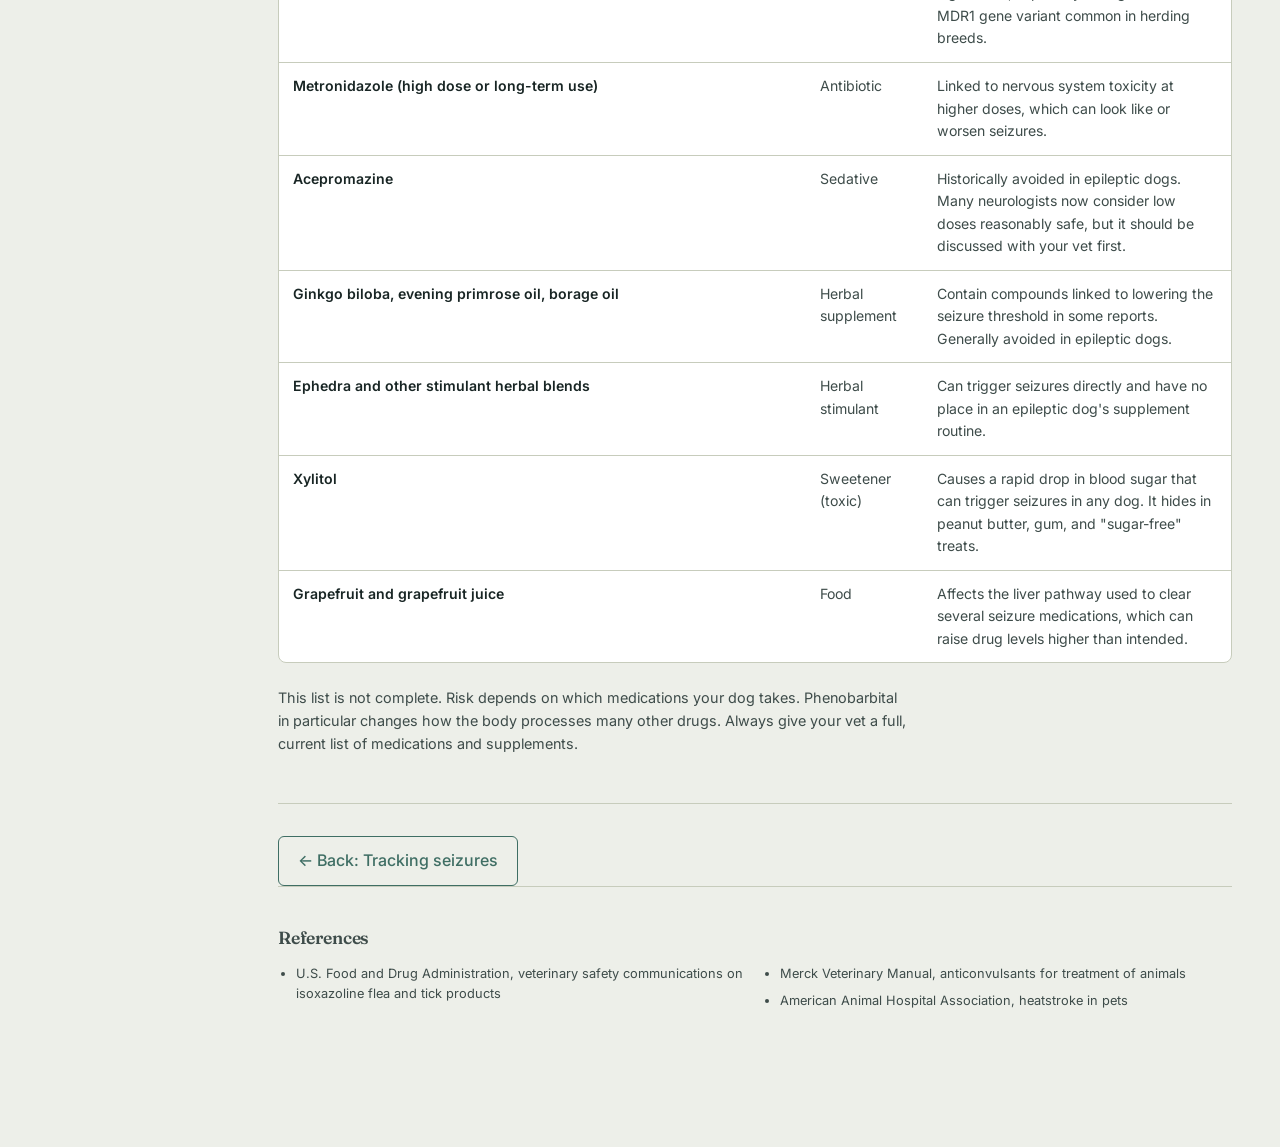
<file: epilepsy-site/canine-epilepsy-avoid.html>
<!DOCTYPE html>
<html lang="en">
<head>
<meta charset="UTF-8">
<meta name="viewport" content="width=device-width, initial-scale=1.0">
<title>Canine Epilepsy: Comorbidities &amp; What to Avoid</title>
<link rel="preconnect" href="https://fonts.googleapis.com">
<link rel="preconnect" href="https://fonts.gstatic.com" crossorigin>
<link href="https://fonts.googleapis.com/css2?family=Fraunces:opsz,wght@9..144,300;9..144,400;9..144,500;9..144,600;9..144,700&family=Inter:wght@400;500;600;700&family=IBM+Plex+Mono:wght@400;500;600&display=swap" rel="stylesheet">
<link rel="stylesheet" href="canine-epilepsy.css">
</head>
<body>
<div class="shell">
  <nav class="rail">
    <div class="rail-mark">Canine<br>Epilepsy<span style="color:var(--spike)">.</span></div>
    <ol class="pages">
      <li><a href="canine-epilepsy-guide.html"><span class="pnum">01</span>Main guide</a>
      </li>
      <li><a href="canine-epilepsy-medications.html"><span class="pnum">02</span>Medications &amp; rescue</a>
      </li>
      <li><a href="canine-epilepsy-advanced-topics.html"><span class="pnum">03</span>Alternative &amp; emerging</a>
      </li>
      <li><a href="canine-epilepsy-tracking.html"><span class="pnum">04</span>Tracking seizures</a>
      </li>
      <li><a href="canine-epilepsy-avoid.html" aria-current="page"><span class="pnum">05</span>Comorbidities &amp; what to avoid</a>
        <ol id="railList" class="subs">
          <li><a href="#comorbid">Conditions that travel with it</a></li>
          <li><a href="#contra">Medications and products with risks</a></li>
        </ol>
      </li>
    </ol>
    <div class="rail-foot">A reference for owners, written alongside veterinary sources. Not a substitute for your vet.</div>
  </nav>

  <main>
    <section id="comorbid" style="padding-top:2.6rem;">
      <span class="eyebrow">08 · Comorbidities</span>
      <h2 class="title">What tends to travel with it</h2>
      <p class="lede">Epilepsy rarely shows up alone. Some of these come from the seizures themselves, and some come from the medications used to control them.</p>
      <div class="como-grid">
        <div class="como"><span class="num">01</span><h4>Anxiety and behavior change</h4><p>Fearfulness, sensitivity to noise, or clinginess is common. It may come from the seizures, the medication, or both.</p></div>
        <div class="como"><span class="num">02</span><h4>Thinking and memory changes</h4><p>Dogs with frequent or severe seizures appear more likely to show memory and thinking decline over time.</p></div>
        <div class="como"><span class="num">03</span><h4>Injury from falls</h4><p>Falls and confusion during or after a seizure can cause bruising or, less often, more serious injury.</p></div>
        <div class="como"><span class="num">04</span><h4>Liver strain</h4><p>Phenobarbital is processed by the liver and can raise liver values over time. That is why regular bloodwork is standard.</p></div>
        <div class="como"><span class="num">05</span><h4>Pancreatitis risk</h4><p>Potassium bromide has been linked to a higher risk of pancreatitis (painful inflammation of the pancreas) in some dogs, especially with a high-fat diet.</p></div>
        <div class="como"><span class="num">06</span><h4>Weight gain</h4><p>Phenobarbital can increase appetite, and sleepiness means less activity. Weight can creep up.</p></div>
        <div class="como"><span class="num">07</span><h4>Stomach upset</h4><p>Vomiting or reduced appetite can occur with several medications, especially zonisamide. It usually calls for a dose or timing change rather than stopping the drug.</p></div>
        <div class="como"><span class="num">08</span><h4>Sleepiness and wobbliness</h4><p>These are dose-related and often ease over the first few weeks as the dog adjusts.</p></div>
      </div>
    </section>

    <section id="contra">
      <span class="eyebrow">09 · What to avoid</span>
      <h2 class="title">Medications and products with real risks</h2>
      <p class="lede">Some drugs and supplements lower the seizure threshold (make seizures more likely) or interfere with how seizure medications are processed. Tell every vet, including emergency clinics, that your dog has epilepsy.</p>
      <div class="risk-band"><b>Check first</b> Confirm any new medication or supplement with your prescribing vet before giving it, even if it is sold without a prescription.</div>

      <div class="table-wrap">
        <table>
          <thead><tr><th>Substance</th><th>Type</th><th>Why it is a concern</th></tr></thead>
          <tbody>
            <tr><td>Tramadol</td><td>Pain medication</td><td>Known to lower the seizure threshold. Generally avoided or used with extra caution in epileptic dogs.</td></tr>
            <tr><td>Fluoroquinolone antibiotics</td><td>Antibiotic</td><td>Can lower the seizure threshold, especially at higher doses or in dogs with kidney impairment.</td></tr>
            <tr><td>Some isoxazoline flea and tick products (Bravecto, NexGard, Simparica)</td><td>Parasite prevention</td><td>The U.S. Food and Drug Administration has flagged reports of seizures and tremors in some dogs, including dogs with no earlier seizure history. Vets often weigh alternatives or use extra caution in dogs with epilepsy.</td></tr>
            <tr><td>High-dose ivermectin and related drugs</td><td>Antiparasitic</td><td>Can be toxic to the nervous system at high doses, especially in dogs with the MDR1 gene variant common in herding breeds.</td></tr>
            <tr><td>Metronidazole (high dose or long-term use)</td><td>Antibiotic</td><td>Linked to nervous system toxicity at higher doses, which can look like or worsen seizures.</td></tr>
            <tr><td>Acepromazine</td><td>Sedative</td><td>Historically avoided in epileptic dogs. Many neurologists now consider low doses reasonably safe, but it should be discussed with your vet first.</td></tr>
            <tr><td>Ginkgo biloba, evening primrose oil, borage oil</td><td>Herbal supplement</td><td>Contain compounds linked to lowering the seizure threshold in some reports. Generally avoided in epileptic dogs.</td></tr>
            <tr><td>Ephedra and other stimulant herbal blends</td><td>Herbal stimulant</td><td>Can trigger seizures directly and have no place in an epileptic dog's supplement routine.</td></tr>
            <tr><td>Xylitol</td><td>Sweetener (toxic)</td><td>Causes a rapid drop in blood sugar that can trigger seizures in any dog. It hides in peanut butter, gum, and "sugar-free" treats.</td></tr>
            <tr><td>Grapefruit and grapefruit juice</td><td>Food</td><td>Affects the liver pathway used to clear several seizure medications, which can raise drug levels higher than intended.</td></tr>
          </tbody>
        </table>
      </div>
      <p style="margin-top:1.4rem;font-size:0.9rem;color:var(--ink-soft);">This list is not complete. Risk depends on which medications your dog takes. Phenobarbital in particular changes how the body processes many other drugs. Always give your vet a full, current list of medications and supplements.</p>
    </section>

    <div class="nav-buttons">
      <a href="canine-epilepsy-tracking.html">← Back: Tracking seizures</a>
      <span></span>
    </div>

    <footer>
      <h3>References</h3>
      <ul class="sources">
        <li>U.S. Food and Drug Administration, veterinary safety communications on isoxazoline flea and tick products</li>
        <li>Merck Veterinary Manual, anticonvulsants for treatment of animals</li>
        <li>American Animal Hospital Association, heatstroke in pets</li>
      </ul>
    </footer>
  </main>
</div>
<script>
  const links=[...document.querySelectorAll('#railList a')];
  const secs=links.map(a=>document.querySelector(a.getAttribute('href')));
  function onScroll(){let i=0;const y=window.scrollY+window.innerHeight*0.3;secs.forEach((s,k)=>{if(s&&s.offsetTop<=y)i=k;});links.forEach((a,k)=>a.classList.toggle('active',k===i));}
  document.addEventListener('scroll',onScroll,{passive:true});window.addEventListener('load',onScroll);
</script>
</body>
</html>
</file>
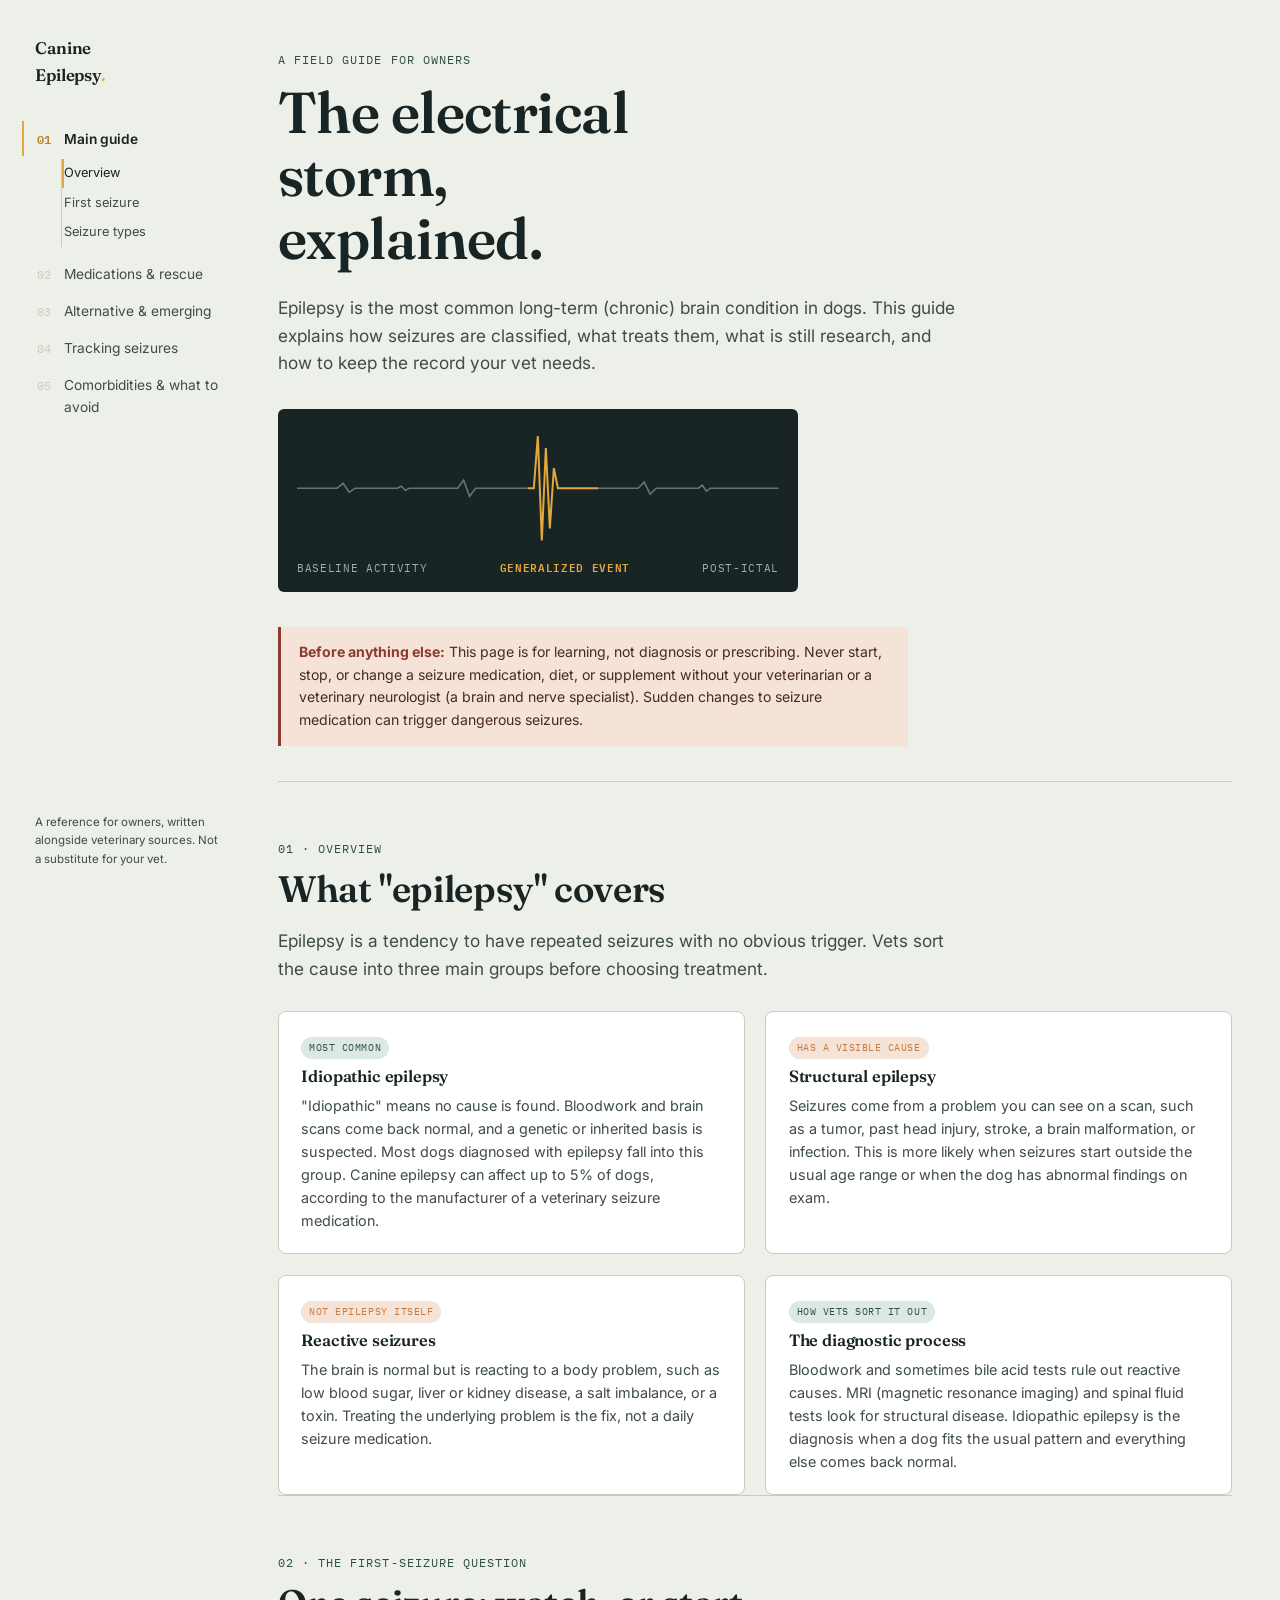
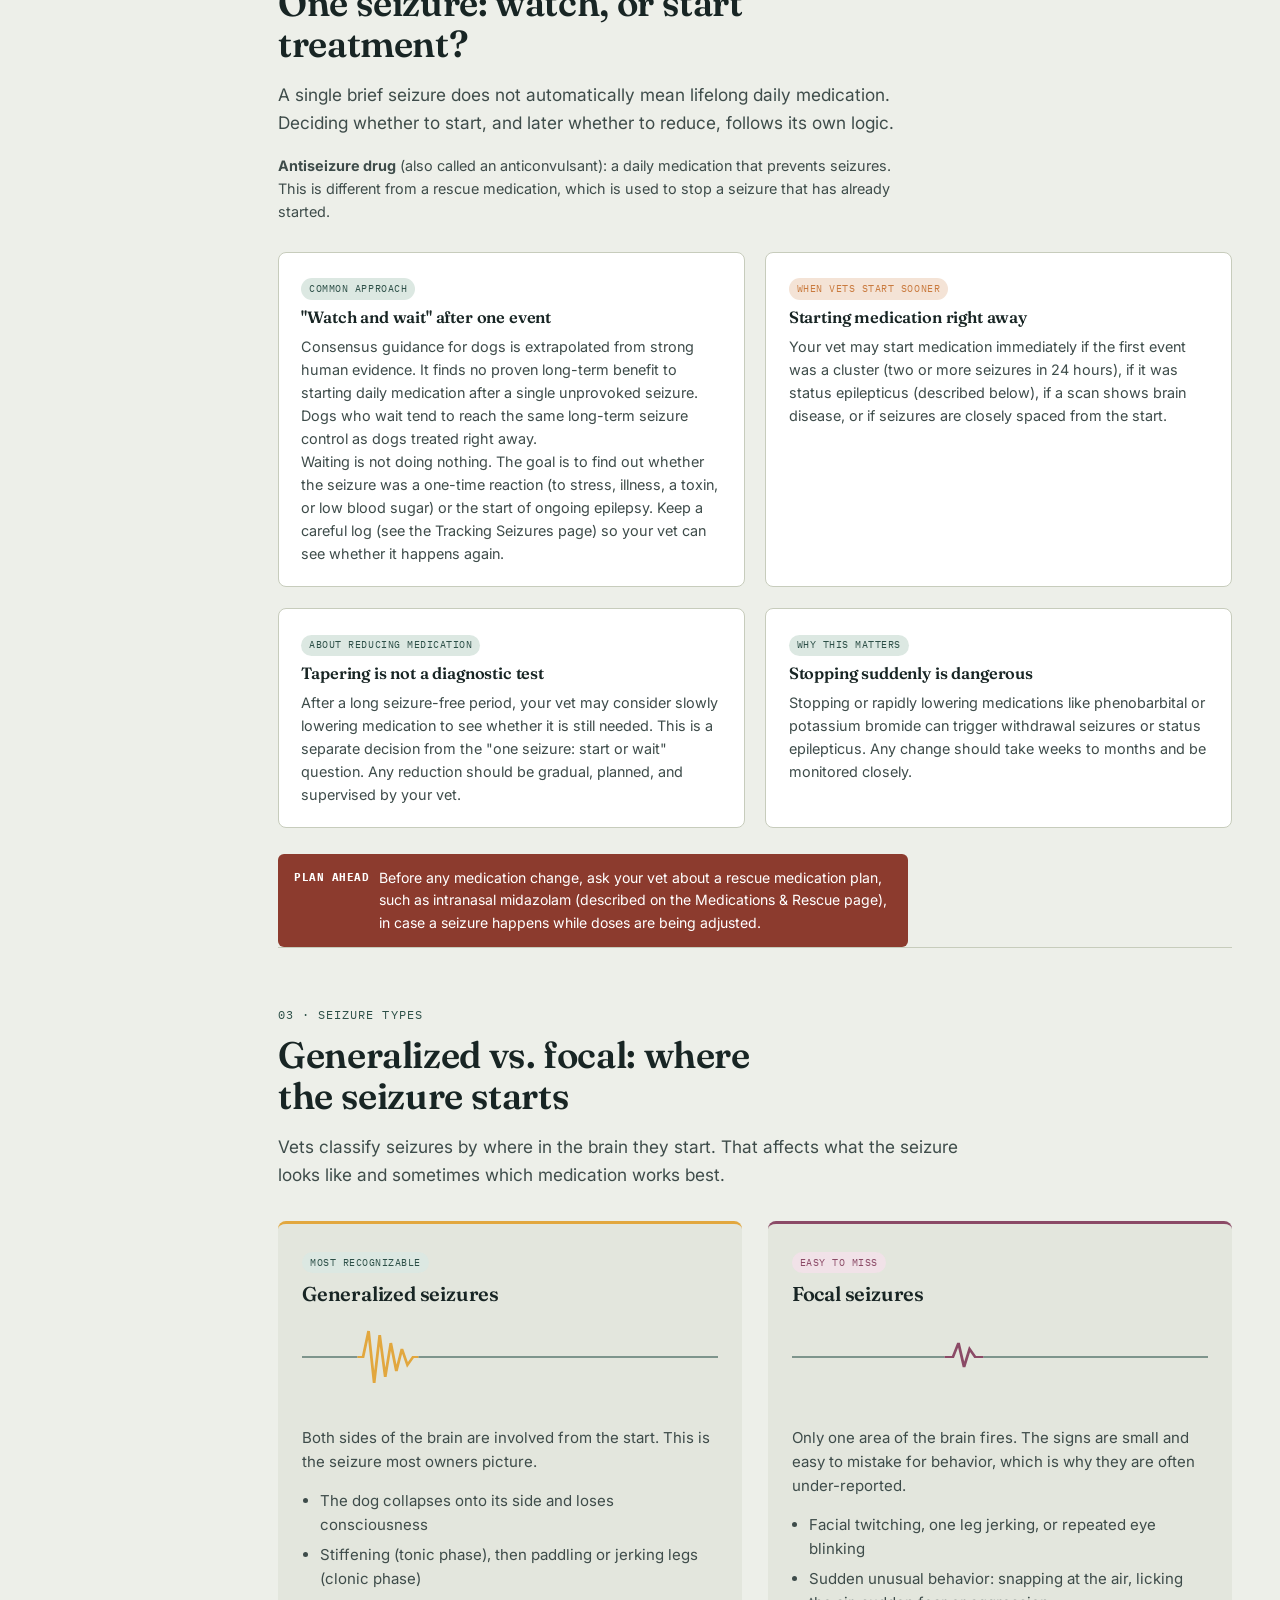
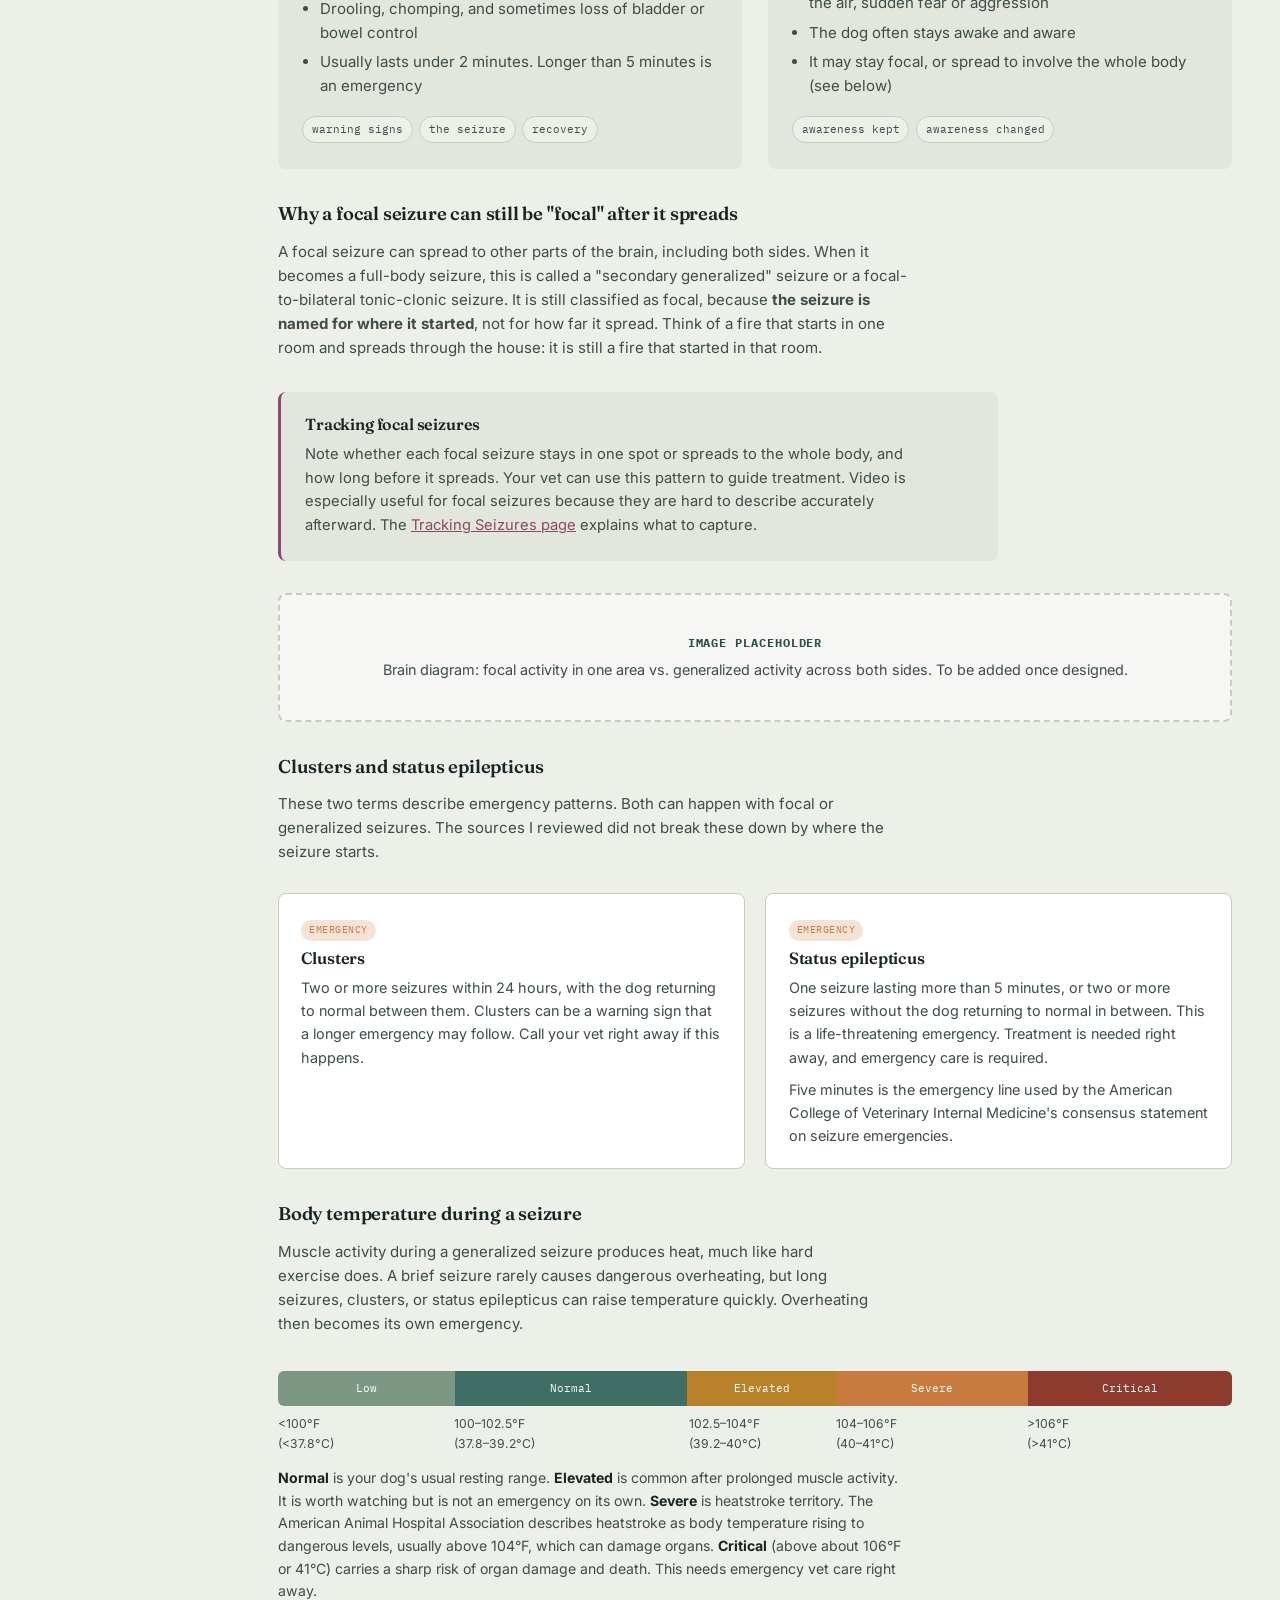
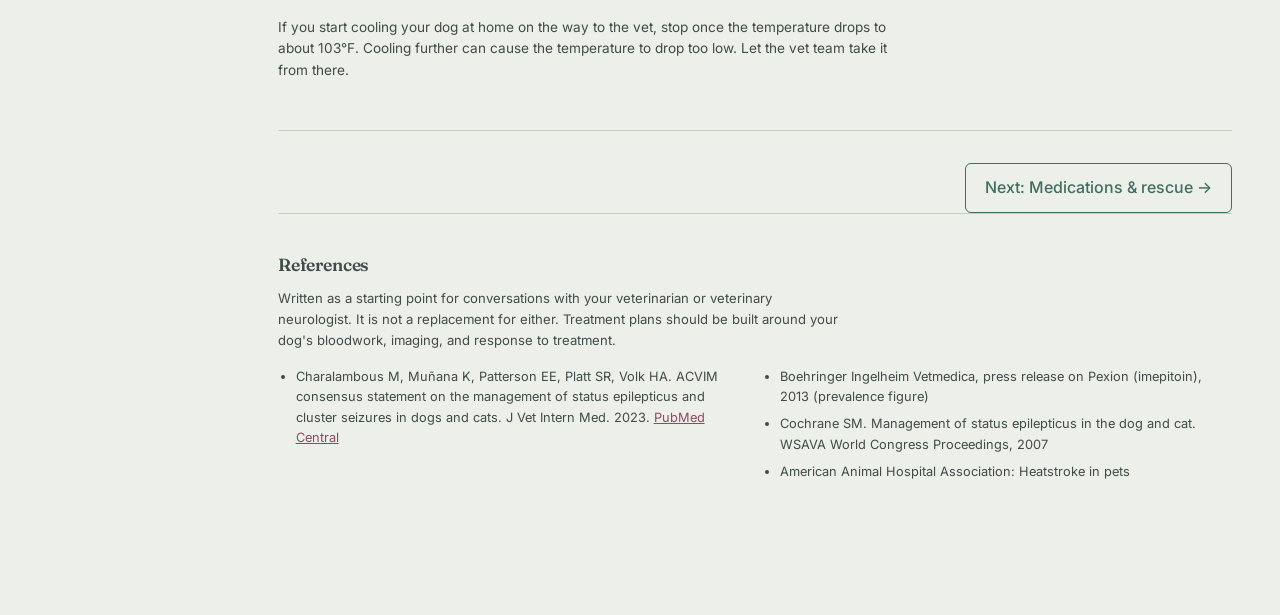
<file: epilepsy-site/canine-epilepsy-guide.html>
<!DOCTYPE html>
<html lang="en">
<head>
<meta charset="UTF-8">
<meta name="viewport" content="width=device-width, initial-scale=1.0">
<title>Canine Epilepsy: A Field Guide</title>
<link rel="preconnect" href="https://fonts.googleapis.com">
<link rel="preconnect" href="https://fonts.gstatic.com" crossorigin>
<link href="https://fonts.googleapis.com/css2?family=Fraunces:opsz,wght@9..144,300;9..144,400;9..144,500;9..144,600;9..144,700&family=Inter:wght@400;500;600;700&family=IBM+Plex+Mono:wght@400;500;600&display=swap" rel="stylesheet">
<link rel="stylesheet" href="canine-epilepsy.css">
</head>
<body>
<div class="shell">
  <nav class="rail">
    <div class="rail-mark">Canine<br>Epilepsy<span style="color:var(--spike)">.</span></div>
    <ol class="pages">
      <li><a href="canine-epilepsy-guide.html" aria-current="page"><span class="pnum">01</span>Main guide</a>
        <ol id="railList" class="subs">
          <li><a href="#overview">Overview</a></li>
          <li><a href="#first-seizure">First seizure</a></li>
          <li><a href="#types">Seizure types</a></li>
        </ol>
      </li>
      <li><a href="canine-epilepsy-medications.html"><span class="pnum">02</span>Medications &amp; rescue</a>
      </li>
      <li><a href="canine-epilepsy-advanced-topics.html"><span class="pnum">03</span>Alternative &amp; emerging</a>
      </li>
      <li><a href="canine-epilepsy-tracking.html"><span class="pnum">04</span>Tracking seizures</a>
      </li>
      <li><a href="canine-epilepsy-avoid.html"><span class="pnum">05</span>Comorbidities &amp; what to avoid</a>
      </li>
    </ol>
    <div class="rail-foot">A reference for owners, written alongside veterinary sources. Not a substitute for your vet.</div>
  </nav>

  <main>
    <section class="hero-main" id="top">
      <span class="eyebrow">A field guide for owners</span>
      <h1>The electrical storm, explained.</h1>
      <p class="lede" style="margin-top:0.8rem;">Epilepsy is the most common long-term (chronic) brain condition in dogs. This guide explains how seizures are classified, what treats them, what is still research, and how to keep the record your vet needs.</p>
      <div class="trace-box" aria-hidden="true">
        <svg viewBox="0 0 480 120" preserveAspectRatio="none">
          <polyline fill="none" stroke="#5C7A72" stroke-width="1.6" points="0,60 40,60 46,55 52,64 58,60 100,60 104,58 108,62 112,60 160,60 166,52 172,68 178,60 230,60"/>
          <polyline fill="none" stroke="#E2A73E" stroke-width="2" points="230,60 236,60 240,8 244,112 248,20 252,100 256,40 260,60 264,60 300,60"/>
          <polyline fill="none" stroke="#5C7A72" stroke-width="1.6" points="300,60 340,60 346,54 352,66 358,60 400,60 404,57 408,63 412,60 480,60"/>
        </svg>
        <div class="trace-label"><span>Baseline activity</span><b>Generalized event</b><span>Post-ictal</span></div>
      </div>
      <div class="disclaimer"><strong>Before anything else:</strong> This page is for learning, not diagnosis or prescribing. Never start, stop, or change a seizure medication, diet, or supplement without your veterinarian or a veterinary neurologist (a brain and nerve specialist). Sudden changes to seizure medication can trigger dangerous seizures.</div>
    </section>

    <section id="overview">
      <span class="eyebrow">01 · Overview</span>
      <h2 class="title">What "epilepsy" covers</h2>
      <p class="lede">Epilepsy is a tendency to have repeated seizures with no obvious trigger. Vets sort the cause into three main groups before choosing treatment.</p>
      <div class="card-grid">
        <div class="card">
          <span class="tag evidence-strong">Most common</span>
          <h4>Idiopathic epilepsy</h4>
          <p>"Idiopathic" means no cause is found. Bloodwork and brain scans come back normal, and a genetic or inherited basis is suspected. Most dogs diagnosed with epilepsy fall into this group. Canine epilepsy can affect up to 5% of dogs, according to the manufacturer of a veterinary seizure medication.</p>
        </div>
        <div class="card">
          <span class="tag evidence-mixed">Has a visible cause</span>
          <h4>Structural epilepsy</h4>
          <p>Seizures come from a problem you can see on a scan, such as a tumor, past head injury, stroke, a brain malformation, or infection. This is more likely when seizures start outside the usual age range or when the dog has abnormal findings on exam.</p>
        </div>
        <div class="card">
          <span class="tag evidence-mixed">Not epilepsy itself</span>
          <h4>Reactive seizures</h4>
          <p>The brain is normal but is reacting to a body problem, such as low blood sugar, liver or kidney disease, a salt imbalance, or a toxin. Treating the underlying problem is the fix, not a daily seizure medication.</p>
        </div>
        <div class="card">
          <span class="tag evidence-strong">How vets sort it out</span>
          <h4>The diagnostic process</h4>
          <p>Bloodwork and sometimes bile acid tests rule out reactive causes. MRI (magnetic resonance imaging) and spinal fluid tests look for structural disease. Idiopathic epilepsy is the diagnosis when a dog fits the usual pattern and everything else comes back normal.</p>
        </div>
      </div>
    </section>

    <section id="first-seizure">
      <span class="eyebrow">02 · The first-seizure question</span>
      <h2 class="title">One seizure: watch, or start treatment?</h2>
      <p class="lede">A single brief seizure does not automatically mean lifelong daily medication. Deciding whether to start, and later whether to reduce, follows its own logic.</p>
      <p style="font-size:0.9rem;color:var(--ink-soft);margin-top:0.8rem;"><strong>Antiseizure drug</strong> (also called an anticonvulsant): a daily medication that prevents seizures. This is different from a rescue medication, which is used to stop a seizure that has already started.</p>
      <div class="card-grid">
        <div class="card">
          <span class="tag evidence-strong">Common approach</span>
          <h4>"Watch and wait" after one event</h4>
          <p>Consensus guidance for dogs is extrapolated from strong human evidence. It finds no proven long-term benefit to starting daily medication after a single unprovoked seizure. Dogs who wait tend to reach the same long-term seizure control as dogs treated right away.</p>
          <p>Waiting is not doing nothing. The goal is to find out whether the seizure was a one-time reaction (to stress, illness, a toxin, or low blood sugar) or the start of ongoing epilepsy. Keep a careful log (see the Tracking Seizures page) so your vet can see whether it happens again.</p>
        </div>
        <div class="card">
          <span class="tag evidence-mixed">When vets start sooner</span>
          <h4>Starting medication right away</h4>
          <p>Your vet may start medication immediately if the first event was a cluster (two or more seizures in 24 hours), if it was status epilepticus (described below), if a scan shows brain disease, or if seizures are closely spaced from the start.</p>
        </div>
        <div class="card">
          <span class="tag evidence-strong">About reducing medication</span>
          <h4>Tapering is not a diagnostic test</h4>
          <p>After a long seizure-free period, your vet may consider slowly lowering medication to see whether it is still needed. This is a separate decision from the "one seizure: start or wait" question. Any reduction should be gradual, planned, and supervised by your vet.</p>
        </div>
        <div class="card">
          <span class="tag evidence-strong">Why this matters</span>
          <h4>Stopping suddenly is dangerous</h4>
          <p>Stopping or rapidly lowering medications like phenobarbital or potassium bromide can trigger withdrawal seizures or status epilepticus. Any change should take weeks to months and be monitored closely.</p>
        </div>
      </div>
      <div class="risk-band"><b>Plan ahead</b> Before any medication change, ask your vet about a rescue medication plan, such as intranasal midazolam (described on the Medications &amp; Rescue page), in case a seizure happens while doses are being adjusted.</div>
    </section>

    <section id="types">
      <span class="eyebrow">03 · Seizure types</span>
      <h2 class="title">Generalized vs. focal: where the seizure starts</h2>
      <p class="lede">Vets classify seizures by where in the brain they start. That affects what the seizure looks like and sometimes which medication works best.</p>

      <div class="type-grid">
        <div class="type-card">
          <span class="tag most">Most recognizable</span>
          <h3>Generalized seizures</h3>
          <svg viewBox="0 0 300 60" preserveAspectRatio="none">
            <polyline fill="none" stroke="#5C7A72" stroke-width="1.4" points="0,30 40,30"/>
            <polyline fill="none" stroke="#E2A73E" stroke-width="2" points="40,30 44,30 48,4 52,56 56,8 60,50 64,16 68,44 72,22 76,38 80,30 84,30"/>
            <polyline fill="none" stroke="#5C7A72" stroke-width="1.4" points="84,30 300,30"/>
          </svg>
          <p style="font-size:0.94rem;color:var(--ink-soft);">Both sides of the brain are involved from the start. This is the seizure most owners picture.</p>
          <ul>
            <li>The dog collapses onto its side and loses consciousness</li>
            <li>Stiffening (tonic phase), then paddling or jerking legs (clonic phase)</li>
            <li>Drooling, chomping, and sometimes loss of bladder or bowel control</li>
            <li>Usually lasts under 2 minutes. Longer than 5 minutes is an emergency</li>
          </ul>
          <div class="phase-strip">
            <span class="phase">warning signs</span>
            <span class="phase">the seizure</span>
            <span class="phase">recovery</span>
          </div>
        </div>

        <div class="type-card focal">
          <span class="tag easy-miss">Easy to miss</span>
          <h3>Focal seizures</h3>
          <svg viewBox="0 0 300 60" preserveAspectRatio="none">
            <polyline fill="none" stroke="#5C7A72" stroke-width="1.4" points="0,30 110,30"/>
            <polyline fill="none" stroke="#8B4A66" stroke-width="2" points="110,30 116,30 120,16 124,40 128,22 132,30 138,30"/>
            <polyline fill="none" stroke="#5C7A72" stroke-width="1.4" points="138,30 300,30"/>
          </svg>
          <p style="font-size:0.94rem;color:var(--ink-soft);">Only one area of the brain fires. The signs are small and easy to mistake for behavior, which is why they are often under-reported.</p>
          <ul>
            <li>Facial twitching, one leg jerking, or repeated eye blinking</li>
            <li>Sudden unusual behavior: snapping at the air, licking the air, sudden fear or aggression</li>
            <li>The dog often stays awake and aware</li>
            <li>It may stay focal, or spread to involve the whole body (see below)</li>
          </ul>
          <div class="phase-strip">
            <span class="phase">awareness kept</span>
            <span class="phase">awareness changed</span>
          </div>
        </div>
      </div>

      <h3 style="font-size:1.15rem;margin-top:2.2rem;">Why a focal seizure can still be "focal" after it spreads</h3>
      <p style="font-size:0.94rem;color:var(--ink-soft);">A focal seizure can spread to other parts of the brain, including both sides. When it becomes a full-body seizure, this is called a "secondary generalized" seizure or a focal-to-bilateral tonic-clonic seizure. It is still classified as focal, because <strong>the seizure is named for where it started</strong>, not for how far it spread. Think of a fire that starts in one room and spreads through the house: it is still a fire that started in that room.</p>

      <div class="callout">
        <h4>Tracking focal seizures</h4>
        <p>Note whether each focal seizure stays in one spot or spreads to the whole body, and how long before it spreads. Your vet can use this pattern to guide treatment. Video is especially useful for focal seizures because they are hard to describe accurately afterward. The <a href="canine-epilepsy-tracking.html">Tracking Seizures page</a> explains what to capture.</p>
      </div>

      <div class="image-placeholder"><strong>Image placeholder</strong>Brain diagram: focal activity in one area vs. generalized activity across both sides. To be added once designed.</div>

      <h3 style="font-size:1.15rem;margin-top:2.2rem;">Clusters and status epilepticus</h3>
      <p style="font-size:0.94rem;color:var(--ink-soft);">These two terms describe emergency patterns. Both can happen with focal or generalized seizures. The sources I reviewed did not break these down by where the seizure starts.</p>
      <div class="card-grid">
        <div class="card">
          <span class="tag evidence-mixed">Emergency</span>
          <h4>Clusters</h4>
          <p>Two or more seizures within 24 hours, with the dog returning to normal between them. Clusters can be a warning sign that a longer emergency may follow. Call your vet right away if this happens.</p>
        </div>
        <div class="card">
          <span class="tag evidence-mixed">Emergency</span>
          <h4>Status epilepticus</h4>
          <p>One seizure lasting more than 5 minutes, or two or more seizures without the dog returning to normal in between. This is a life-threatening emergency. Treatment is needed right away, and emergency care is required.</p>
          <p style="margin-top:0.6rem;">Five minutes is the emergency line used by the American College of Veterinary Internal Medicine's consensus statement on seizure emergencies.</p>
        </div>
      </div>

      <h3 style="font-size:1.15rem;margin-top:2.2rem;">Body temperature during a seizure</h3>
      <p style="font-size:0.94rem;color:var(--ink-soft);max-width:66ch;">Muscle activity during a generalized seizure produces heat, much like hard exercise does. A brief seizure rarely causes dangerous overheating, but long seizures, clusters, or status epilepticus can raise temperature quickly. Overheating then becomes its own emergency.</p>
      <div class="temp-scale">
        <div class="temp-bar">
          <span class="temp-seg-low">Low</span>
          <span class="temp-seg-normal">Normal</span>
          <span class="temp-seg-elevated">Elevated</span>
          <span class="temp-seg-severe">Severe</span>
          <span class="temp-seg-critical">Critical</span>
        </div>
        <div class="temp-labels">
          <div class="l1">&lt;100°F<br>(&lt;37.8°C)</div>
          <div class="l2">100–102.5°F<br>(37.8–39.2°C)</div>
          <div class="l3">102.5–104°F<br>(39.2–40°C)</div>
          <div class="l4">104–106°F<br>(40–41°C)</div>
          <div class="l5">&gt;106°F<br>(&gt;41°C)</div>
        </div>
        <p style="font-size:0.88rem;color:var(--ink-soft);margin-top:0.9rem;"><strong style="color:var(--ink);">Normal</strong> is your dog's usual resting range. <strong style="color:var(--ink);">Elevated</strong> is common after prolonged muscle activity. It is worth watching but is not an emergency on its own. <strong style="color:var(--ink);">Severe</strong> is heatstroke territory. The American Animal Hospital Association describes heatstroke as body temperature rising to dangerous levels, usually above 104°F, which can damage organs. <strong style="color:var(--ink);">Critical</strong> (above about 106°F or 41°C) carries a sharp risk of organ damage and death. This needs emergency vet care right away.</p>
        <p style="font-size:0.85rem;color:var(--ink-soft);margin-top:0.6rem;">If you start cooling your dog at home on the way to the vet, stop once the temperature drops to about 103°F. Cooling further can cause the temperature to drop too low. Let the vet team take it from there.</p>
      </div>
    </section>

    <div class="nav-buttons">
      <span></span>
      <a href="canine-epilepsy-medications.html">Next: Medications &amp; rescue →</a>
    </div>

    <footer>
      <h3>References</h3>
      <p>Written as a starting point for conversations with your veterinarian or veterinary neurologist. It is not a replacement for either. Treatment plans should be built around your dog's bloodwork, imaging, and response to treatment.</p>
      <ul class="sources">
        <li>Charalambous M, Muñana K, Patterson EE, Platt SR, Volk HA. ACVIM consensus statement on the management of status epilepticus and cluster seizures in dogs and cats. J Vet Intern Med. 2023. <a href="https://pmc.ncbi.nlm.nih.gov/articles/PMC10800221/">PubMed Central</a></li>
        <li>Boehringer Ingelheim Vetmedica, press release on Pexion (imepitoin), 2013 (prevalence figure)</li>
        <li>Cochrane SM. Management of status epilepticus in the dog and cat. WSAVA World Congress Proceedings, 2007</li>
        <li>American Animal Hospital Association: Heatstroke in pets</li>
      </ul>
    </footer>
  </main>
</div>
<script>
  const links=[...document.querySelectorAll('#railList a')];
  const secs=links.map(a=>document.querySelector(a.getAttribute('href')));
  function onScroll(){let i=0;const y=window.scrollY+window.innerHeight*0.3;secs.forEach((s,k)=>{if(s&&s.offsetTop<=y)i=k;});links.forEach((a,k)=>a.classList.toggle('active',k===i));}
  document.addEventListener('scroll',onScroll,{passive:true});window.addEventListener('load',onScroll);
</script>
</body>
</html>
</file>
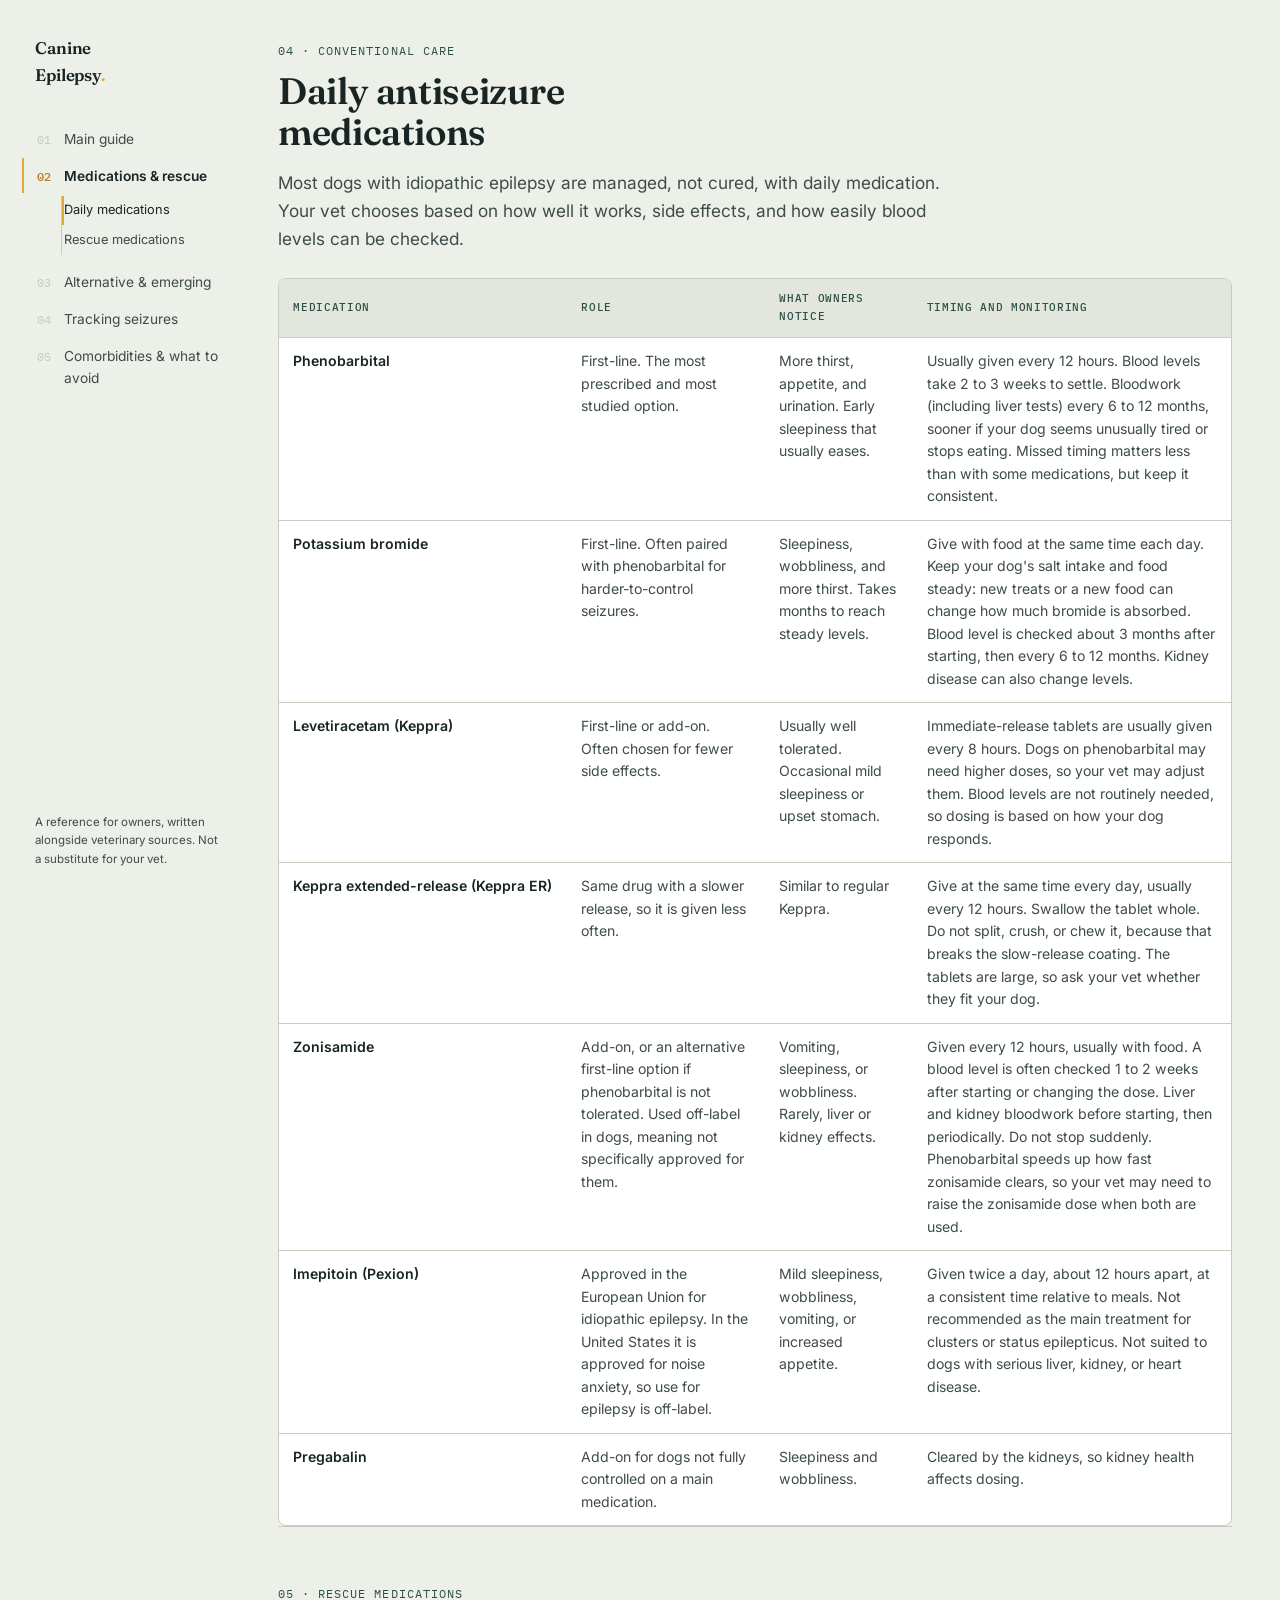
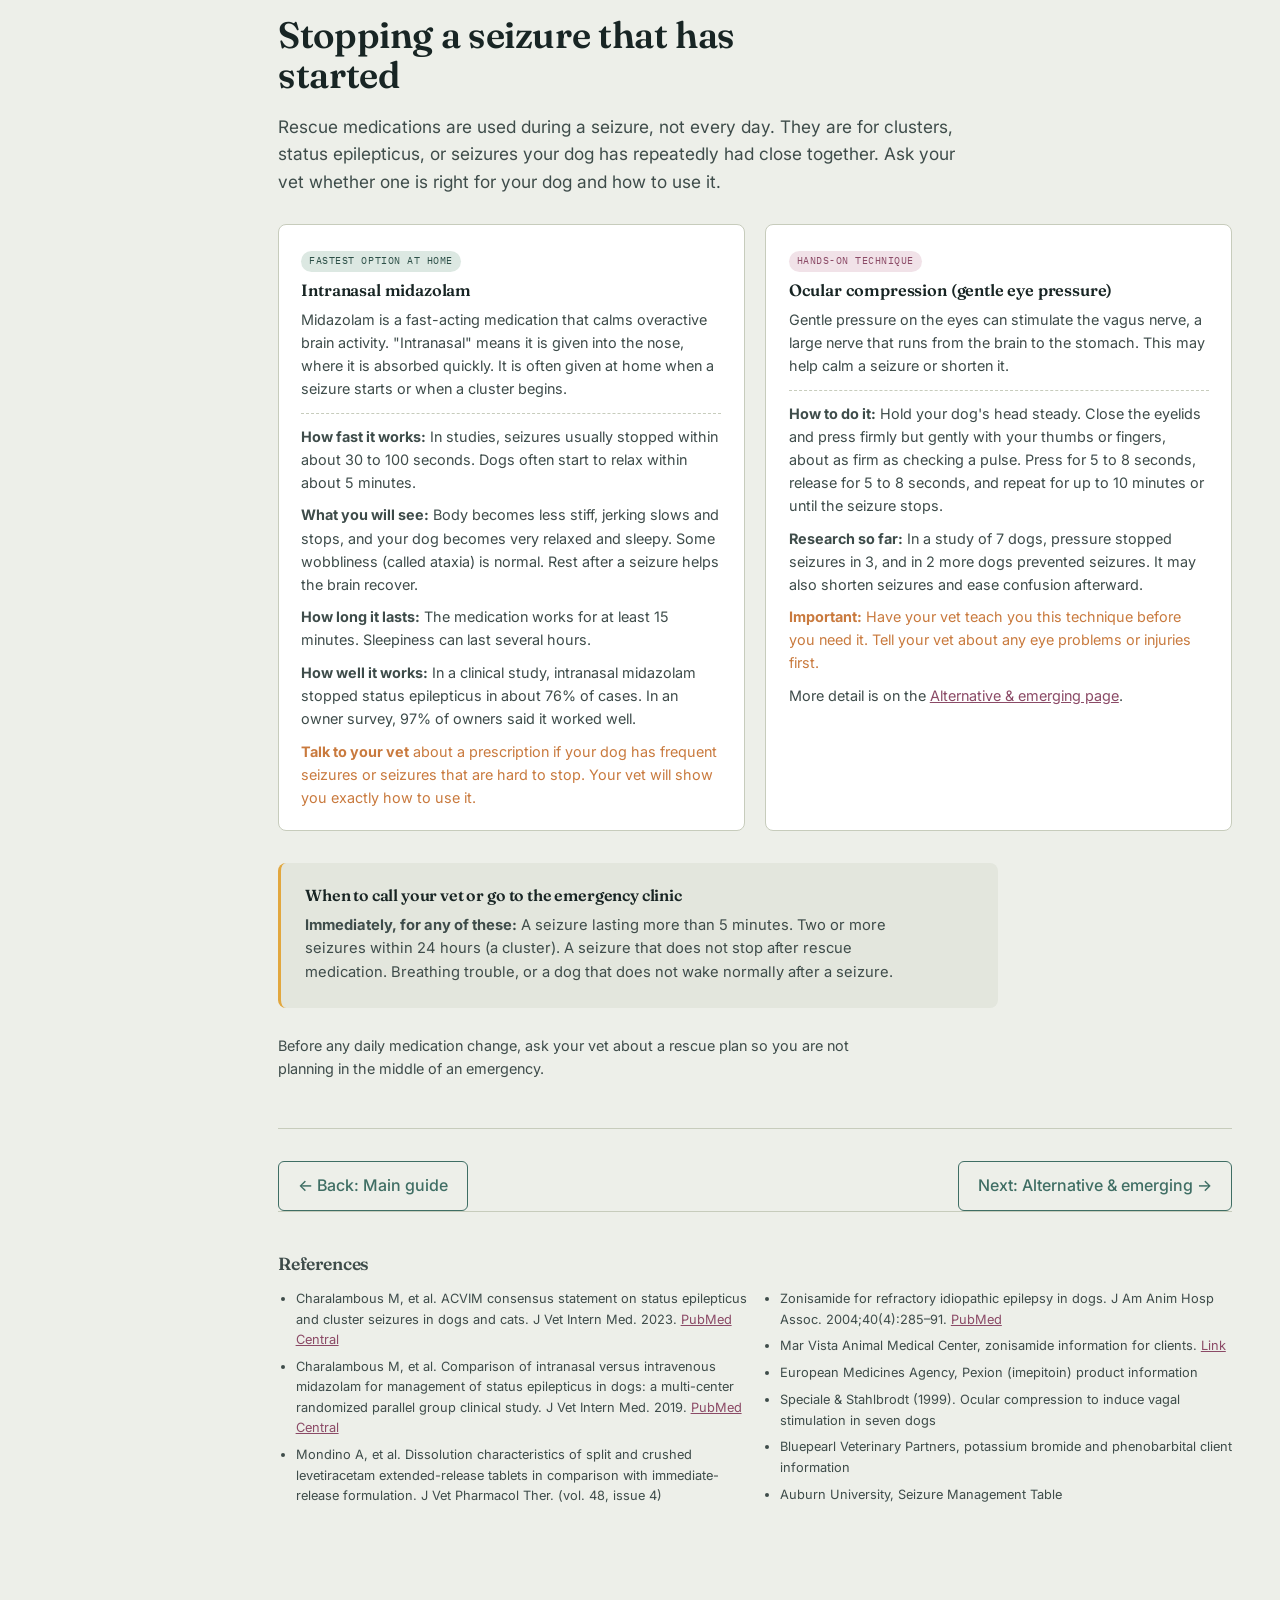
<file: epilepsy-site/canine-epilepsy-medications.html>
<!DOCTYPE html>
<html lang="en">
<head>
<meta charset="UTF-8">
<meta name="viewport" content="width=device-width, initial-scale=1.0">
<title>Canine Epilepsy: Medications &amp; Rescue</title>
<link rel="preconnect" href="https://fonts.googleapis.com">
<link rel="preconnect" href="https://fonts.gstatic.com" crossorigin>
<link href="https://fonts.googleapis.com/css2?family=Fraunces:opsz,wght@9..144,300;9..144,400;9..144,500;9..144,600;9..144,700&family=Inter:wght@400;500;600;700&family=IBM+Plex+Mono:wght@400;500;600&display=swap" rel="stylesheet">
<link rel="stylesheet" href="canine-epilepsy.css">
</head>
<body>
<div class="shell">
  <nav class="rail">
    <div class="rail-mark">Canine<br>Epilepsy<span style="color:var(--spike)">.</span></div>
    <ol class="pages">
      <li><a href="canine-epilepsy-guide.html"><span class="pnum">01</span>Main guide</a>
      </li>
      <li><a href="canine-epilepsy-medications.html" aria-current="page"><span class="pnum">02</span>Medications &amp; rescue</a>
        <ol id="railList" class="subs">
          <li><a href="#treatments">Daily medications</a></li>
          <li><a href="#rescue">Rescue medications</a></li>
        </ol>
      </li>
      <li><a href="canine-epilepsy-advanced-topics.html"><span class="pnum">03</span>Alternative &amp; emerging</a>
      </li>
      <li><a href="canine-epilepsy-tracking.html"><span class="pnum">04</span>Tracking seizures</a>
      </li>
      <li><a href="canine-epilepsy-avoid.html"><span class="pnum">05</span>Comorbidities &amp; what to avoid</a>
      </li>
    </ol>
    <div class="rail-foot">A reference for owners, written alongside veterinary sources. Not a substitute for your vet.</div>
  </nav>

  <main>
    <section id="treatments" style="padding-top:2.6rem;">
      <span class="eyebrow">04 · Conventional care</span>
      <h2 class="title">Daily antiseizure medications</h2>
      <p class="lede">Most dogs with idiopathic epilepsy are managed, not cured, with daily medication. Your vet chooses based on how well it works, side effects, and how easily blood levels can be checked.</p>

      <div class="table-wrap">
        <table>
          <thead><tr><th>Medication</th><th>Role</th><th>What owners notice</th><th>Timing and monitoring</th></tr></thead>
          <tbody>
            <tr>
              <td>Phenobarbital</td>
              <td>First-line. The most prescribed and most studied option.</td>
              <td>More thirst, appetite, and urination. Early sleepiness that usually eases.</td>
              <td>Usually given every 12 hours. Blood levels take 2 to 3 weeks to settle. Bloodwork (including liver tests) every 6 to 12 months, sooner if your dog seems unusually tired or stops eating. Missed timing matters less than with some medications, but keep it consistent.</td>
            </tr>
            <tr>
              <td>Potassium bromide</td>
              <td>First-line. Often paired with phenobarbital for harder-to-control seizures.</td>
              <td>Sleepiness, wobbliness, and more thirst. Takes months to reach steady levels.</td>
              <td>Give with food at the same time each day. Keep your dog's salt intake and food steady: new treats or a new food can change how much bromide is absorbed. Blood level is checked about 3 months after starting, then every 6 to 12 months. Kidney disease can also change levels.</td>
            </tr>
            <tr>
              <td>Levetiracetam (Keppra)</td>
              <td>First-line or add-on. Often chosen for fewer side effects.</td>
              <td>Usually well tolerated. Occasional mild sleepiness or upset stomach.</td>
              <td>Immediate-release tablets are usually given every 8 hours. Dogs on phenobarbital may need higher doses, so your vet may adjust them. Blood levels are not routinely needed, so dosing is based on how your dog responds.</td>
            </tr>
            <tr>
              <td>Keppra extended-release (Keppra ER)</td>
              <td>Same drug with a slower release, so it is given less often.</td>
              <td>Similar to regular Keppra.</td>
              <td>Give at the same time every day, usually every 12 hours. Swallow the tablet whole. Do not split, crush, or chew it, because that breaks the slow-release coating. The tablets are large, so ask your vet whether they fit your dog.</td>
            </tr>
            <tr>
              <td>Zonisamide</td>
              <td>Add-on, or an alternative first-line option if phenobarbital is not tolerated. Used off-label in dogs, meaning not specifically approved for them.</td>
              <td>Vomiting, sleepiness, or wobbliness. Rarely, liver or kidney effects.</td>
              <td>Given every 12 hours, usually with food. A blood level is often checked 1 to 2 weeks after starting or changing the dose. Liver and kidney bloodwork before starting, then periodically. Do not stop suddenly. Phenobarbital speeds up how fast zonisamide clears, so your vet may need to raise the zonisamide dose when both are used.</td>
            </tr>
            <tr>
              <td>Imepitoin (Pexion)</td>
              <td>Approved in the European Union for idiopathic epilepsy. In the United States it is approved for noise anxiety, so use for epilepsy is off-label.</td>
              <td>Mild sleepiness, wobbliness, vomiting, or increased appetite.</td>
              <td>Given twice a day, about 12 hours apart, at a consistent time relative to meals. Not recommended as the main treatment for clusters or status epilepticus. Not suited to dogs with serious liver, kidney, or heart disease.</td>
            </tr>
            <tr>
              <td>Pregabalin</td>
              <td>Add-on for dogs not fully controlled on a main medication.</td>
              <td>Sleepiness and wobbliness.</td>
              <td>Cleared by the kidneys, so kidney health affects dosing.</td>
            </tr>
          </tbody>
        </table>
      </div>
    </section>

    <section id="rescue">
      <span class="eyebrow">05 · Rescue medications</span>
      <h2 class="title">Stopping a seizure that has started</h2>
      <p class="lede">Rescue medications are used during a seizure, not every day. They are for clusters, status epilepticus, or seizures your dog has repeatedly had close together. Ask your vet whether one is right for your dog and how to use it.</p>

      <div class="card-grid">
        <div class="card">
          <span class="tag evidence-strong">Fastest option at home</span>
          <h4>Intranasal midazolam</h4>
          <p>Midazolam is a fast-acting medication that calms overactive brain activity. "Intranasal" means it is given into the nose, where it is absorbed quickly. It is often given at home when a seizure starts or when a cluster begins.</p>
          <p style="margin-top:0.8rem;padding-top:0.7rem;border-top:1px dashed var(--line);"><strong>How fast it works:</strong> In studies, seizures usually stopped within about 30 to 100 seconds. Dogs often start to relax within about 5 minutes.</p>
          <p style="margin-top:0.6rem;"><strong>What you will see:</strong> Body becomes less stiff, jerking slows and stops, and your dog becomes very relaxed and sleepy. Some wobbliness (called ataxia) is normal. Rest after a seizure helps the brain recover.</p>
          <p style="margin-top:0.6rem;"><strong>How long it lasts:</strong> The medication works for at least 15 minutes. Sleepiness can last several hours.</p>
          <p style="margin-top:0.6rem;"><strong>How well it works:</strong> In a clinical study, intranasal midazolam stopped status epilepticus in about 76% of cases. In an owner survey, 97% of owners said it worked well.</p>
          <p style="margin-top:0.6rem;color:var(--warn-line);"><strong>Talk to your vet</strong> about a prescription if your dog has frequent seizures or seizures that are hard to stop. Your vet will show you exactly how to use it.</p>
        </div>

        <div class="card">
          <span class="tag evidence-emerging">Hands-on technique</span>
          <h4>Ocular compression (gentle eye pressure)</h4>
          <p>Gentle pressure on the eyes can stimulate the vagus nerve, a large nerve that runs from the brain to the stomach. This may help calm a seizure or shorten it.</p>
          <p style="margin-top:0.8rem;padding-top:0.7rem;border-top:1px dashed var(--line);"><strong>How to do it:</strong> Hold your dog's head steady. Close the eyelids and press firmly but gently with your thumbs or fingers, about as firm as checking a pulse. Press for 5 to 8 seconds, release for 5 to 8 seconds, and repeat for up to 10 minutes or until the seizure stops.</p>
          <p style="margin-top:0.6rem;"><strong>Research so far:</strong> In a study of 7 dogs, pressure stopped seizures in 3, and in 2 more dogs prevented seizures. It may also shorten seizures and ease confusion afterward.</p>
          <p style="margin-top:0.6rem;color:var(--warn-line);"><strong>Important:</strong> Have your vet teach you this technique before you need it. Tell your vet about any eye problems or injuries first.</p>
          <p style="margin-top:0.6rem;">More detail is on the <a href="canine-epilepsy-advanced-topics.html">Alternative &amp; emerging page</a>.</p>
        </div>
      </div>

      <div class="callout spike">
        <h4>When to call your vet or go to the emergency clinic</h4>
        <p><strong>Immediately, for any of these:</strong> A seizure lasting more than 5 minutes. Two or more seizures within 24 hours (a cluster). A seizure that does not stop after rescue medication. Breathing trouble, or a dog that does not wake normally after a seizure.</p>
      </div>

      <p style="margin-top:1.6rem;font-size:0.9rem;color:var(--ink-soft);">Before any daily medication change, ask your vet about a rescue plan so you are not planning in the middle of an emergency.</p>
    </section>

    <div class="nav-buttons">
      <a href="canine-epilepsy-guide.html">← Back: Main guide</a>
      <a href="canine-epilepsy-advanced-topics.html">Next: Alternative &amp; emerging →</a>
    </div>

    <footer>
      <h3>References</h3>
      <ul class="sources">
        <li>Charalambous M, et al. ACVIM consensus statement on status epilepticus and cluster seizures in dogs and cats. J Vet Intern Med. 2023. <a href="https://pmc.ncbi.nlm.nih.gov/articles/PMC10800221/">PubMed Central</a></li>
        <li>Charalambous M, et al. Comparison of intranasal versus intravenous midazolam for management of status epilepticus in dogs: a multi-center randomized parallel group clinical study. J Vet Intern Med. 2019. <a href="https://pmc.ncbi.nlm.nih.gov/articles/PMC6872604/">PubMed Central</a></li>
        <li>Mondino A, et al. Dissolution characteristics of split and crushed levetiracetam extended-release tablets in comparison with immediate-release formulation. J Vet Pharmacol Ther. (vol. 48, issue 4)</li>
        <li>Zonisamide for refractory idiopathic epilepsy in dogs. J Am Anim Hosp Assoc. 2004;40(4):285–91. <a href="https://pubmed.ncbi.nlm.nih.gov/15238558/">PubMed</a></li>
        <li>Mar Vista Animal Medical Center, zonisamide information for clients. <a href="https://www.marvistavet.com/zonisamide.pml">Link</a></li>
        <li>European Medicines Agency, Pexion (imepitoin) product information</li>
        <li>Speciale &amp; Stahlbrodt (1999). Ocular compression to induce vagal stimulation in seven dogs</li>
        <li>Bluepearl Veterinary Partners, potassium bromide and phenobarbital client information</li>
        <li>Auburn University, Seizure Management Table</li>
      </ul>
    </footer>
  </main>
</div>
<script>
  const links=[...document.querySelectorAll('#railList a')];
  const secs=links.map(a=>document.querySelector(a.getAttribute('href')));
  function onScroll(){let i=0;const y=window.scrollY+window.innerHeight*0.3;secs.forEach((s,k)=>{if(s&&s.offsetTop<=y)i=k;});links.forEach((a,k)=>a.classList.toggle('active',k===i));}
  document.addEventListener('scroll',onScroll,{passive:true});window.addEventListener('load',onScroll);
</script>
</body>
</html>
</file>
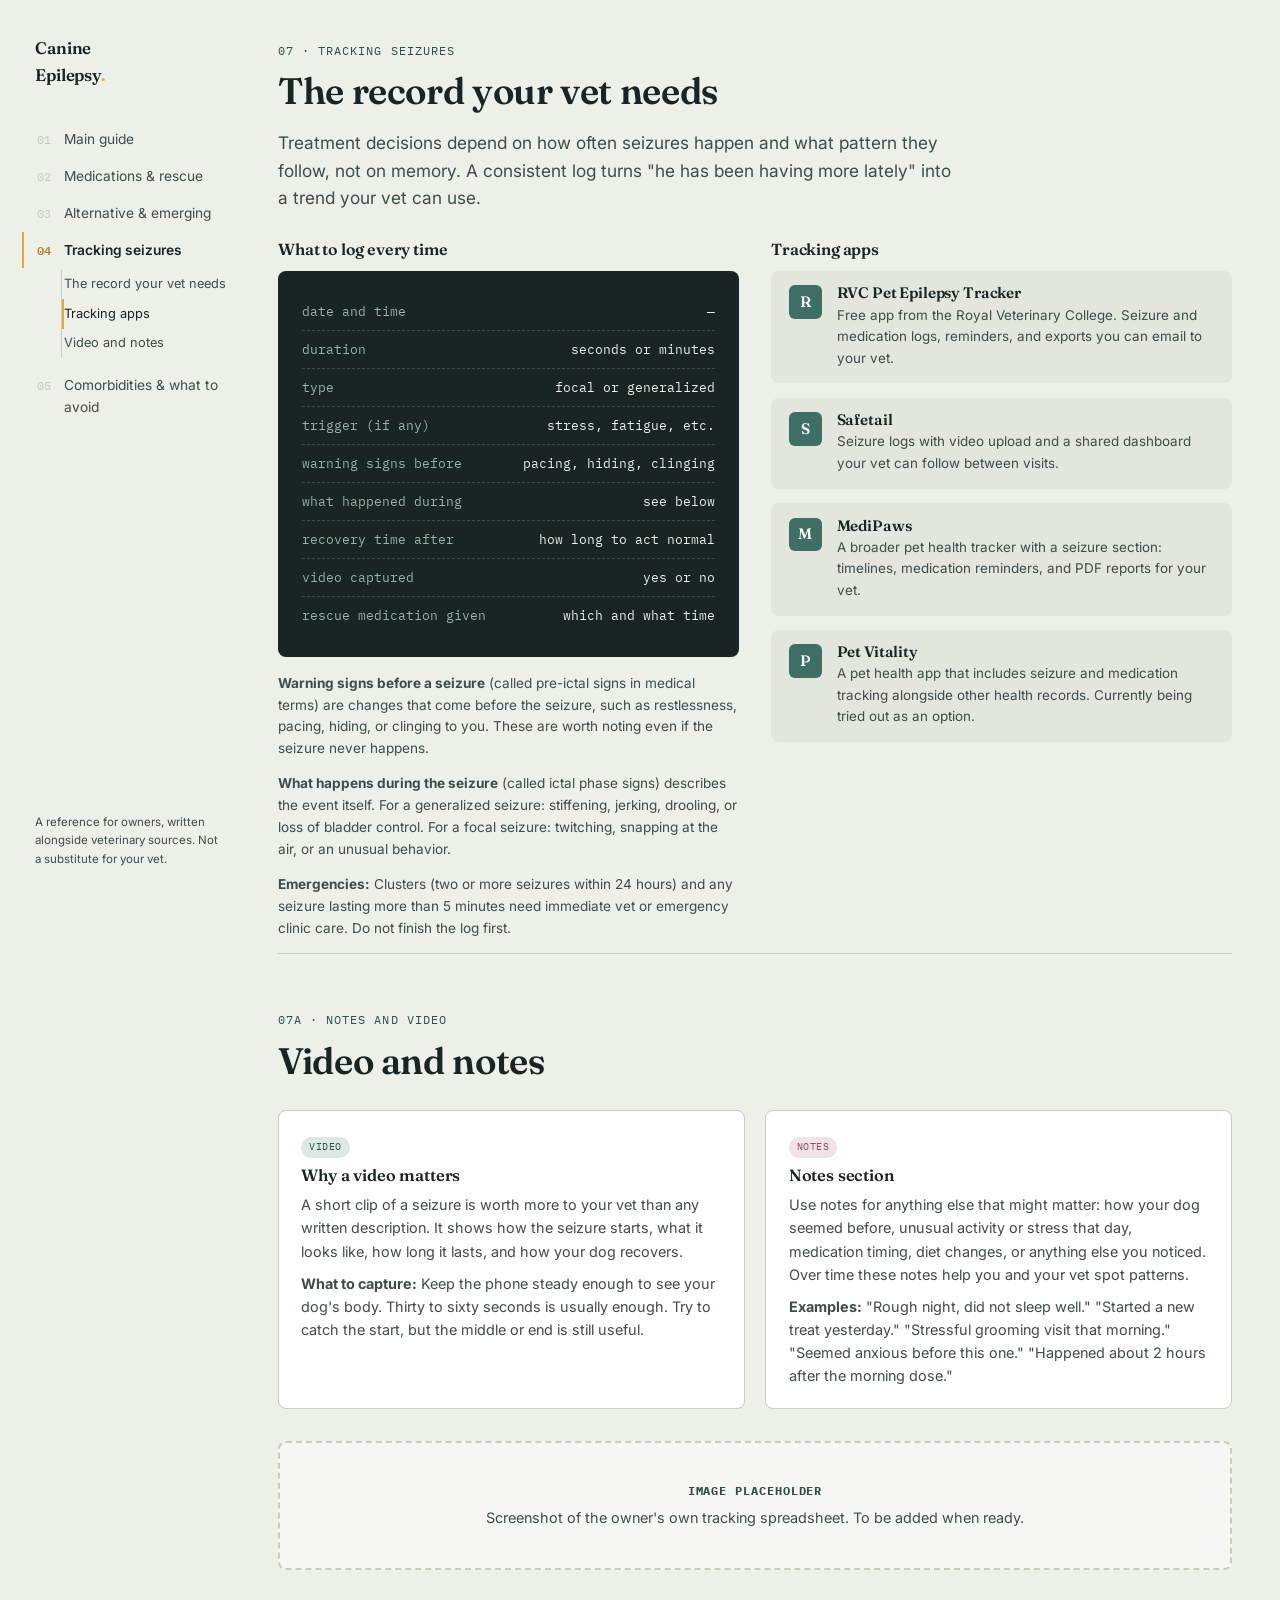
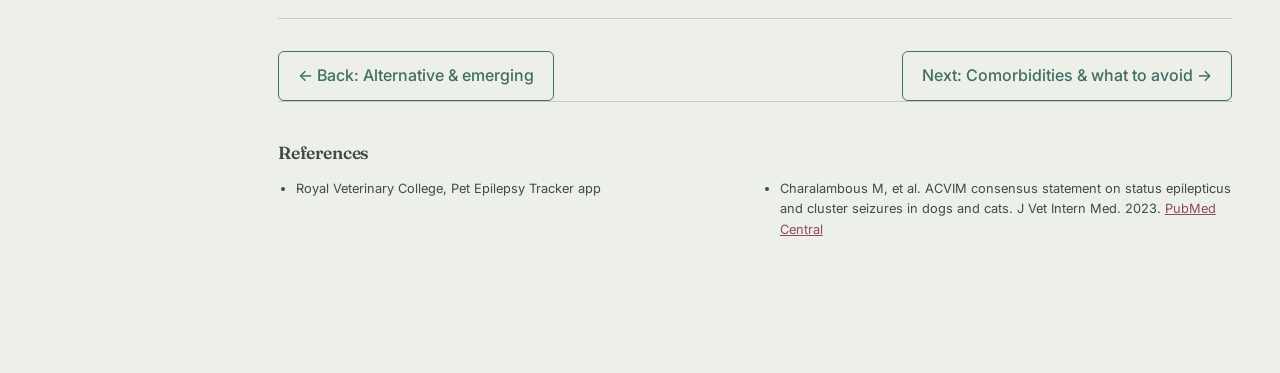
<file: epilepsy-site/canine-epilepsy-tracking.html>
<!DOCTYPE html>
<html lang="en">
<head>
<meta charset="UTF-8">
<meta name="viewport" content="width=device-width, initial-scale=1.0">
<title>Canine Epilepsy: Tracking Seizures</title>
<link rel="preconnect" href="https://fonts.googleapis.com">
<link rel="preconnect" href="https://fonts.gstatic.com" crossorigin>
<link href="https://fonts.googleapis.com/css2?family=Fraunces:opsz,wght@9..144,300;9..144,400;9..144,500;9..144,600;9..144,700&family=Inter:wght@400;500;600;700&family=IBM+Plex+Mono:wght@400;500;600&display=swap" rel="stylesheet">
<link rel="stylesheet" href="canine-epilepsy.css">
</head>
<body>
<div class="shell">
  <nav class="rail">
    <div class="rail-mark">Canine<br>Epilepsy<span style="color:var(--spike)">.</span></div>
    <ol class="pages">
      <li><a href="canine-epilepsy-guide.html"><span class="pnum">01</span>Main guide</a>
      </li>
      <li><a href="canine-epilepsy-medications.html"><span class="pnum">02</span>Medications &amp; rescue</a>
      </li>
      <li><a href="canine-epilepsy-advanced-topics.html"><span class="pnum">03</span>Alternative &amp; emerging</a>
      </li>
      <li><a href="canine-epilepsy-tracking.html" aria-current="page"><span class="pnum">04</span>Tracking seizures</a>
        <ol id="railList" class="subs">
          <li><a href="#tracking">The record your vet needs</a></li>
          <li><a href="#apps">Tracking apps</a></li>
          <li><a href="#notes">Video and notes</a></li>
        </ol>
      </li>
      <li><a href="canine-epilepsy-avoid.html"><span class="pnum">05</span>Comorbidities &amp; what to avoid</a>
      </li>
    </ol>
    <div class="rail-foot">A reference for owners, written alongside veterinary sources. Not a substitute for your vet.</div>
  </nav>

  <main>
    <section id="tracking" style="padding-top:2.6rem;">
      <span class="eyebrow">07 · Tracking seizures</span>
      <h2 class="title">The record your vet needs</h2>
      <p class="lede">Treatment decisions depend on how often seizures happen and what pattern they follow, not on memory. A consistent log turns "he has been having more lately" into a trend your vet can use.</p>

      <div class="track-cols">
        <div>
          <h4 style="font-size:1rem;margin-bottom:0.8rem;">What to log every time</h4>
          <div class="log-sheet">
            <div class="field"><span>date and time</span><span>—</span></div>
            <div class="field"><span>duration</span><span>seconds or minutes</span></div>
            <div class="field"><span>type</span><span>focal or generalized</span></div>
            <div class="field"><span>trigger (if any)</span><span>stress, fatigue, etc.</span></div>
            <div class="field"><span>warning signs before</span><span>pacing, hiding, clinging</span></div>
            <div class="field"><span>what happened during</span><span>see below</span></div>
            <div class="field"><span>recovery time after</span><span>how long to act normal</span></div>
            <div class="field"><span>video captured</span><span>yes or no</span></div>
            <div class="field"><span>rescue medication given</span><span>which and what time</span></div>
          </div>
          <p style="font-size:0.85rem;margin-top:1rem;color:var(--ink-soft);"><strong>Warning signs before a seizure</strong> (called pre-ictal signs in medical terms) are changes that come before the seizure, such as restlessness, pacing, hiding, or clinging to you. These are worth noting even if the seizure never happens.</p>
          <p style="font-size:0.85rem;margin-top:0.7rem;color:var(--ink-soft);"><strong>What happens during the seizure</strong> (called ictal phase signs) describes the event itself. For a generalized seizure: stiffening, jerking, drooling, or loss of bladder control. For a focal seizure: twitching, snapping at the air, or an unusual behavior.</p>
          <p style="font-size:0.85rem;margin-top:0.7rem;color:var(--ink-soft);"><strong>Emergencies:</strong> Clusters (two or more seizures within 24 hours) and any seizure lasting more than 5 minutes need immediate vet or emergency clinic care. Do not finish the log first.</p>
        </div>

        <div id="apps">
          <h4 style="font-size:1rem;margin-bottom:0.8rem;">Tracking apps</h4>
          <div class="app-list">
            <div class="app"><div class="app-mark">R</div><div><h4>RVC Pet Epilepsy Tracker</h4><p>Free app from the Royal Veterinary College. Seizure and medication logs, reminders, and exports you can email to your vet.</p></div></div>
            <div class="app"><div class="app-mark">S</div><div><h4>Safetail</h4><p>Seizure logs with video upload and a shared dashboard your vet can follow between visits.</p></div></div>
            <div class="app"><div class="app-mark">M</div><div><h4>MediPaws</h4><p>A broader pet health tracker with a seizure section: timelines, medication reminders, and PDF reports for your vet.</p></div></div>
            <div class="app"><div class="app-mark">P</div><div><h4>Pet Vitality</h4><p>A pet health app that includes seizure and medication tracking alongside other health records. Currently being tried out as an option.</p></div></div>
          </div>
        </div>
      </div>
    </section>

    <section id="notes">
      <span class="eyebrow">07a · Notes and video</span>
      <h2 class="title">Video and notes</h2>
      <div class="card-grid">
        <div class="card">
          <span class="tag evidence-strong">Video</span>
          <h4>Why a video matters</h4>
          <p>A short clip of a seizure is worth more to your vet than any written description. It shows how the seizure starts, what it looks like, how long it lasts, and how your dog recovers.</p>
          <p style="margin-top:0.6rem;"><strong>What to capture:</strong> Keep the phone steady enough to see your dog's body. Thirty to sixty seconds is usually enough. Try to catch the start, but the middle or end is still useful.</p>
        </div>
        <div class="card">
          <span class="tag evidence-emerging">Notes</span>
          <h4>Notes section</h4>
          <p>Use notes for anything else that might matter: how your dog seemed before, unusual activity or stress that day, medication timing, diet changes, or anything else you noticed. Over time these notes help you and your vet spot patterns.</p>
          <p style="margin-top:0.6rem;"><strong>Examples:</strong> "Rough night, did not sleep well." "Started a new treat yesterday." "Stressful grooming visit that morning." "Seemed anxious before this one." "Happened about 2 hours after the morning dose."</p>
        </div>
      </div>
      <div class="image-placeholder"><strong>Image placeholder</strong>Screenshot of the owner's own tracking spreadsheet. To be added when ready.</div>
    </section>

    <div class="nav-buttons">
      <a href="canine-epilepsy-advanced-topics.html">← Back: Alternative &amp; emerging</a>
      <a href="canine-epilepsy-avoid.html">Next: Comorbidities &amp; what to avoid →</a>
    </div>

    <footer>
      <h3>References</h3>
      <ul class="sources">
        <li>Royal Veterinary College, Pet Epilepsy Tracker app</li>
        <li>Charalambous M, et al. ACVIM consensus statement on status epilepticus and cluster seizures in dogs and cats. J Vet Intern Med. 2023. <a href="https://pmc.ncbi.nlm.nih.gov/articles/PMC10800221/">PubMed Central</a></li>
      </ul>
    </footer>
  </main>
</div>
<script>
  const links=[...document.querySelectorAll('#railList a')];
  const secs=links.map(a=>document.querySelector(a.getAttribute('href')));
  function onScroll(){let i=0;const y=window.scrollY+window.innerHeight*0.3;secs.forEach((s,k)=>{if(s&&s.offsetTop<=y)i=k;});links.forEach((a,k)=>a.classList.toggle('active',k===i));}
  document.addEventListener('scroll',onScroll,{passive:true});window.addEventListener('load',onScroll);
</script>
</body>
</html>
</file>
<file: epilepsy-site/canine-epilepsy.css>
:root{
  --paper:#EDEFE9; --paper-2:#E3E6DD; --ink:#182524; --ink-soft:#3E4C4A; --line:#C7CCBC;
  --spike:#E2A73E; --spike-deep:#B9822A; --focal:#8B4A66; --calm:#3F6E64; --calm-deep:#2C4F47;
  --warn-bg:#F4E3D6; --warn-line:#C97A3E; --danger:#8C3B2E;
}
*{box-sizing:border-box;}
html{scroll-behavior:smooth;}
body{margin:0;background:var(--paper);color:var(--ink);font-family:'Inter',sans-serif;font-size:16px;line-height:1.6;}
@media (prefers-reduced-motion: reduce){html{scroll-behavior:auto;} *{transition-duration:0.001ms !important;}}
h1,h2,h3,h4{font-family:'Fraunces',serif;font-weight:600;line-height:1.1;margin:0 0 0.4em 0;letter-spacing:-0.01em;}
a{color:var(--focal);}
p{max-width:70ch;}

.shell{display:grid;grid-template-columns:230px 1fr;max-width:1280px;margin:0 auto;}
@media (max-width:900px){.shell{grid-template-columns:1fr;}}

nav.rail{position:sticky;top:0;height:100vh;padding:2.2rem 0 2rem 2.2rem;display:flex;flex-direction:column;}
@media (max-width:900px){nav.rail{position:static;height:auto;padding:1.4rem 1.4rem 0 1.4rem;}}
.rail-mark{font-family:'Fraunces',serif;font-weight:600;font-size:1.05rem;margin-bottom:2rem;letter-spacing:-0.01em;}
.rail-mark .dot{color:var(--spike);}
.rail ol{list-style:none;margin:0;padding:0;counter-reset:sec;font-size:0.86rem;}
.rail li{counter-increment:sec;}
.rail a{display:flex;gap:0.6em;align-items:baseline;text-decoration:none;color:var(--ink-soft);padding:0.42rem 0 0.42rem 0.8rem;border-left:2px solid transparent;margin-left:-0.8rem;transition:color .15s,border-color .15s;}
.rail a::before{content:counter(sec,decimal-leading-zero);font-family:'IBM Plex Mono',monospace;font-size:0.72rem;color:var(--line);}
.rail a:hover,.rail a.active{color:var(--ink);border-left-color:var(--spike);}
.rail a.active::before{color:var(--spike-deep);}
.rail-section{margin-top:1.5rem;padding-top:1.5rem;border-top:1px solid var(--line);}
.rail-section-title{font-size:0.72rem;text-transform:uppercase;letter-spacing:0.09em;color:var(--calm-deep);margin-bottom:0.6rem;display:block;}
.rail-section a::before{content:none;}
.rail-section a{padding-left:0.8rem;}
.rail-foot{margin-top:auto;font-size:0.72rem;color:var(--ink-soft);padding-top:1.5rem;max-width:190px;}

main{padding:0 3rem 4rem 3rem;}
@media (max-width:900px){main{padding:0 1.4rem 3rem 1.4rem;}}
section{padding-top:3.6rem;scroll-margin-top:1.2rem;}
section + section{border-top:1px solid var(--line);}
.eyebrow{font-family:'IBM Plex Mono',monospace;text-transform:uppercase;letter-spacing:0.09em;font-size:0.72rem;color:var(--calm-deep);margin-bottom:0.7rem;display:block;}
h2.title{font-size:clamp(1.7rem,3vw,2.3rem);max-width:20ch;}
p.lede{font-size:1.08rem;color:var(--ink-soft);max-width:62ch;}
.hero{padding:2.4rem 0 1.6rem 0;border-top:none !important;}
.hero h1{font-size:clamp(2rem,4vw,2.8rem);max-width:16ch;}
.hero .sub{font-size:1rem;color:var(--ink-soft);max-width:62ch;margin-top:0.8rem;}
.hero-main{padding:3.2rem 0 2.2rem 0;}
.hero-main h1{font-size:clamp(2.3rem,5vw,3.6rem);max-width:11ch;}
.disclaimer{margin-top:2.2rem;border-left:3px solid var(--danger);background:var(--warn-bg);padding:0.9rem 1.1rem;font-size:0.88rem;color:#4a2a20;max-width:70ch;border-radius:0 4px 4px 0;}
.disclaimer strong{color:var(--danger);}

.card-grid{display:grid;grid-template-columns:repeat(2,1fr);gap:1.3rem;margin-top:1.8rem;}
@media (max-width:760px){.card-grid{grid-template-columns:1fr;}}
.card{background:#fff;border:1px solid var(--line);border-radius:8px;padding:1.3rem 1.4rem;}
.card h4{font-size:1.02rem;margin-bottom:0.5rem;}
.card p{font-size:0.9rem;color:var(--ink-soft);margin:0;}
.trace-box{background:var(--ink);border-radius:6px;padding:1.2rem 1.2rem 0.9rem 1.2rem;color:var(--paper);max-width:520px;margin-top:2rem;}
.trace-box svg{width:100%;height:auto;display:block;}
.trace-label{display:flex;justify-content:space-between;align-items:baseline;font-family:'IBM Plex Mono',monospace;font-size:0.68rem;color:#9FB0AB;margin-top:0.6rem;text-transform:uppercase;letter-spacing:0.06em;}
.trace-label b{color:var(--spike);font-weight:600;}
.card ul{margin:0.6rem 0 0 0;padding-left:1.1rem;font-size:0.9rem;color:var(--ink-soft);}
.card li{margin-bottom:0.3rem;}
.tag{display:inline-block;font-family:'IBM Plex Mono',monospace;font-size:0.64rem;text-transform:uppercase;letter-spacing:0.05em;padding:0.15rem 0.5rem;border-radius:20px;margin-bottom:0.6rem;}
.tag.evidence-strong{background:#DCE8E2;color:var(--calm-deep);}
.tag.evidence-emerging{background:#F1E2E8;color:var(--focal);}
.tag.evidence-mixed{background:var(--warn-bg);color:var(--warn-line);}
.tag.most{background:#DCE8E2;color:var(--calm-deep);}
.tag.easy-miss{background:#F1E2E8;color:var(--focal);}

.type-grid{display:grid;grid-template-columns:1fr 1fr;gap:1.6rem;margin-top:2rem;}
@media (max-width:760px){.type-grid{grid-template-columns:1fr;}}
.type-card{background:var(--paper-2);border-radius:8px;padding:1.5rem 1.5rem 1.6rem 1.5rem;border-top:3px solid var(--spike);}
.type-card.focal{border-top-color:var(--focal);}
.type-card h3{font-size:1.25rem;}
.type-card svg{width:100%;height:60px;margin:0.9rem 0 1rem 0;}
.type-card ul{margin:0.6rem 0 0 0;padding-left:1.1rem;font-size:0.94rem;color:var(--ink-soft);}
.type-card li{margin-bottom:0.35rem;}
.phase-strip{display:flex;gap:0.4rem;margin-top:1.1rem;flex-wrap:wrap;}
.phase{font-family:'IBM Plex Mono',monospace;font-size:0.68rem;background:var(--paper);padding:0.25rem 0.55rem;border-radius:20px;border:1px solid var(--line);color:var(--ink-soft);}

.table-wrap{overflow-x:auto;margin-top:1.6rem;border:1px solid var(--line);border-radius:8px;background:#fff;}
table{border-collapse:collapse;width:100%;font-size:0.88rem;min-width:600px;}
thead th{text-align:left;font-family:'IBM Plex Mono',monospace;font-weight:500;font-size:0.7rem;text-transform:uppercase;letter-spacing:0.06em;color:var(--calm-deep);background:var(--paper-2);padding:0.7rem 0.9rem;border-bottom:1px solid var(--line);}
tbody td{padding:0.75rem 0.9rem;border-bottom:1px solid var(--line);vertical-align:top;color:var(--ink-soft);}
tbody tr:last-child td{border-bottom:none;}
tbody td:first-child{color:var(--ink);font-weight:600;white-space:nowrap;}

.temp-scale{margin-top:2.2rem;}
.temp-bar{display:flex;width:100%;height:2.2rem;border-radius:6px;overflow:hidden;font-family:'IBM Plex Mono',monospace;font-size:0.68rem;color:#fff;}
.temp-bar span{display:flex;align-items:center;justify-content:center;white-space:nowrap;padding:0 0.4rem;}
.temp-seg-low{background:#7C9885;flex:1.2;}
.temp-seg-normal{background:var(--calm);flex:1.6;}
.temp-seg-elevated{background:var(--spike-deep);flex:1;}
.temp-seg-severe{background:var(--warn-line);flex:1.3;}
.temp-seg-critical{background:var(--danger);flex:1.4;}
.temp-labels{display:flex;margin-top:0.5rem;font-size:0.76rem;color:var(--ink-soft);}
.temp-labels div{flex:1;}
.temp-labels .l1{flex:1.2;} .temp-labels .l2{flex:1.6;} .temp-labels .l3{flex:1;} .temp-labels .l4{flex:1.3;} .temp-labels .l5{flex:1.4;}

.risk-band{display:flex;align-items:flex-start;gap:0.6rem;background:var(--danger);color:#fff;padding:0.8rem 1rem;border-radius:6px;font-size:0.88rem;margin-top:1.6rem;max-width:70ch;}
.risk-band b{font-family:'IBM Plex Mono',monospace;text-transform:uppercase;font-size:0.7rem;letter-spacing:0.05em;flex:none;padding-top:0.15rem;}
.risk-band a{color:#fff;}
.callout{margin-top:2rem;padding:1.5rem;background:var(--paper-2);border-radius:8px;border-left:3px solid var(--focal);max-width:72ch;}
.callout h4{margin-top:0;}
.callout p{font-size:0.92rem;margin:0.6rem 0 0 0;color:var(--ink-soft);}
.callout.spike{border-left-color:var(--spike);}
.callout.rescue{border-left-color:var(--danger);background:#F6E9E4;}

.image-placeholder{margin:2rem 0;border:2px dashed var(--line);border-radius:8px;padding:2.4rem 1.4rem;text-align:center;color:var(--ink-soft);background:rgba(255,255,255,0.5);font-size:0.9rem;}
.image-placeholder strong{display:block;font-family:'IBM Plex Mono',monospace;font-size:0.72rem;text-transform:uppercase;letter-spacing:0.08em;color:var(--calm-deep);margin-bottom:0.4rem;}

.track-cols{display:grid;grid-template-columns:1fr 1fr;gap:2rem;margin-top:1.8rem;}
@media (max-width:800px){.track-cols{grid-template-columns:1fr;}}
.log-sheet{background:var(--ink);color:var(--paper);border-radius:8px;padding:1.4rem 1.5rem;font-family:'IBM Plex Mono',monospace;font-size:0.82rem;}
.log-sheet .field{display:flex;justify-content:space-between;gap:1rem;padding:0.5rem 0;border-bottom:1px dashed #3c4a48;}
.log-sheet .field:last-child{border-bottom:none;}
.log-sheet .field span:first-child{color:#9FB0AB;}
.app-list{display:flex;flex-direction:column;gap:0.9rem;}
.app{display:flex;gap:0.9rem;align-items:flex-start;background:var(--paper-2);border-radius:8px;padding:0.9rem 1.1rem;}
.app-mark{width:2.1rem;height:2.1rem;border-radius:6px;flex:none;display:flex;align-items:center;justify-content:center;font-family:'Fraunces',serif;font-weight:600;font-size:0.95rem;color:#fff;background:var(--calm);}
.app h4{font-size:0.95rem;margin-bottom:0.15rem;}
.app p{font-size:0.84rem;color:var(--ink-soft);margin:0;}

.como-grid{display:grid;grid-template-columns:repeat(3,1fr);gap:1.2rem;margin-top:1.8rem;}
@media (max-width:900px){.como-grid{grid-template-columns:repeat(2,1fr);}}
@media (max-width:600px){.como-grid{grid-template-columns:1fr;}}
.como{border:1px solid var(--line);border-radius:8px;padding:1.1rem 1.2rem;background:#fff;}
.como .num{font-family:'IBM Plex Mono',monospace;font-size:0.72rem;color:var(--line);display:block;margin-bottom:0.4rem;}
.como h4{font-size:0.98rem;margin-bottom:0.4rem;}
.como p{font-size:0.85rem;color:var(--ink-soft);margin:0;}

.diet-spotlight{margin-top:2rem;background:#fff;border:1px solid var(--line);border-top:3px solid var(--calm);border-radius:8px;padding:1.8rem 1.9rem 2rem 1.9rem;}

.nav-buttons{display:flex;justify-content:space-between;gap:1rem;margin-top:3rem;padding-top:2rem;border-top:1px solid var(--line);flex-wrap:wrap;}
.nav-buttons a{display:inline-flex;align-items:center;gap:0.5rem;text-decoration:none;color:var(--calm);font-weight:500;padding:0.7rem 1.2rem;border:1px solid var(--calm);border-radius:6px;transition:background .15s,color .15s;}
.nav-buttons a:hover{background:var(--calm);color:#fff;}

footer{padding:2.6rem 0 3.5rem 0;font-size:0.82rem;color:var(--ink-soft);border-top:1px solid var(--line);}
footer h3{font-size:1.1rem;margin-bottom:0.8rem;}
footer .sources{margin-top:1rem;font-size:0.8rem;columns:2;column-gap:2rem;padding-left:1.1rem;}
@media (max-width:700px){footer .sources{columns:1;}}
footer .sources li{margin-bottom:0.4rem;break-inside:avoid;}
::selection{background:var(--spike);color:var(--ink);}

/* --- nav: numbered pages, current page's sections indented beneath --- */
.rail li{counter-increment:none;}
.rail a::before{content:none;}
.rail .pnum{font-family:'IBM Plex Mono',monospace;font-size:0.72rem;color:var(--line);min-width:1.6em;}
.rail a[aria-current="page"]{color:var(--ink);font-weight:600;border-left-color:var(--spike);}
.rail a[aria-current="page"] .pnum{color:var(--spike-deep);}
.rail ol.pages > li{margin-bottom:0.1rem;}
.rail ol.subs{margin:0.15rem 0 0.6rem 1.6rem;padding-left:0.8rem;border-left:1px solid var(--line);}
.rail ol.subs a{font-size:0.8rem;padding:0.28rem 0;margin-left:-0.8rem;gap:0;}
.rail ol.subs a:hover,.rail ol.subs a.active{color:var(--ink);border-left-color:var(--spike);}
</file>
